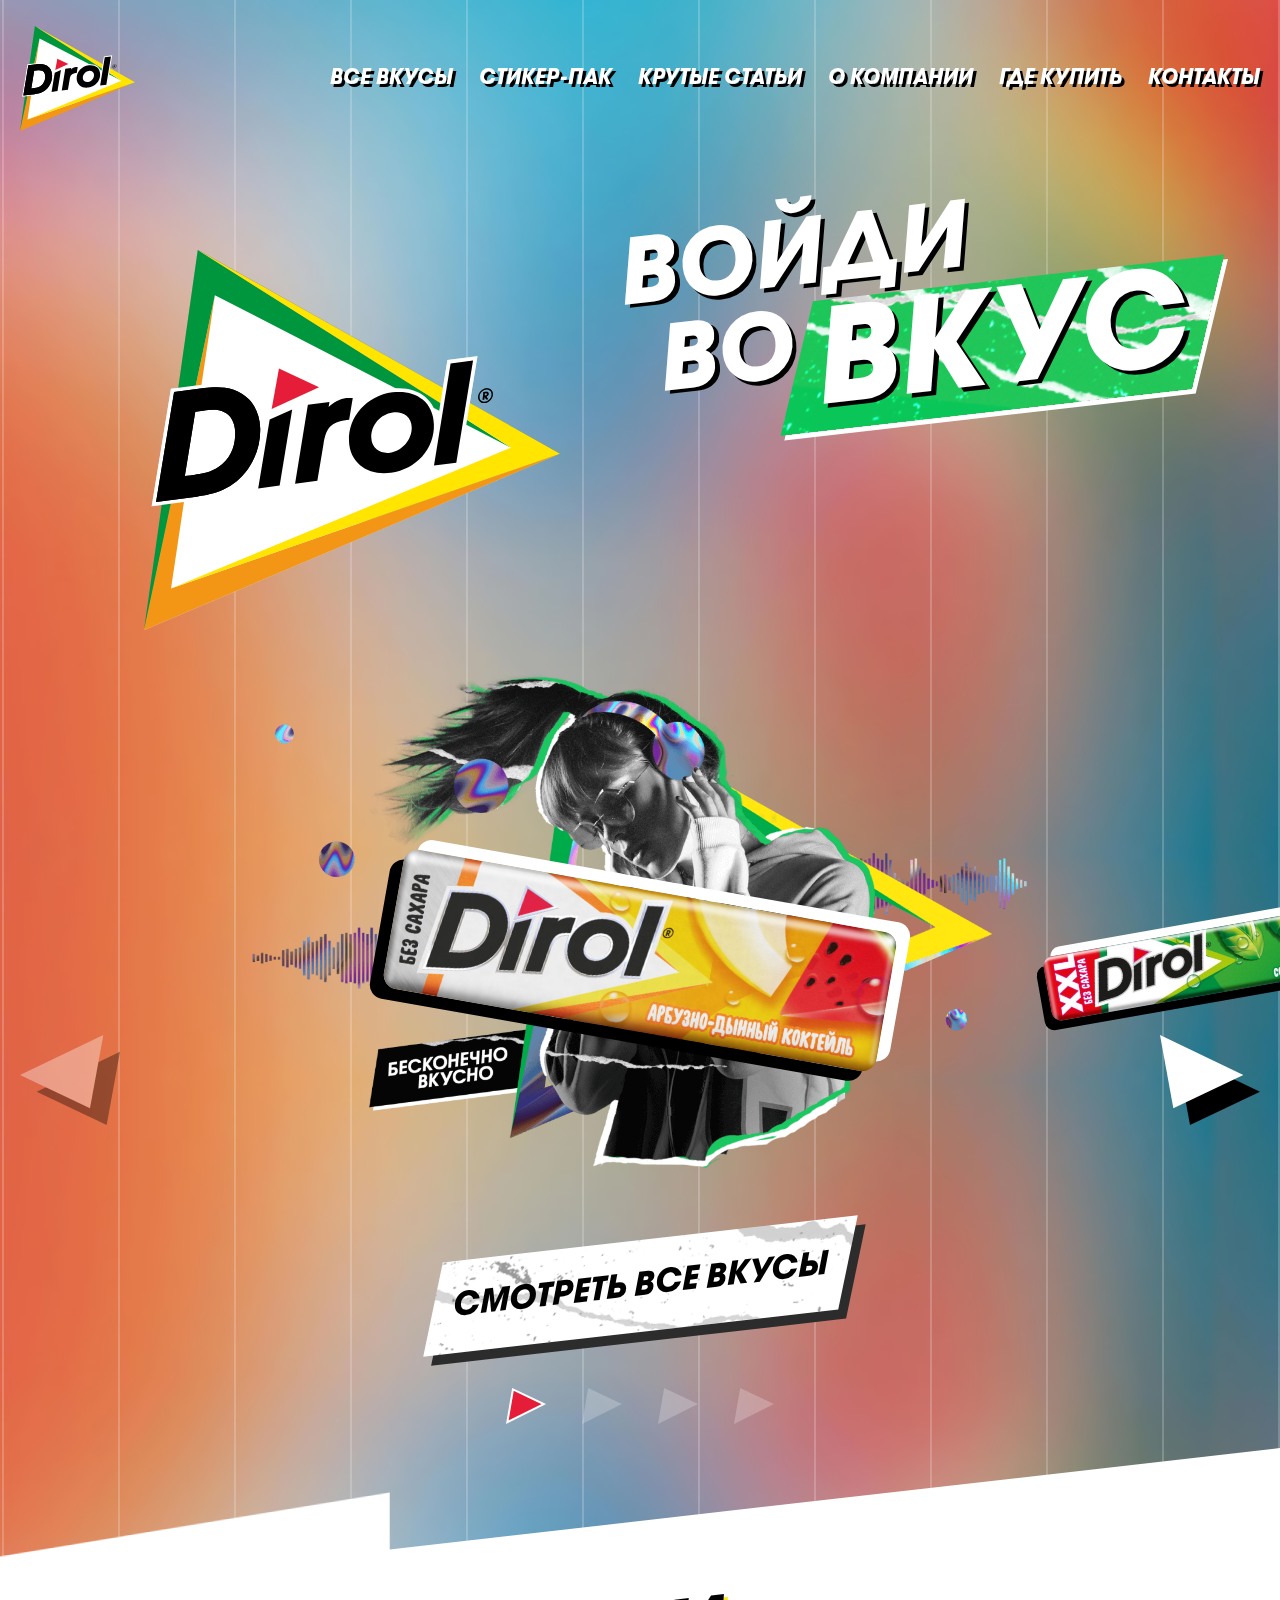
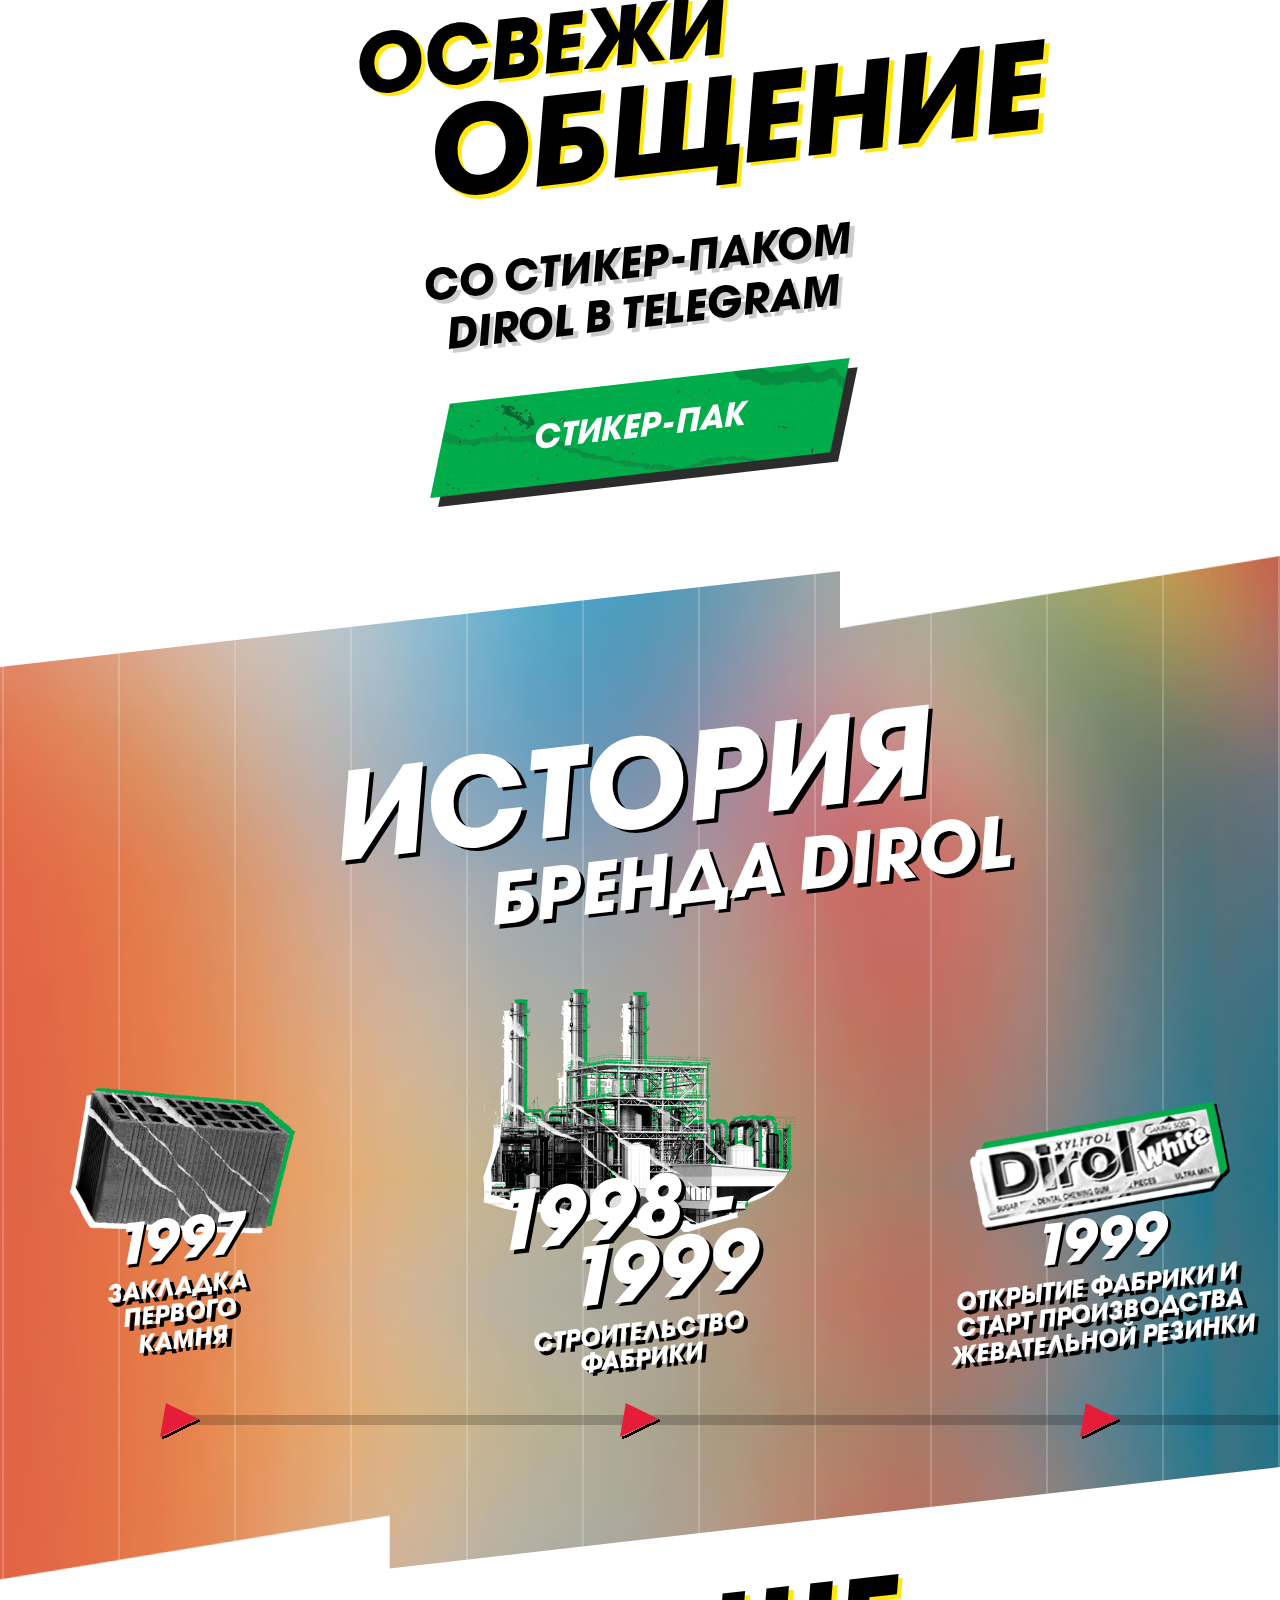
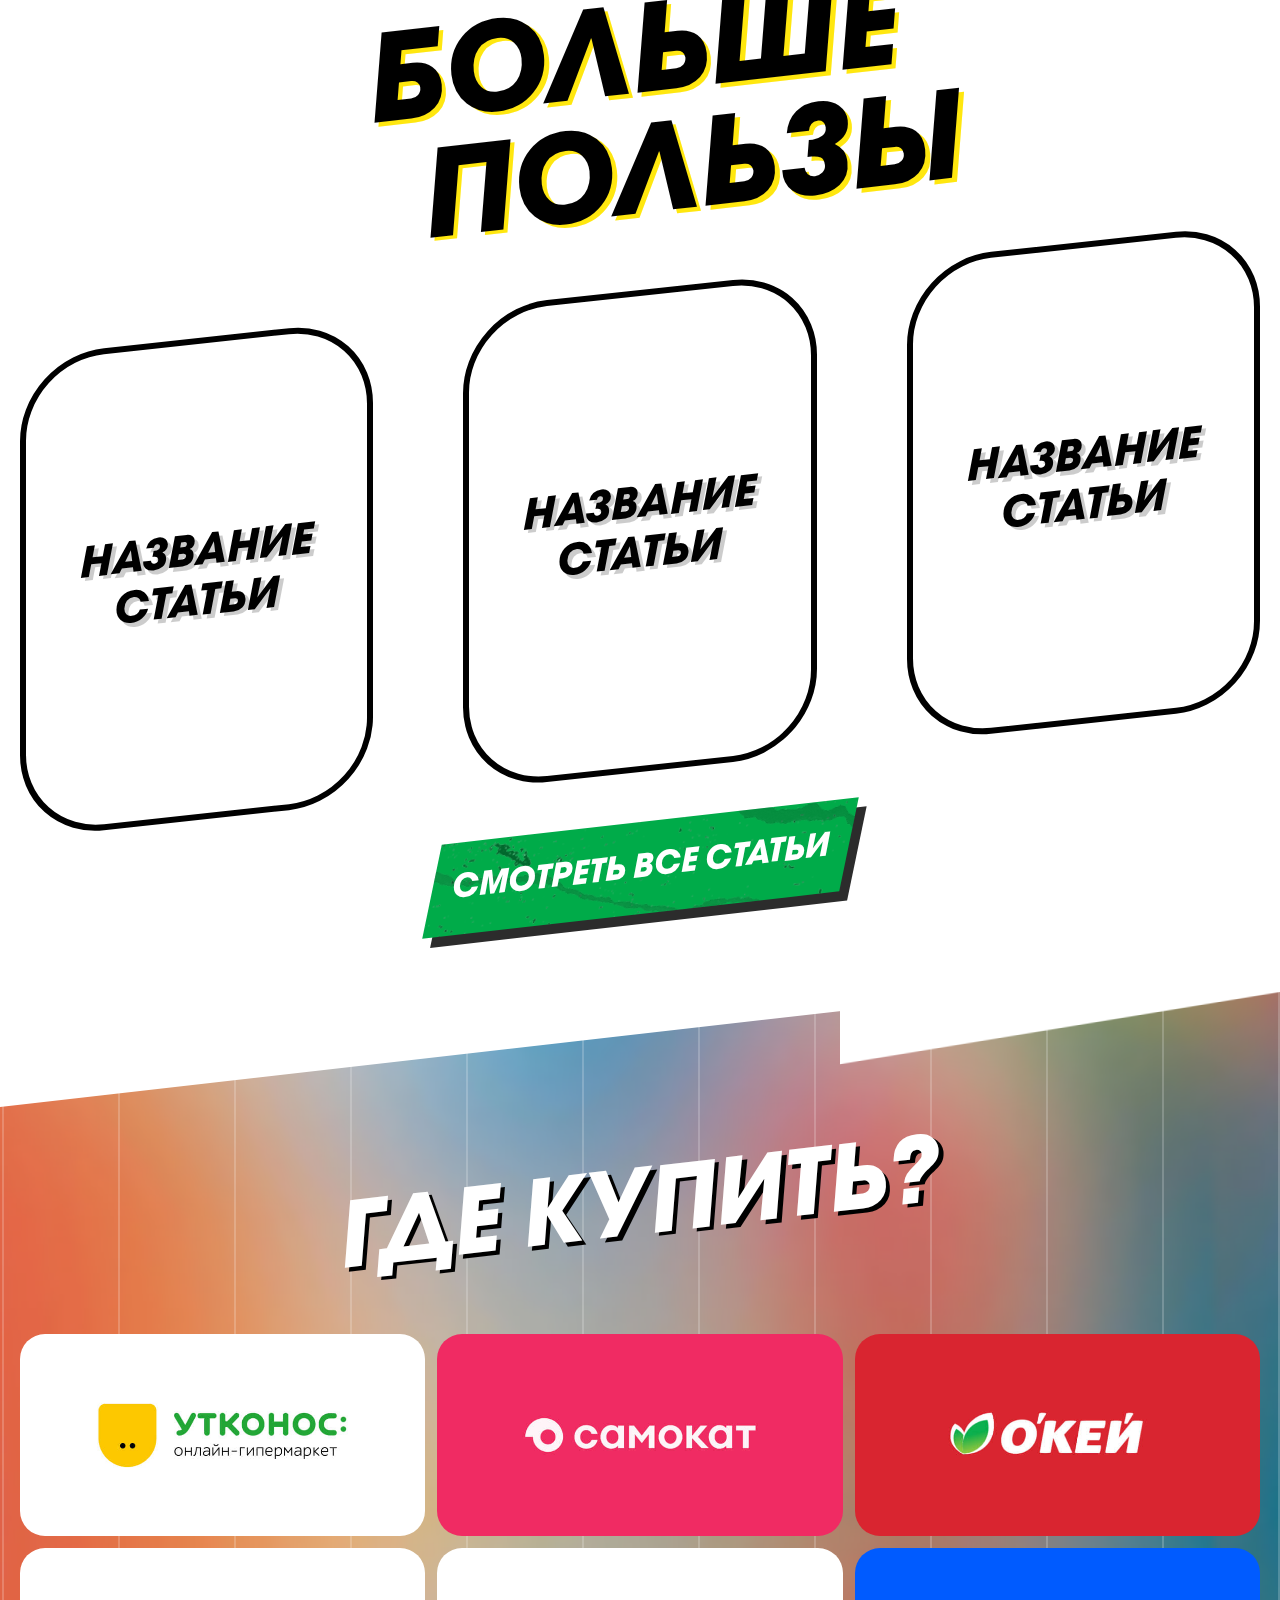
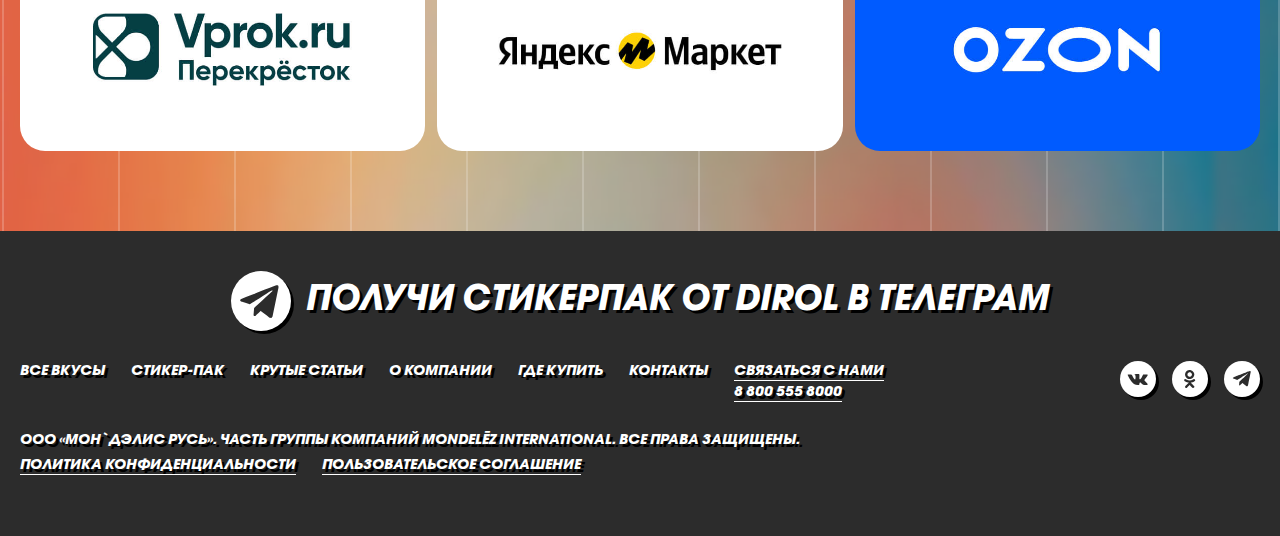
<file: index.html>
<!DOCTYPE html>
<html lang="ru">
  <head>
    <meta charset="UTF-8" />
    <meta http-equiv="X-UA-Compatible" content="IE=edge" />
    <meta name="viewport" content="width=device-width, initial-scale=1, viewport-fit=cover" />
    <meta name="description" content="Dirol" />
    <meta name="theme-color" content="#000000" />
    <link rel="shortcut icon" href="./assets/img/favicon.ico" type="image/x-icon" />
    <link rel="apple-touch-icon" href="./assets/img/icons/apple-touch-icon.png" />
    <link rel="apple-touch-icon" sizes="57x57" href="./assets/img/icons/apple-touch-icon-57x57.png" />
    <link rel="apple-touch-icon" sizes="72x72" href="./assets/img/icons/apple-touch-icon-72x72.png" />
    <link rel="apple-touch-icon" sizes="76x76" href="./assets/img/icons/apple-touch-icon-76x76.png" />
    <link rel="apple-touch-icon" sizes="114x114" href="./assets/img/icons/apple-touch-icon-114x114.png" />
    <link rel="apple-touch-icon" sizes="120x120" href="./assets/img/icons/apple-touch-icon-120x120.png" />
    <link rel="apple-touch-icon" sizes="144x144" href="./assets/img/icons/apple-touch-icon-144x144.png" />
    <link rel="apple-touch-icon" sizes="152x152" href="./assets/img/icons/apple-touch-icon-152x152.png" />
    <link rel="apple-touch-icon" sizes="180x180" href="./assets/img/icons/apple-touch-icon-180x180.png" />
    <link rel="stylesheet" href="https://cdn.jsdelivr.net/npm/swiper@11/swiper-bundle.min.css" />
    <link rel="stylesheet" href="./assets/css/styles.css" />
    <title>Dirol</title>
  </head>
  <body class="body">
    <!--Preloader-->
    <div class="preloader">
      <div class="preloader__back">
        <img data-lazy data-src="./assets/img/svg/preloader.svg" alt="Dirol" />
      </div>
      <div class="preloader__front">
        <img data-lazy data-src="./assets/img/svg/dirol.svg" alt="Dirol" />
      </div>
    </div>

    <!-- Header -->
    <header class="header">
      <div class="container">
        <!--Logo-->
        <a href="./" class="logo">
          <img data-lazy data-src="./assets/img/hero/dirol.svg" alt="Dirol" />
        </a>
        <!--Navigation-->
        <div class="menu-backdrop" data-js="menu-backdrop">
          <div class="menu-body">
            <nav class="menu">
              <menu class="menu__list">
                <li><a href="./categorys.html" class="menu__link">ВСЕ ВКУСЫ</a></li>
                <li><a href="#sticker-pack" class="menu__link scrollto">СТИКЕР-ПАК</a></li>
                <li><a href="./blog.html" class="menu__link">КРУТЫЕ СТАТЬИ</a></li>
                <li><a href="#history" class="menu__link scrollto">О КОМПАНИИ</a></li>
                <li><a href="./markets.html" class="menu__link">ГДЕ КУПИТЬ</a></li>
                <li><a href="#footer" class="menu__link scrollto">КОНТАКТЫ</a></li>
              </menu>
            </nav>
          </div>
        </div>
        <!--Header buttons-->
        <button type="button" class="burger" data-js="burger"><span>Burger button</span></button>
      </div>
    </header>

    <main class="main" id="main">
      <!--Section--HERO-->
      <section class="section section--logo">
        <div class="container">
          <div class="dirol-logo">
            <img src="./assets/img/hero/dirol.svg" alt="Dirol" />
          </div>
          <div class="titleBox">
            <h1 class="title ta--l t--90">
              <span>Войди</span> <br />
              <span>во</span>
              <span class="t--130 green">вкус</span>
            </h1>
          </div>
        </div>
      </section>

      <!--Section--SLIDER-->
      <section class="section section--slider">
        <div class="container">
          <!-- <div class="titleBox">
            <h1 class="title ta--l t--90">
              <span>Войди</span> <br />
              <span>во</span>
              <span class="t--130 green">вкус</span>
            </h1>
          </div> -->
          <div class="swiper dirol-slider product--slider">
            <div class="slider-bg">
              <img src="./assets/img/main-slider.png" alt="Dirol" />
            </div>
            <div class="swiper-wrapper">
              <div class="swiper-slide">
                <a href="./product.html"> <img src="./assets/img/products/1.jpg" alt="Dirol" /> </a>
              </div>
              <div class="swiper-slide">
                <a href="./product.html"> <img src="./assets/img/products/22.jpg" alt="Dirol" /> </a>
              </div>
              <div class="swiper-slide">
                <a href="./product.html"> <img src="./assets/img/products/26.jpg" alt="Dirol" class="big" /> </a>
              </div>
              <div class="swiper-slide">
                <a href="./product.html"> <img src="./assets/img/products/28.png" alt="Dirol" class="no-border" /> </a>
              </div>
            </div>

            <div class="swiper-button-prev"></div>
            <div class="swiper-button-next"></div>
            <div class="button-wrapper ta--c">
              <a href="./categorys.html" class="button"><span>Смотреть все вкусы</span></a>
            </div>
            <div class="swiper-pagination"></div>
          </div>
        </div>
      </section>

      <!--Section--QUIZ-->
      <section class="section section--quiz white">
        <span class="anchor" id="sticker-pack"></span>
        <div class="white-bg"></div>
        <div class="container">
          <div class="collage">
            <div class="collage__lc"><img data-lazy data-src="./assets/img/tringle.png" alt="Dirol" /></div>
            <div class="collage__lb"><img data-lazy data-src="./assets/img/boy.png" alt="Dirol" /></div>
            <div class="collage__rt"><img data-lazy data-src="./assets/img/tringle.png" alt="Dirol" /></div>
            <div class="collage__rb"><img data-lazy data-src="./assets/img/girl.png" alt="Dirol" /></div>
          </div>
          <div class="titleBox">
            <h2 class="title">
              <span class="t--80">Освежи</span> <br />
              <span class="t--120">общение</span>
            </h2>
            <p class="t--42">со стикер-паком <br />DIROL в Telegram</p>
            <a href="./" class="button button--green"><span>Стикер-пак</span></a>
          </div>
        </div>
      </section>

      <!--Section--HISTORY-->
      <section class="section section--history">
        <span class="anchor" id="history"></span>
        <div class="container">
          <div class="titleBox">
            <h2 class="title ta--r t--120">
              <span>ИСТОРИЯ</span> <br />
              <span class="t--70">БРЕНДА DIROL</span>
            </h2>
          </div>

          <div class="swiper history">
            <div class="swiper-wrapper">
              <div class="swiper-slide">
                <article class="history__item">
                  <div class="history__image">
                    <img src="./assets/img/history/1.png" alt="Dirol" />
                  </div>
                  <h3>
                    <span>1997</span>
                  </h3>
                  <p>Закладка <br />первого <br />камня</p>
                </article>
              </div>
              <div class="swiper-slide">
                <article class="history__item">
                  <div class="history__image">
                    <img src="./assets/img/history/2.png" alt="Dirol" />
                  </div>
                  <h3>
                    <span>1998 - </span>
                    <span>1999</span>
                  </h3>
                  <p>Строительство <br />фабрики</p>
                </article>
              </div>
              <div class="swiper-slide">
                <article class="history__item">
                  <div class="history__image">
                    <img src="./assets/img/history/3.png" alt="Dirol" />
                  </div>
                  <h3>
                    <span>1999</span>
                  </h3>
                  <p>Открытие фабрики и <br />старт производства жевательной резинки</p>
                </article>
              </div>
              <div class="swiper-slide">
                <article class="history__item">
                  <div class="history__image">
                    <img src="./assets/img/history/4.png" alt="Dirol" />
                  </div>
                  <h3>
                    <span>2001</span>
                  </h3>
                  <p class="small">Получений награды "Международный проект года" от Американской ассоциации управления строительством.</p>
                </article>
              </div>
              <div class="swiper-slide">
                <article class="history__item">
                  <div class="history__image">
                    <img src="./assets/img/history/5.png" alt="Dirol" />
                  </div>
                  <h3>
                    <span>2005</span>
                  </h3>
                  <p class="small">Запуск системы фильтрации запахов с использованием экологически чистых технологий</p>
                </article>
              </div>
              <div class="swiper-slide">
                <article class="history__item">
                  <div class="history__image">
                    <img src="./assets/img/history/6.png" alt="Dirol" />
                  </div>
                  <h3>
                    <span>2003 -</span>
                    <span>2010</span>
                  </h3>
                  <p class="small">Запуск линеек Dirol с жидким центром, в конвертиках, в банках, в формате мультипак</p>
                </article>
              </div>
              <div class="swiper-slide">
                <article class="history__item">
                  <div class="history__image">
                    <img src="./assets/img/history/7.png" alt="Dirol" />
                  </div>
                  <h3>
                    <span>2010</span>
                  </h3>
                  <p>Запуск новой производственной упаковочной линии для Dirol Bottles и Senses</p>
                </article>
              </div>
              <div class="swiper-slide">
                <article class="history__item">
                  <div class="history__image">
                    <img src="./assets/img/history/8.png" alt="Dirol" />
                  </div>
                  <h3>
                    <span>2013</span>
                  </h3>
                  <p>Запуск <br />производства <br />Dirol X-Fresh</p>
                </article>
              </div>
              <div class="swiper-slide">
                <article class="history__item">
                  <div class="history__image">
                    <img src="./assets/img/history/9.png" alt="Dirol" />
                  </div>
                  <h3>
                    <span>2015 -</span>
                    <span>2018</span>
                  </h3>
                  <p>Запуск <br />Dirol Colors</p>
                </article>
              </div>
              <div class="swiper-slide">
                <article class="history__item">
                  <div class="history__image">
                    <img src="./assets/img/history/10.png" alt="Dirol" />
                  </div>
                  <h3>
                    <span>2023</span>
                  </h3>
                  <p>Бережливое <br />производство - валидация на Фазу 3</p>
                </article>
              </div>
            </div>
          </div>
        </div>
      </section>

      <!--Section--POSTS-->
      <section class="section section--posts white">
        <div class="white-bg"></div>
        <div class="container">
          <div class="collage">
            <div class="collage__lt"><img data-lazy data-src="./assets/img/tringle.png" alt="Dirol" /></div>
            <div class="collage__rc"><img data-lazy data-src="./assets/img/tringle.png" alt="Dirol" /></div>
            <div class="collage__rt"><img data-lazy data-src="./assets/img/posts.png" alt="Dirol" /></div>
          </div>
          <div class="titleBox">
            <h2 class="title t--120 ta--r">
              <span>Больше</span> <br />
              <span>Пользы</span>
            </h2>
          </div>
          <ul class="posts">
            <li>
              <a href="./post.html"><p class="t--42">Название статьи</p></a>
            </li>
            <li>
              <a href="./post.html"><p class="t--42">Название статьи</p></a>
            </li>
            <li>
              <a href="./post.html"><p class="t--42">Название статьи</p></a>
            </li>
          </ul>
          <div class="button-wrapper">
            <a href="./blog.html" class="button button--green"><span>Смотреть все статьи</span></a>
          </div>
        </div>
      </section>

      <!--Section--MARKETS-->
      <section class="section section--markets">
        <div class="container">
          <h2 class="title t--90">ГДЕ КУПИТЬ?</h2>
          <ul class="markets">
            <li>
              <a href="#" target="_blank"><img src="./assets/img/markets/1.jpg" alt="Dirol" /></a>
            </li>
            <li>
              <a href="#" target="_blank"><img src="./assets/img/markets/2.jpg" alt="Dirol" /></a>
            </li>
            <li>
              <a href="#" target="_blank"><img src="./assets/img/markets/3.jpg" alt="Dirol" /></a>
            </li>
            <li>
              <a href="#" target="_blank"><img src="./assets/img/markets/4.jpg" alt="Dirol" /></a>
            </li>
            <li>
              <a href="#"><img src="./assets/img/markets/5.jpg" alt="Dirol" /></a>
            </li>
            <li>
              <a href="#"><img src="./assets/img/markets/6.jpg" alt="Dirol" /></a>
            </li>
          </ul>
        </div>
      </section>
    </main>

    <!-- Footer -->
    <footer class="footer" id="footer">
      <div class="container">
        <a href="#" class="social-link social-link--big">
          <div class="social-link__icon">
            <svg viewBox="0 0 30 26" fill="none" xmlns="http://www.w3.org/2000/svg">
              <path
                d="M23.6297 25.3537C23.4898 25.3234 23.3467 25.3036 23.2107 25.2605C22.8483 25.1455 22.5241 24.9584 22.2208 24.7239C21.1752 23.9151 20.1237 23.1139 19.0745 22.3099C18.033 21.5117 16.9911 20.7139 15.951 19.914C15.8993 19.8743 15.8714 19.879 15.8272 19.922C14.7764 20.9424 13.7244 21.9613 12.6726 22.9805C12.4695 23.1773 12.2713 23.3798 12.0616 23.5689C11.7535 23.8469 11.4025 23.9549 11.0057 23.7861C10.7306 23.6692 10.5588 23.4419 10.4288 23.1785C10.4182 23.1568 10.4218 23.1259 10.424 23.0996C10.4753 22.4555 10.5279 21.8115 10.5792 21.1673C10.6244 20.6009 10.6683 20.0344 10.7135 19.468C10.7589 18.8992 10.8046 18.3305 10.8527 17.7619C10.8554 17.7297 10.8741 17.6914 10.8976 17.6696C11.7737 16.8555 12.6513 16.043 13.5285 15.2302C14.5193 14.3122 15.5099 13.3943 16.5006 12.4764C17.5765 11.4798 18.6526 10.4836 19.7284 9.48681C20.742 8.54745 21.7554 7.60779 22.7689 6.66814C23.4404 6.04566 24.113 5.4242 24.7822 4.79923C24.8661 4.721 24.9446 4.63105 25.0046 4.53333C25.1186 4.34786 25.0407 4.20869 24.826 4.19418C24.5709 4.1769 24.334 4.25249 24.1169 4.37423C23.8359 4.53157 23.5662 4.70957 23.2935 4.88171C22.4138 5.43695 21.535 5.99365 20.656 6.54977C19.6322 7.1973 18.6087 7.84483 17.5849 8.49222C16.6325 9.09463 15.6798 9.69674 14.7274 10.2992C13.8604 10.8475 12.9935 11.396 12.1266 11.9444C11.1781 12.5443 10.2297 13.1439 9.28135 13.7438C8.72783 14.094 8.17473 14.4448 7.61991 14.7928C7.58998 14.8115 7.54147 14.8215 7.50924 14.8111C6.75595 14.5691 6.00366 14.3235 5.25109 14.0789C4.04704 13.6874 2.84299 13.2961 1.63879 12.9047C1.41297 12.8313 1.18658 12.7602 0.961634 12.684C0.701855 12.5961 0.471579 12.4581 0.302758 12.2344C0.108031 11.9763 0.100403 11.6727 0.270519 11.3862C0.439916 11.1008 0.686887 10.8997 0.976458 10.7609C1.2597 10.6253 1.55488 10.5149 1.84704 10.3991C2.75505 10.0388 3.66392 9.68092 4.5725 9.32244C5.59507 8.91897 6.61792 8.5161 7.64035 8.11263C8.66738 7.70741 9.69412 7.30146 10.7211 6.89624C11.621 6.54112 12.5209 6.18688 13.4207 5.83177C14.3807 5.45292 15.3402 5.07319 16.3002 4.69434C17.2646 4.31358 18.2291 3.93341 19.1937 3.5528C20.2743 3.12649 21.3548 2.69988 22.4356 2.27356C23.4046 1.89119 24.3738 1.50927 25.3428 1.12705C26.0237 0.858511 26.7037 0.587339 27.3859 0.321879C27.7251 0.189736 28.0752 0.0962686 28.442 0.0981731C28.7755 0.0999311 29.0784 0.189589 29.3037 0.459297C29.4942 0.687545 29.5682 0.963259 29.6009 1.25392C29.6035 1.27765 29.6097 1.30109 29.6143 1.32453V1.82234C29.6102 1.83582 29.6043 1.84915 29.6025 1.86307C29.5745 2.06319 29.5573 2.26565 29.5178 2.46342C29.387 3.12004 29.248 3.77504 29.1126 4.43063C28.8486 5.70871 28.5851 6.98692 28.3214 8.26499C28.0576 9.54307 27.7938 10.8213 27.53 12.0994C27.2899 13.263 27.0499 14.4267 26.8101 15.5903C26.5152 17.0212 26.2206 18.4521 25.9257 19.8829C25.6681 21.1326 25.4107 22.3822 25.152 23.6316C25.0765 23.9955 24.9728 24.3502 24.7865 24.6738C24.6222 24.9595 24.4083 25.1902 24.0882 25.2935C24.0047 25.3204 23.917 25.3338 23.8312 25.3534H23.6298L23.6297 25.3537Z"
                fill="currentColor"
              />
            </svg>
          </div>

          <span>Получи стикерпак от Dirol в Телеграм</span>
        </a>
        <div class="footer__content">
          <div class="menu menu--footer">
            <ul class="menu__list">
              <li><a href="./categorys.html" class="menu__link">ВСЕ ВКУСЫ</a></li>
              <li><a href="#sticker-pack" class="menu__link scrollto">СТИКЕР-ПАК</a></li>
              <li><a href="./blog.html" class="menu__link">КРУТЫЕ СТАТЬИ</a></li>
              <li><a href="#history" class="menu__link scrollto">О КОМПАНИИ</a></li>
              <li><a href="./markets.html" class="menu__link">ГДЕ КУПИТЬ</a></li>
              <li><a href="#footer" class="menu__link scrollto">КОНТАКТЫ</a></li>
              <li>
                <a href="tel:88005558000" class="menu__link menu__link--underline">Связаться с нами <br />8 800 555 8000</a>
              </li>
            </ul>
          </div>

          <ul class="socials">
            <li>
              <a href="#" class="social-link">
                <div class="social-link__icon">
                  <svg width="20" height="11" viewBox="0 0 20 11" fill="none" xmlns="http://www.w3.org/2000/svg">
                    <path
                      d="M0.00195312 0.798252C0.117035 0.619032 0.288092 0.534139 0.50299 0.520933C0.607112 0.515273 0.710842 0.505839 0.816138 0.505462C1.66242 0.50018 2.50884 0.495905 3.35538 0.492635C3.79066 0.490371 4.07641 0.67563 4.26977 1.06426C4.77551 2.08072 5.29821 3.08926 5.83786 4.08988C6.06216 4.50755 6.35143 4.89128 6.7409 5.18935C6.8315 5.26044 6.93255 5.31817 7.04074 5.36065C7.28148 5.45158 7.46428 5.37461 7.58875 5.15841C7.77664 4.83544 7.79113 4.47511 7.83379 4.12157C7.93322 3.30018 7.92108 2.48331 7.74807 1.66908C7.64434 1.18235 7.33863 0.921257 6.85051 0.824667C6.60116 0.775617 6.58472 0.714115 6.76009 0.531121C6.95634 0.3174 7.22378 0.176358 7.51634 0.132305C8.64289 -0.0299367 9.77179 -0.0529484 10.8991 0.117594C11.4561 0.201734 11.6659 0.386989 11.716 1.02086C11.7552 1.50684 11.7121 1.99884 11.7067 2.48821C11.6988 3.14057 11.6828 3.79331 11.6898 4.44568C11.6944 4.63928 11.7333 4.83069 11.8049 5.01164C11.954 5.39498 12.2601 5.4512 12.5827 5.19388C13.1096 4.77318 13.4611 4.22231 13.8228 3.67861C14.3654 2.85187 14.8261 1.97769 15.1986 1.06765C15.4006 0.583188 15.4907 0.531877 16.0242 0.527726C17.0724 0.52018 18.1207 0.503577 19.169 0.497918C19.331 0.495737 19.4925 0.516198 19.6485 0.558664C19.9475 0.643558 20.0399 0.806554 19.9875 1.10123C19.9049 1.554 19.6868 1.96036 19.4199 2.32937C18.7384 3.26999 18.0307 4.19288 17.3355 5.12445C17.1789 5.33273 17.0196 5.53949 16.8861 5.76172C16.6583 6.13903 16.6943 6.47861 17.011 6.79328C17.469 7.24831 17.9504 7.68221 18.4127 8.13083C18.9188 8.62133 19.4027 9.12956 19.7702 9.72797C19.8461 9.85132 19.9052 9.98358 19.946 10.1215C20.0869 10.6086 19.8426 10.8716 19.3522 10.9187C18.9126 10.961 18.4679 10.9527 18.0256 10.9633C17.4529 10.9776 16.8803 10.9976 16.3076 10.998C15.8329 10.9983 15.3746 10.8309 15.0194 10.5275C14.6232 10.1955 14.2729 9.81286 13.9034 9.4514C13.6345 9.18729 13.3699 8.92054 13.0963 8.66133C13.0197 8.59336 12.933 8.53677 12.8391 8.49343C12.5972 8.37344 12.4195 8.40023 12.2159 8.57719C11.8613 8.8862 11.7763 9.30426 11.7227 9.73174C11.6992 9.91813 11.7012 10.1091 11.6887 10.2954C11.6628 10.6784 11.473 10.8965 11.0788 10.9274C9.36039 11.0625 7.73202 10.8652 6.25553 9.88153C5.27341 9.22691 4.47802 8.42475 3.7703 7.51469C2.25897 5.57081 1.09484 3.43978 0.0810238 1.22649C0.0555805 1.17065 0.0281801 1.11557 0.00273676 1.06011L0.00195312 0.798252Z"
                      fill="currentColor"
                    />
                  </svg>
                </div>
              </a>
            </li>
            <li>
              <a href="#" class="social-link">
                <div class="social-link__icon">
                  <svg width="11" height="18" viewBox="0 0 11 18" fill="none" xmlns="http://www.w3.org/2000/svg">
                    <path
                      d="M5.89298 -0.000406998C6.13817 0.045036 6.38587 0.0795562 6.62748 0.138033C8.46751 0.584361 9.84941 2.14598 10.0874 3.99153C10.4101 6.48596 8.63599 8.69541 6.16434 9.06423C3.64071 9.43975 1.2594 7.6784 0.91204 5.18044C0.827617 4.57814 0.866658 3.96533 1.02686 3.37807C1.18707 2.79082 1.4652 2.24099 1.84489 1.76096C2.22458 1.28092 2.69815 0.880385 3.23772 0.582913C3.7773 0.285442 4.37199 0.097051 4.98677 0.02883C5.0271 0.0214271 5.06686 0.0113053 5.10578 -0.00146484L5.89298 -0.000406998ZM3.23206 4.55833C3.23376 4.99796 3.36791 5.42726 3.6176 5.79205C3.86728 6.15684 4.22132 6.44079 4.63503 6.60809C5.04875 6.77538 5.50362 6.81852 5.94225 6.73206C6.38089 6.6456 6.78364 6.43342 7.0997 6.12228C7.41577 5.81114 7.63099 5.41498 7.7182 4.98378C7.80542 4.55258 7.76074 4.10566 7.58978 3.69939C7.41883 3.29311 7.12927 2.9457 6.75762 2.70096C6.38598 2.45623 5.9489 2.32514 5.50153 2.32423C5.20275 2.32278 4.90665 2.3796 4.63038 2.49141C4.35411 2.60322 4.10317 2.76779 3.89208 2.97558C3.68099 3.18338 3.51396 3.43028 3.40067 3.70196C3.28737 3.97365 3.23006 4.26472 3.23206 4.55833Z"
                      fill="currentColor"
                    />
                    <path
                      d="M4.58728 12.6886C4.27362 12.6407 3.98684 12.6012 3.70186 12.5522C2.56121 12.356 1.51949 11.94 0.619018 11.2094C0.35375 10.9938 0.103897 10.7676 0.0261095 10.4203C-0.158502 9.59457 0.668128 8.85938 1.48867 9.13204C1.71594 9.20742 1.92277 9.34657 2.13176 9.4681C4.37363 10.7715 6.61263 10.793 8.85988 9.47656C9.09324 9.33987 9.32912 9.1884 9.58506 9.11231C10.097 8.95977 10.5529 9.17466 10.8207 9.64072C11.1075 10.1434 11.0508 10.5707 10.6458 10.9628C9.76179 11.8174 8.68064 12.2838 7.48084 12.5145C7.1489 12.5787 6.81373 12.6259 6.44702 12.6861C6.49971 12.7474 6.53914 12.8006 6.58575 12.8464C7.48455 13.7362 8.38371 14.6254 9.28323 15.5138C9.4682 15.6966 9.65604 15.8766 9.83742 16.0626C10.297 16.5333 10.2923 17.1483 9.82918 17.6161C9.35385 18.0963 8.69857 18.1301 8.22144 17.6704C7.43855 16.9162 6.67106 16.1458 5.89712 15.3806C5.86128 15.3433 5.82256 15.3052 5.78421 15.2679C5.55479 15.0442 5.46374 15.0435 5.23647 15.2679C4.47938 16.0152 3.72265 16.7626 2.96628 17.5101C2.92446 17.5517 2.88216 17.5929 2.83938 17.6337C2.33322 18.1174 1.7145 18.1209 1.22268 17.6433C0.730861 17.1656 0.718315 16.5244 1.20942 16.0351C2.2264 15.022 3.2527 14.0184 4.27613 13.0102C4.37614 12.9123 4.47113 12.809 4.58728 12.6886Z"
                      fill="currentColor"
                    />
                  </svg>
                </div>
              </a>
            </li>
            <li>
              <a href="#" class="social-link">
                <div class="social-link__icon">
                  <svg width="18" height="16" viewBox="0 0 18 16" fill="none" xmlns="http://www.w3.org/2000/svg">
                    <path
                      d="M14.3779 15.2839C14.2932 15.2656 14.2067 15.2536 14.1243 15.2275C13.905 15.1579 13.7087 15.0447 13.5252 14.9027C12.8924 14.4132 12.256 13.9283 11.621 13.4417C10.9906 12.9586 10.36 12.4757 9.73047 11.9916C9.6992 11.9676 9.6823 11.9704 9.65556 11.9965C9.01959 12.614 8.38283 13.2307 7.74625 13.8476C7.62335 13.9667 7.5034 14.0892 7.37648 14.2037C7.18999 14.372 6.97753 14.4373 6.73738 14.3352C6.57092 14.2644 6.46691 14.1268 6.38825 13.9674C6.38181 13.9543 6.38398 13.9355 6.38529 13.9197C6.41639 13.5298 6.44818 13.14 6.47928 12.7501C6.50663 12.4074 6.5332 12.0645 6.56055 11.7217C6.58799 11.3774 6.61569 11.0332 6.64478 10.6891C6.64644 10.6696 6.65776 10.6464 6.67196 10.6332C7.20218 10.1405 7.73336 9.64873 8.26428 9.1568C8.86393 8.60121 9.46349 8.04562 10.0631 7.49011C10.7143 6.8869 11.3656 6.28396 12.0167 5.68067C12.6302 5.11213 13.2435 4.54342 13.8569 3.9747C14.2634 3.59795 14.6704 3.22182 15.0755 2.84357C15.1262 2.79622 15.1737 2.74178 15.21 2.68264C15.279 2.57038 15.2319 2.48615 15.1019 2.47737C14.9476 2.46691 14.8042 2.51266 14.6728 2.58634C14.5027 2.68157 14.3395 2.7893 14.1744 2.89349C13.642 3.22954 13.1101 3.56648 12.5781 3.90306C11.9585 4.29497 11.339 4.68688 10.7194 5.0787C10.1429 5.44331 9.56636 5.80773 8.98988 6.17233C8.46515 6.50422 7.9405 6.83619 7.41577 7.16807C6.84173 7.53116 6.2677 7.89408 5.69375 8.25718C5.35873 8.46909 5.02398 8.68145 4.68818 8.89204C4.67006 8.90339 4.64071 8.90942 4.62119 8.90312C4.16527 8.75664 3.70996 8.60803 3.25448 8.45996C2.52574 8.22304 1.797 7.98621 1.06817 7.74929C0.931503 7.70486 0.794484 7.66186 0.658335 7.61575C0.501106 7.56255 0.361735 7.47903 0.259558 7.34363C0.141702 7.1874 0.137085 7.00368 0.240046 6.83025C0.342571 6.65752 0.492047 6.53578 0.667307 6.45181C0.838734 6.36971 1.01739 6.30294 1.19422 6.2328C1.74378 6.01477 2.29386 5.79815 2.84377 5.58118C3.46267 5.33699 4.08174 5.09316 4.70055 4.84897C5.32215 4.60371 5.94357 4.35801 6.56517 4.11276C7.10976 3.89783 7.65444 3.68343 8.19904 3.4685C8.78004 3.2392 9.36079 3.00938 9.94179 2.78008C10.5255 2.54963 11.1093 2.31954 11.6931 2.08918C12.3471 1.83116 13.0011 1.57296 13.6552 1.31494C14.2417 1.08351 14.8282 0.852356 15.4147 0.621022C15.8268 0.458494 16.2384 0.29437 16.6513 0.133704C16.8566 0.0537257 17.0685 -0.00284437 17.2905 -0.00169169C17.4923 -0.000627674 17.6757 0.053637 17.812 0.216874C17.9274 0.355019 17.9721 0.521891 17.9919 0.697808C17.9935 0.712172 17.9972 0.726359 18 0.740546V1.04184C17.9976 1.05 17.994 1.05807 17.9929 1.06649C17.976 1.18761 17.9655 1.31015 17.9416 1.42985C17.8625 1.82726 17.7783 2.22369 17.6963 2.62048C17.5366 3.39402 17.3771 4.16764 17.2175 4.94118C17.0578 5.71472 16.8982 6.48834 16.7385 7.26188C16.5932 7.96617 16.4479 8.67046 16.3028 9.37474C16.1243 10.2408 15.946 11.1068 15.7675 11.9728C15.6116 12.7291 15.4559 13.4855 15.2992 14.2416C15.2536 14.4619 15.1908 14.6765 15.0781 14.8724C14.9786 15.0453 14.8492 15.185 14.6554 15.2475C14.6049 15.2638 14.5518 15.2719 14.4999 15.2837H14.378L14.3779 15.2839Z"
                      fill="currentColor"
                    />
                  </svg>
                </div>
              </a>
            </li>
          </ul>

          <div class="menu menu--footer">
            <p>ООО «Мон`дэлис Русь». Часть группы компаний Mondelēz International. Все права защищены.</p>
            <ul class="menu__list">
              <li><a href="./" class="menu__link menu__link--underline">Политика конфиденциальности</a></li>
              <li><a href="./" class="menu__link menu__link--underline">Пользовательское соглашение</a></li>
            </ul>
          </div>

          <a href="#" class="mondalez">
            <img data-lazy data-src="./assets/img/svg/mondalez.svg" alt="mondalez" />
          </a>
        </div>
      </div>
    </footer>

    <script src="https://cdn.jsdelivr.net/npm/swiper@11/swiper-bundle.min.js"></script>
    <script src="./assets/js/menu.js" type="module"></script>
    <script src="./assets/js/lazy-images.js" type="module"></script>
    <script src="./assets/js/scripts.js" type="module"></script>
  </body>
</html>
</file>
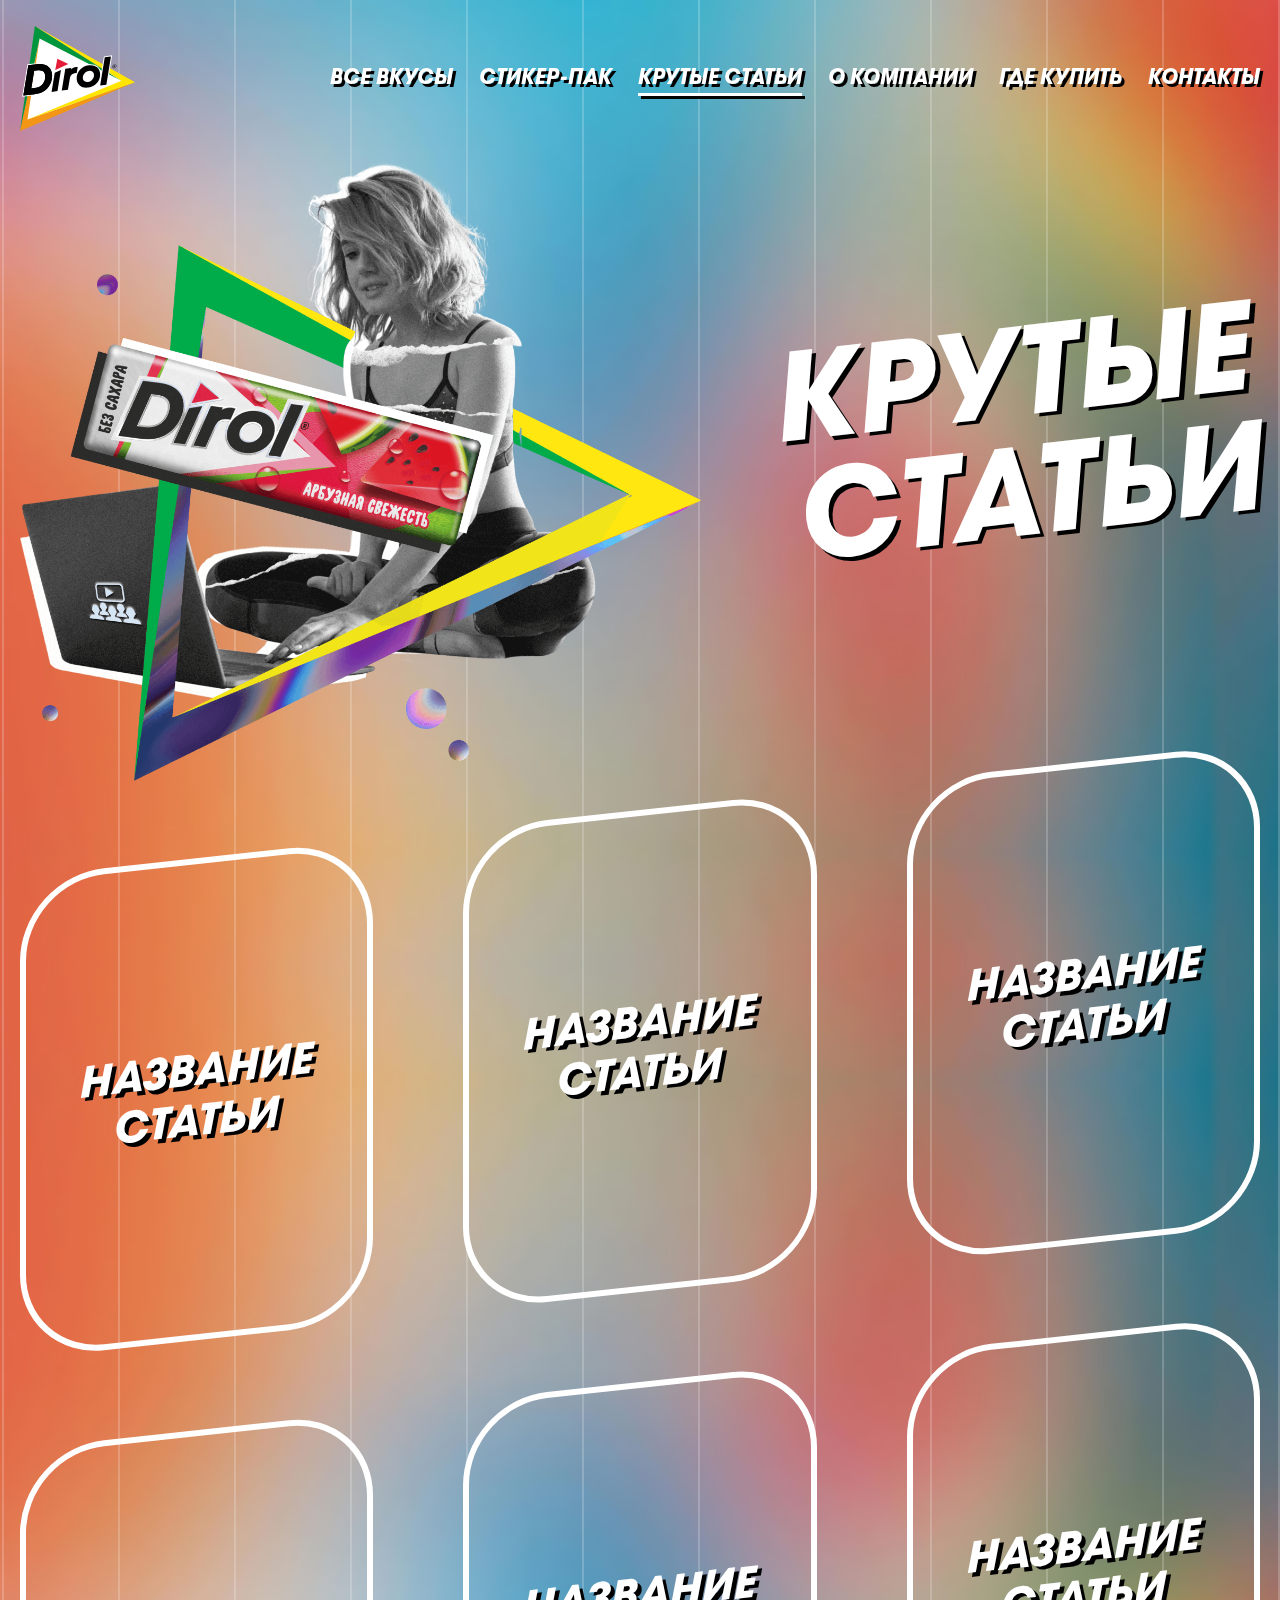
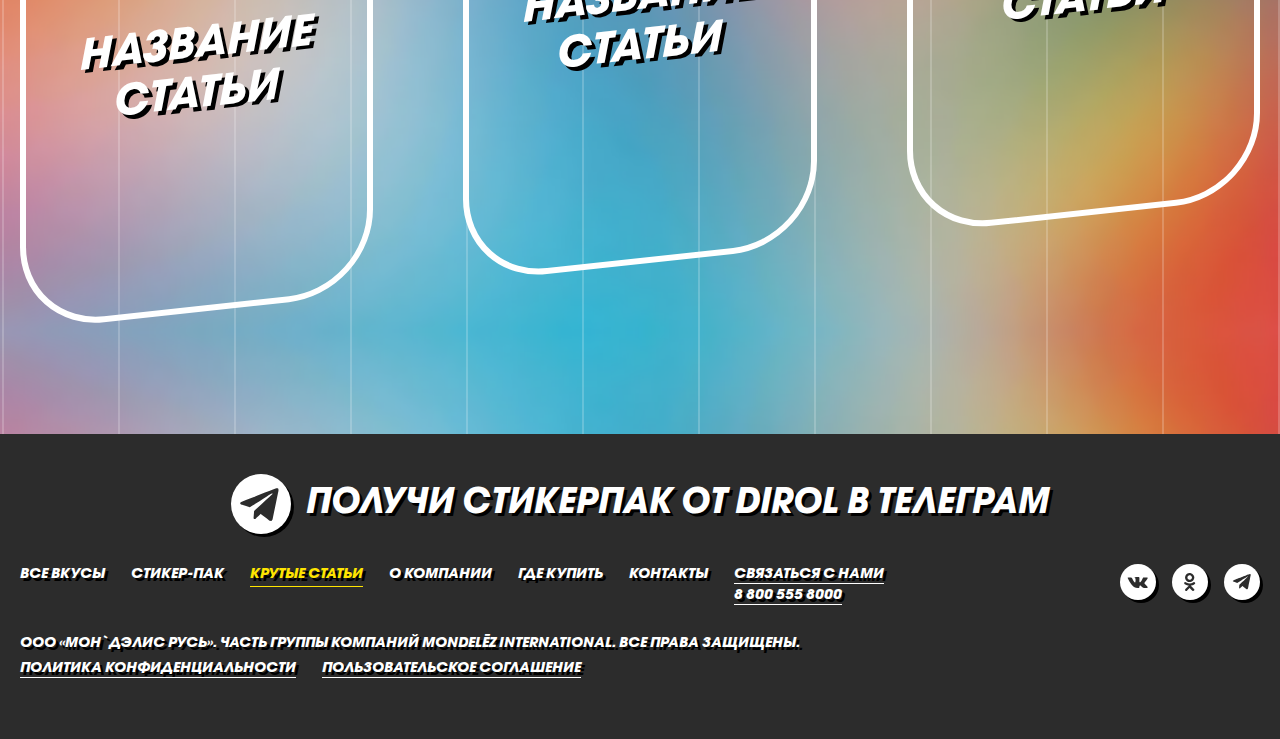
<file: blog.html>
<!DOCTYPE html>
<html lang="ru">
  <head>
    <meta charset="UTF-8" />
    <meta http-equiv="X-UA-Compatible" content="IE=edge" />
    <meta name="viewport" content="width=device-width, initial-scale=1, viewport-fit=cover" />
    <meta name="description" content="Dirol" />
    <meta name="theme-color" content="#000000" />
    <link rel="shortcut icon" href="./assets/img/favicon.ico" type="image/x-icon" />
    <link rel="apple-touch-icon" href="./assets/img/icons/apple-touch-icon.png" />
    <link rel="apple-touch-icon" sizes="57x57" href="./assets/img/icons/apple-touch-icon-57x57.png" />
    <link rel="apple-touch-icon" sizes="72x72" href="./assets/img/icons/apple-touch-icon-72x72.png" />
    <link rel="apple-touch-icon" sizes="76x76" href="./assets/img/icons/apple-touch-icon-76x76.png" />
    <link rel="apple-touch-icon" sizes="114x114" href="./assets/img/icons/apple-touch-icon-114x114.png" />
    <link rel="apple-touch-icon" sizes="120x120" href="./assets/img/icons/apple-touch-icon-120x120.png" />
    <link rel="apple-touch-icon" sizes="144x144" href="./assets/img/icons/apple-touch-icon-144x144.png" />
    <link rel="apple-touch-icon" sizes="152x152" href="./assets/img/icons/apple-touch-icon-152x152.png" />
    <link rel="apple-touch-icon" sizes="180x180" href="./assets/img/icons/apple-touch-icon-180x180.png" />
    <link rel="stylesheet" href="./assets/css/styles.css" />
    <title>Dirol | Blog</title>
  </head>
  <body class="body">
    <!--Preloader-->
    <div class="preloader">
      <div class="preloader__back">
        <img data-lazy data-src="./assets/img/svg/preloader.svg" alt="Dirol" />
      </div>
      <div class="preloader__front">
        <img data-lazy data-src="./assets/img/svg/dirol.svg" alt="Dirol" />
      </div>
    </div>

    <!-- Header -->
    <header class="header">
      <div class="container">
        <!--Logo-->
        <a href="./" class="logo">
          <img data-lazy data-src="./assets/img/hero/dirol.svg" alt="Dirol" />
        </a>
        <!--Navigation-->
        <div class="menu-backdrop" data-js="menu-backdrop">
          <div class="menu-body">
            <nav class="menu">
              <menu class="menu__list">
                <li><a href="./categorys.html" class="menu__link">ВСЕ ВКУСЫ</a></li>
                <li><a href="#sticker-pack" class="menu__link scrollto">СТИКЕР-ПАК</a></li>
                <li><a href="./blog.html" class="menu__link active">КРУТЫЕ СТАТЬИ</a></li>
                <li><a href="#history" class="menu__link scrollto">О КОМПАНИИ</a></li>
                <li><a href="./markets.html" class="menu__link">ГДЕ КУПИТЬ</a></li>
                <li><a href="#footer" class="menu__link scrollto">КОНТАКТЫ</a></li>
              </menu>
            </nav>
          </div>
        </div>
        <!--Header buttons-->
        <button type="button" class="burger" data-js="burger"><span>Burger button</span></button>
      </div>
    </header>

    <main class="main" id="main">
      <!--Section-HERO-->
      <section class="section section--hero">
        <div class="container">
          <div class="hero hero--row">
            <div class="hero__image">
              <img data-lazy data-src="./assets/img/blog.png" alt="Dirol" />
            </div>
            <div class="titleBox">
              <h1 class="title ta--r t--120">КРУТЫЕ СТАТЬИ</h1>
            </div>
          </div>
        </div>
      </section>

      <!--Section-QUIZ-->
      <section class="section section--posts">
        <div class="container">
          <ul class="posts">
            <li>
              <a href="./post.html"><p class="t--42">Название статьи</p></a>
            </li>
            <li>
              <a href="./post.html"><p class="t--42">Название статьи</p></a>
            </li>
            <li>
              <a href="./post.html"><p class="t--42">Название статьи</p></a>
            </li>
            <li>
              <a href="./post.html"><p class="t--42">Название статьи</p></a>
            </li>
            <li>
              <a href="./post.html"><p class="t--42">Название статьи</p></a>
            </li>
            <li>
              <a href="./post.html"><p class="t--42">Название статьи</p></a>
            </li>
          </ul>
        </div>
      </section>
    </main>

    <!-- Footer -->
    <footer class="footer" id="footer">
      <div class="container">
        <a href="#" class="social-link social-link--big">
          <div class="social-link__icon">
            <svg viewBox="0 0 30 26" fill="none" xmlns="http://www.w3.org/2000/svg">
              <path
                d="M23.6297 25.3537C23.4898 25.3234 23.3467 25.3036 23.2107 25.2605C22.8483 25.1455 22.5241 24.9584 22.2208 24.7239C21.1752 23.9151 20.1237 23.1139 19.0745 22.3099C18.033 21.5117 16.9911 20.7139 15.951 19.914C15.8993 19.8743 15.8714 19.879 15.8272 19.922C14.7764 20.9424 13.7244 21.9613 12.6726 22.9805C12.4695 23.1773 12.2713 23.3798 12.0616 23.5689C11.7535 23.8469 11.4025 23.9549 11.0057 23.7861C10.7306 23.6692 10.5588 23.4419 10.4288 23.1785C10.4182 23.1568 10.4218 23.1259 10.424 23.0996C10.4753 22.4555 10.5279 21.8115 10.5792 21.1673C10.6244 20.6009 10.6683 20.0344 10.7135 19.468C10.7589 18.8992 10.8046 18.3305 10.8527 17.7619C10.8554 17.7297 10.8741 17.6914 10.8976 17.6696C11.7737 16.8555 12.6513 16.043 13.5285 15.2302C14.5193 14.3122 15.5099 13.3943 16.5006 12.4764C17.5765 11.4798 18.6526 10.4836 19.7284 9.48681C20.742 8.54745 21.7554 7.60779 22.7689 6.66814C23.4404 6.04566 24.113 5.4242 24.7822 4.79923C24.8661 4.721 24.9446 4.63105 25.0046 4.53333C25.1186 4.34786 25.0407 4.20869 24.826 4.19418C24.5709 4.1769 24.334 4.25249 24.1169 4.37423C23.8359 4.53157 23.5662 4.70957 23.2935 4.88171C22.4138 5.43695 21.535 5.99365 20.656 6.54977C19.6322 7.1973 18.6087 7.84483 17.5849 8.49222C16.6325 9.09463 15.6798 9.69674 14.7274 10.2992C13.8604 10.8475 12.9935 11.396 12.1266 11.9444C11.1781 12.5443 10.2297 13.1439 9.28135 13.7438C8.72783 14.094 8.17473 14.4448 7.61991 14.7928C7.58998 14.8115 7.54147 14.8215 7.50924 14.8111C6.75595 14.5691 6.00366 14.3235 5.25109 14.0789C4.04704 13.6874 2.84299 13.2961 1.63879 12.9047C1.41297 12.8313 1.18658 12.7602 0.961634 12.684C0.701855 12.5961 0.471579 12.4581 0.302758 12.2344C0.108031 11.9763 0.100403 11.6727 0.270519 11.3862C0.439916 11.1008 0.686887 10.8997 0.976458 10.7609C1.2597 10.6253 1.55488 10.5149 1.84704 10.3991C2.75505 10.0388 3.66392 9.68092 4.5725 9.32244C5.59507 8.91897 6.61792 8.5161 7.64035 8.11263C8.66738 7.70741 9.69412 7.30146 10.7211 6.89624C11.621 6.54112 12.5209 6.18688 13.4207 5.83177C14.3807 5.45292 15.3402 5.07319 16.3002 4.69434C17.2646 4.31358 18.2291 3.93341 19.1937 3.5528C20.2743 3.12649 21.3548 2.69988 22.4356 2.27356C23.4046 1.89119 24.3738 1.50927 25.3428 1.12705C26.0237 0.858511 26.7037 0.587339 27.3859 0.321879C27.7251 0.189736 28.0752 0.0962686 28.442 0.0981731C28.7755 0.0999311 29.0784 0.189589 29.3037 0.459297C29.4942 0.687545 29.5682 0.963259 29.6009 1.25392C29.6035 1.27765 29.6097 1.30109 29.6143 1.32453V1.82234C29.6102 1.83582 29.6043 1.84915 29.6025 1.86307C29.5745 2.06319 29.5573 2.26565 29.5178 2.46342C29.387 3.12004 29.248 3.77504 29.1126 4.43063C28.8486 5.70871 28.5851 6.98692 28.3214 8.26499C28.0576 9.54307 27.7938 10.8213 27.53 12.0994C27.2899 13.263 27.0499 14.4267 26.8101 15.5903C26.5152 17.0212 26.2206 18.4521 25.9257 19.8829C25.6681 21.1326 25.4107 22.3822 25.152 23.6316C25.0765 23.9955 24.9728 24.3502 24.7865 24.6738C24.6222 24.9595 24.4083 25.1902 24.0882 25.2935C24.0047 25.3204 23.917 25.3338 23.8312 25.3534H23.6298L23.6297 25.3537Z"
                fill="currentColor"
              />
            </svg>
          </div>

          <span>Получи стикерпак от Dirol в Телеграм</span>
        </a>
        <div class="footer__content">
          <div class="menu menu--footer">
            <ul class="menu__list">
              <li><a href="./categorys.html" class="menu__link">ВСЕ ВКУСЫ</a></li>
              <li><a href="#sticker-pack" class="menu__link scrollto">СТИКЕР-ПАК</a></li>
              <li><a href="./blog.html" class="menu__link active">КРУТЫЕ СТАТЬИ</a></li>
              <li><a href="#history" class="menu__link scrollto">О КОМПАНИИ</a></li>
              <li><a href="./markets.html" class="menu__link">ГДЕ КУПИТЬ</a></li>
              <li><a href="#footer" class="menu__link scrollto">КОНТАКТЫ</a></li>
              <li>
                <a href="tel:88005558000" class="menu__link menu__link--underline">Связаться с нами <br />8 800 555 8000</a>
              </li>
            </ul>
          </div>

          <ul class="socials">
            <li>
              <a href="#" class="social-link">
                <div class="social-link__icon">
                  <svg width="20" height="11" viewBox="0 0 20 11" fill="none" xmlns="http://www.w3.org/2000/svg">
                    <path
                      d="M0.00195312 0.798252C0.117035 0.619032 0.288092 0.534139 0.50299 0.520933C0.607112 0.515273 0.710842 0.505839 0.816138 0.505462C1.66242 0.50018 2.50884 0.495905 3.35538 0.492635C3.79066 0.490371 4.07641 0.67563 4.26977 1.06426C4.77551 2.08072 5.29821 3.08926 5.83786 4.08988C6.06216 4.50755 6.35143 4.89128 6.7409 5.18935C6.8315 5.26044 6.93255 5.31817 7.04074 5.36065C7.28148 5.45158 7.46428 5.37461 7.58875 5.15841C7.77664 4.83544 7.79113 4.47511 7.83379 4.12157C7.93322 3.30018 7.92108 2.48331 7.74807 1.66908C7.64434 1.18235 7.33863 0.921257 6.85051 0.824667C6.60116 0.775617 6.58472 0.714115 6.76009 0.531121C6.95634 0.3174 7.22378 0.176358 7.51634 0.132305C8.64289 -0.0299367 9.77179 -0.0529484 10.8991 0.117594C11.4561 0.201734 11.6659 0.386989 11.716 1.02086C11.7552 1.50684 11.7121 1.99884 11.7067 2.48821C11.6988 3.14057 11.6828 3.79331 11.6898 4.44568C11.6944 4.63928 11.7333 4.83069 11.8049 5.01164C11.954 5.39498 12.2601 5.4512 12.5827 5.19388C13.1096 4.77318 13.4611 4.22231 13.8228 3.67861C14.3654 2.85187 14.8261 1.97769 15.1986 1.06765C15.4006 0.583188 15.4907 0.531877 16.0242 0.527726C17.0724 0.52018 18.1207 0.503577 19.169 0.497918C19.331 0.495737 19.4925 0.516198 19.6485 0.558664C19.9475 0.643558 20.0399 0.806554 19.9875 1.10123C19.9049 1.554 19.6868 1.96036 19.4199 2.32937C18.7384 3.26999 18.0307 4.19288 17.3355 5.12445C17.1789 5.33273 17.0196 5.53949 16.8861 5.76172C16.6583 6.13903 16.6943 6.47861 17.011 6.79328C17.469 7.24831 17.9504 7.68221 18.4127 8.13083C18.9188 8.62133 19.4027 9.12956 19.7702 9.72797C19.8461 9.85132 19.9052 9.98358 19.946 10.1215C20.0869 10.6086 19.8426 10.8716 19.3522 10.9187C18.9126 10.961 18.4679 10.9527 18.0256 10.9633C17.4529 10.9776 16.8803 10.9976 16.3076 10.998C15.8329 10.9983 15.3746 10.8309 15.0194 10.5275C14.6232 10.1955 14.2729 9.81286 13.9034 9.4514C13.6345 9.18729 13.3699 8.92054 13.0963 8.66133C13.0197 8.59336 12.933 8.53677 12.8391 8.49343C12.5972 8.37344 12.4195 8.40023 12.2159 8.57719C11.8613 8.8862 11.7763 9.30426 11.7227 9.73174C11.6992 9.91813 11.7012 10.1091 11.6887 10.2954C11.6628 10.6784 11.473 10.8965 11.0788 10.9274C9.36039 11.0625 7.73202 10.8652 6.25553 9.88153C5.27341 9.22691 4.47802 8.42475 3.7703 7.51469C2.25897 5.57081 1.09484 3.43978 0.0810238 1.22649C0.0555805 1.17065 0.0281801 1.11557 0.00273676 1.06011L0.00195312 0.798252Z"
                      fill="currentColor"
                    />
                  </svg>
                </div>
              </a>
            </li>
            <li>
              <a href="#" class="social-link">
                <div class="social-link__icon">
                  <svg width="11" height="18" viewBox="0 0 11 18" fill="none" xmlns="http://www.w3.org/2000/svg">
                    <path
                      d="M5.89298 -0.000406998C6.13817 0.045036 6.38587 0.0795562 6.62748 0.138033C8.46751 0.584361 9.84941 2.14598 10.0874 3.99153C10.4101 6.48596 8.63599 8.69541 6.16434 9.06423C3.64071 9.43975 1.2594 7.6784 0.91204 5.18044C0.827617 4.57814 0.866658 3.96533 1.02686 3.37807C1.18707 2.79082 1.4652 2.24099 1.84489 1.76096C2.22458 1.28092 2.69815 0.880385 3.23772 0.582913C3.7773 0.285442 4.37199 0.097051 4.98677 0.02883C5.0271 0.0214271 5.06686 0.0113053 5.10578 -0.00146484L5.89298 -0.000406998ZM3.23206 4.55833C3.23376 4.99796 3.36791 5.42726 3.6176 5.79205C3.86728 6.15684 4.22132 6.44079 4.63503 6.60809C5.04875 6.77538 5.50362 6.81852 5.94225 6.73206C6.38089 6.6456 6.78364 6.43342 7.0997 6.12228C7.41577 5.81114 7.63099 5.41498 7.7182 4.98378C7.80542 4.55258 7.76074 4.10566 7.58978 3.69939C7.41883 3.29311 7.12927 2.9457 6.75762 2.70096C6.38598 2.45623 5.9489 2.32514 5.50153 2.32423C5.20275 2.32278 4.90665 2.3796 4.63038 2.49141C4.35411 2.60322 4.10317 2.76779 3.89208 2.97558C3.68099 3.18338 3.51396 3.43028 3.40067 3.70196C3.28737 3.97365 3.23006 4.26472 3.23206 4.55833Z"
                      fill="currentColor"
                    />
                    <path
                      d="M4.58728 12.6886C4.27362 12.6407 3.98684 12.6012 3.70186 12.5522C2.56121 12.356 1.51949 11.94 0.619018 11.2094C0.35375 10.9938 0.103897 10.7676 0.0261095 10.4203C-0.158502 9.59457 0.668128 8.85938 1.48867 9.13204C1.71594 9.20742 1.92277 9.34657 2.13176 9.4681C4.37363 10.7715 6.61263 10.793 8.85988 9.47656C9.09324 9.33987 9.32912 9.1884 9.58506 9.11231C10.097 8.95977 10.5529 9.17466 10.8207 9.64072C11.1075 10.1434 11.0508 10.5707 10.6458 10.9628C9.76179 11.8174 8.68064 12.2838 7.48084 12.5145C7.1489 12.5787 6.81373 12.6259 6.44702 12.6861C6.49971 12.7474 6.53914 12.8006 6.58575 12.8464C7.48455 13.7362 8.38371 14.6254 9.28323 15.5138C9.4682 15.6966 9.65604 15.8766 9.83742 16.0626C10.297 16.5333 10.2923 17.1483 9.82918 17.6161C9.35385 18.0963 8.69857 18.1301 8.22144 17.6704C7.43855 16.9162 6.67106 16.1458 5.89712 15.3806C5.86128 15.3433 5.82256 15.3052 5.78421 15.2679C5.55479 15.0442 5.46374 15.0435 5.23647 15.2679C4.47938 16.0152 3.72265 16.7626 2.96628 17.5101C2.92446 17.5517 2.88216 17.5929 2.83938 17.6337C2.33322 18.1174 1.7145 18.1209 1.22268 17.6433C0.730861 17.1656 0.718315 16.5244 1.20942 16.0351C2.2264 15.022 3.2527 14.0184 4.27613 13.0102C4.37614 12.9123 4.47113 12.809 4.58728 12.6886Z"
                      fill="currentColor"
                    />
                  </svg>
                </div>
              </a>
            </li>
            <li>
              <a href="#" class="social-link">
                <div class="social-link__icon">
                  <svg width="18" height="16" viewBox="0 0 18 16" fill="none" xmlns="http://www.w3.org/2000/svg">
                    <path
                      d="M14.3779 15.2839C14.2932 15.2656 14.2067 15.2536 14.1243 15.2275C13.905 15.1579 13.7087 15.0447 13.5252 14.9027C12.8924 14.4132 12.256 13.9283 11.621 13.4417C10.9906 12.9586 10.36 12.4757 9.73047 11.9916C9.6992 11.9676 9.6823 11.9704 9.65556 11.9965C9.01959 12.614 8.38283 13.2307 7.74625 13.8476C7.62335 13.9667 7.5034 14.0892 7.37648 14.2037C7.18999 14.372 6.97753 14.4373 6.73738 14.3352C6.57092 14.2644 6.46691 14.1268 6.38825 13.9674C6.38181 13.9543 6.38398 13.9355 6.38529 13.9197C6.41639 13.5298 6.44818 13.14 6.47928 12.7501C6.50663 12.4074 6.5332 12.0645 6.56055 11.7217C6.58799 11.3774 6.61569 11.0332 6.64478 10.6891C6.64644 10.6696 6.65776 10.6464 6.67196 10.6332C7.20218 10.1405 7.73336 9.64873 8.26428 9.1568C8.86393 8.60121 9.46349 8.04562 10.0631 7.49011C10.7143 6.8869 11.3656 6.28396 12.0167 5.68067C12.6302 5.11213 13.2435 4.54342 13.8569 3.9747C14.2634 3.59795 14.6704 3.22182 15.0755 2.84357C15.1262 2.79622 15.1737 2.74178 15.21 2.68264C15.279 2.57038 15.2319 2.48615 15.1019 2.47737C14.9476 2.46691 14.8042 2.51266 14.6728 2.58634C14.5027 2.68157 14.3395 2.7893 14.1744 2.89349C13.642 3.22954 13.1101 3.56648 12.5781 3.90306C11.9585 4.29497 11.339 4.68688 10.7194 5.0787C10.1429 5.44331 9.56636 5.80773 8.98988 6.17233C8.46515 6.50422 7.9405 6.83619 7.41577 7.16807C6.84173 7.53116 6.2677 7.89408 5.69375 8.25718C5.35873 8.46909 5.02398 8.68145 4.68818 8.89204C4.67006 8.90339 4.64071 8.90942 4.62119 8.90312C4.16527 8.75664 3.70996 8.60803 3.25448 8.45996C2.52574 8.22304 1.797 7.98621 1.06817 7.74929C0.931503 7.70486 0.794484 7.66186 0.658335 7.61575C0.501106 7.56255 0.361735 7.47903 0.259558 7.34363C0.141702 7.1874 0.137085 7.00368 0.240046 6.83025C0.342571 6.65752 0.492047 6.53578 0.667307 6.45181C0.838734 6.36971 1.01739 6.30294 1.19422 6.2328C1.74378 6.01477 2.29386 5.79815 2.84377 5.58118C3.46267 5.33699 4.08174 5.09316 4.70055 4.84897C5.32215 4.60371 5.94357 4.35801 6.56517 4.11276C7.10976 3.89783 7.65444 3.68343 8.19904 3.4685C8.78004 3.2392 9.36079 3.00938 9.94179 2.78008C10.5255 2.54963 11.1093 2.31954 11.6931 2.08918C12.3471 1.83116 13.0011 1.57296 13.6552 1.31494C14.2417 1.08351 14.8282 0.852356 15.4147 0.621022C15.8268 0.458494 16.2384 0.29437 16.6513 0.133704C16.8566 0.0537257 17.0685 -0.00284437 17.2905 -0.00169169C17.4923 -0.000627674 17.6757 0.053637 17.812 0.216874C17.9274 0.355019 17.9721 0.521891 17.9919 0.697808C17.9935 0.712172 17.9972 0.726359 18 0.740546V1.04184C17.9976 1.05 17.994 1.05807 17.9929 1.06649C17.976 1.18761 17.9655 1.31015 17.9416 1.42985C17.8625 1.82726 17.7783 2.22369 17.6963 2.62048C17.5366 3.39402 17.3771 4.16764 17.2175 4.94118C17.0578 5.71472 16.8982 6.48834 16.7385 7.26188C16.5932 7.96617 16.4479 8.67046 16.3028 9.37474C16.1243 10.2408 15.946 11.1068 15.7675 11.9728C15.6116 12.7291 15.4559 13.4855 15.2992 14.2416C15.2536 14.4619 15.1908 14.6765 15.0781 14.8724C14.9786 15.0453 14.8492 15.185 14.6554 15.2475C14.6049 15.2638 14.5518 15.2719 14.4999 15.2837H14.378L14.3779 15.2839Z"
                      fill="currentColor"
                    />
                  </svg>
                </div>
              </a>
            </li>
          </ul>

          <div class="menu menu--footer">
            <p>ООО «Мон`дэлис Русь». Часть группы компаний Mondelēz International. Все права защищены.</p>
            <ul class="menu__list">
              <li><a href="./" class="menu__link menu__link--underline">Политика конфиденциальности</a></li>
              <li><a href="./" class="menu__link menu__link--underline">Пользовательское соглашение</a></li>
            </ul>
          </div>

          <a href="#" class="mondalez">
            <img data-lazy data-src="./assets/img/svg/mondalez.svg" alt="mondalez" />
          </a>
        </div>
      </div>
    </footer>

    <script src="./assets/js/menu.js" type="module"></script>
    <script src="./assets/js/lazy-images.js" type="module"></script>
    <script src="./assets/js/scripts.js" type="module"></script>
  </body>
</html>
</file>
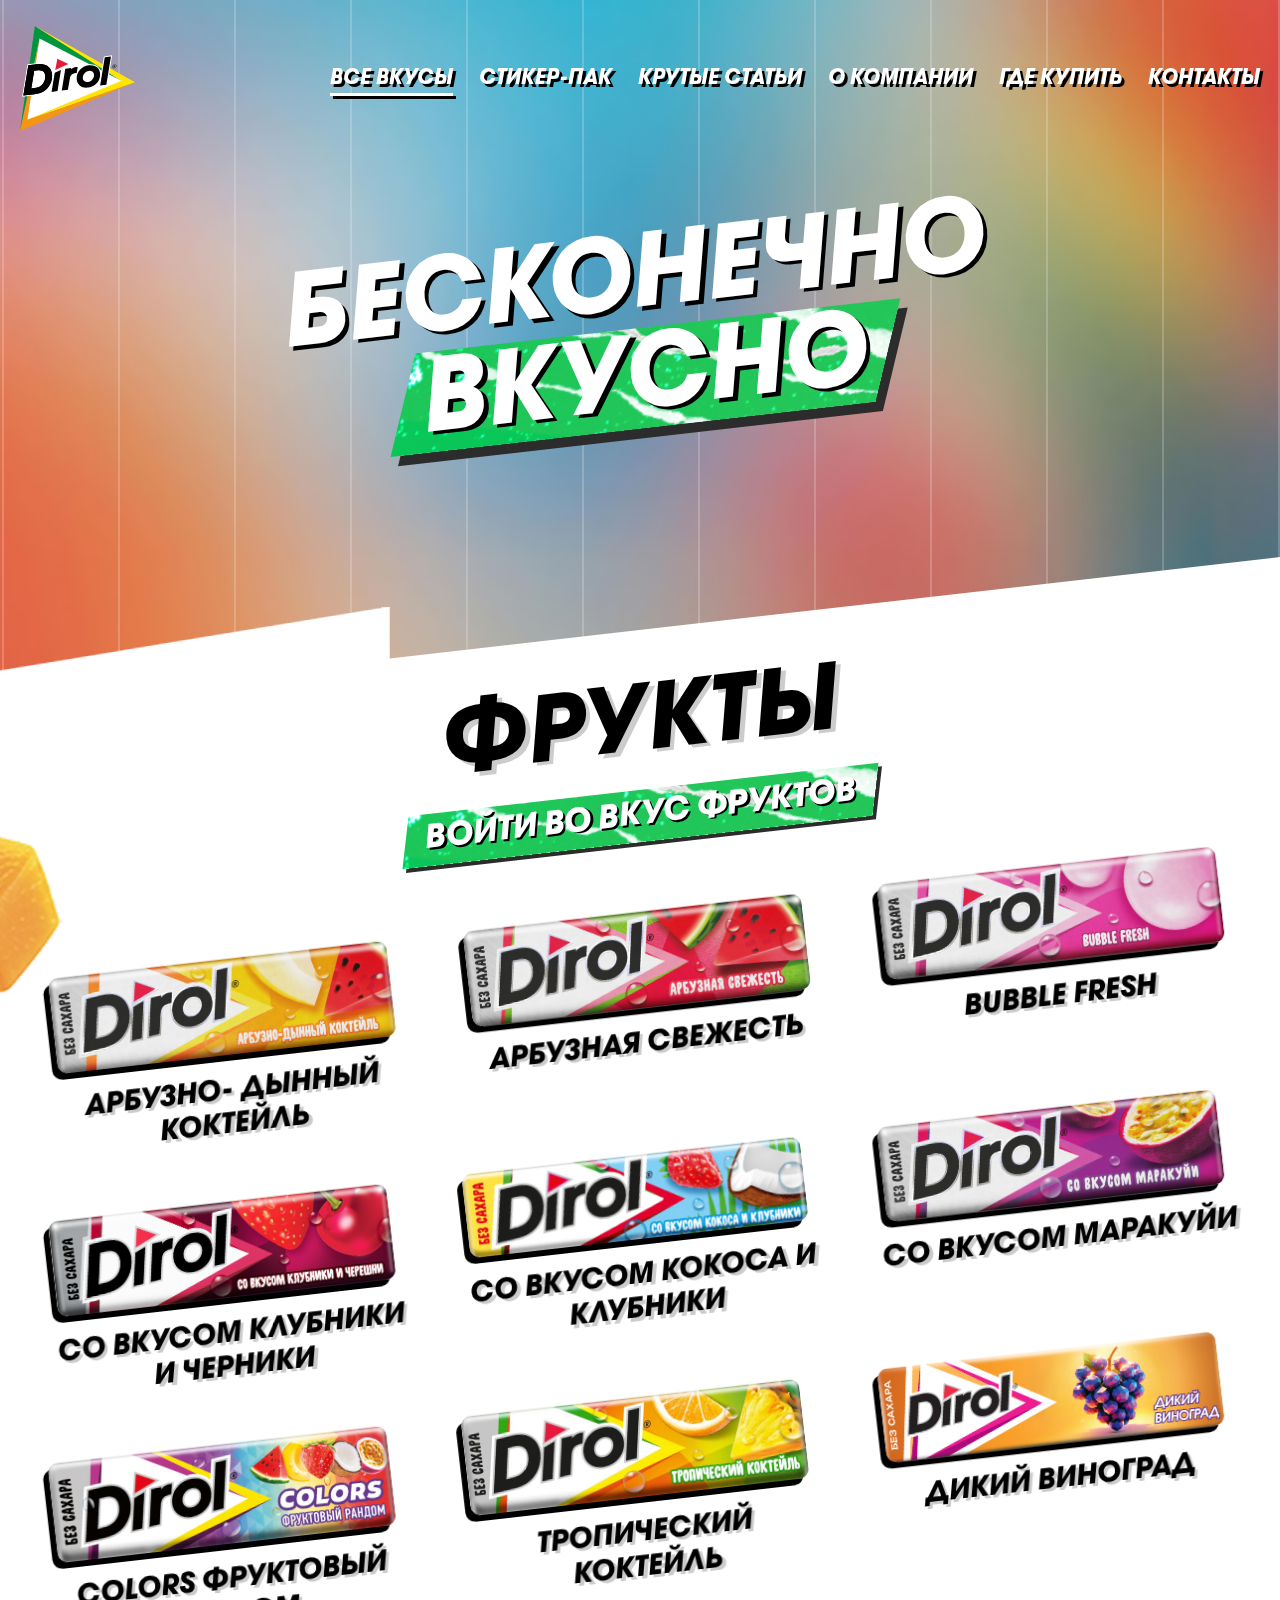
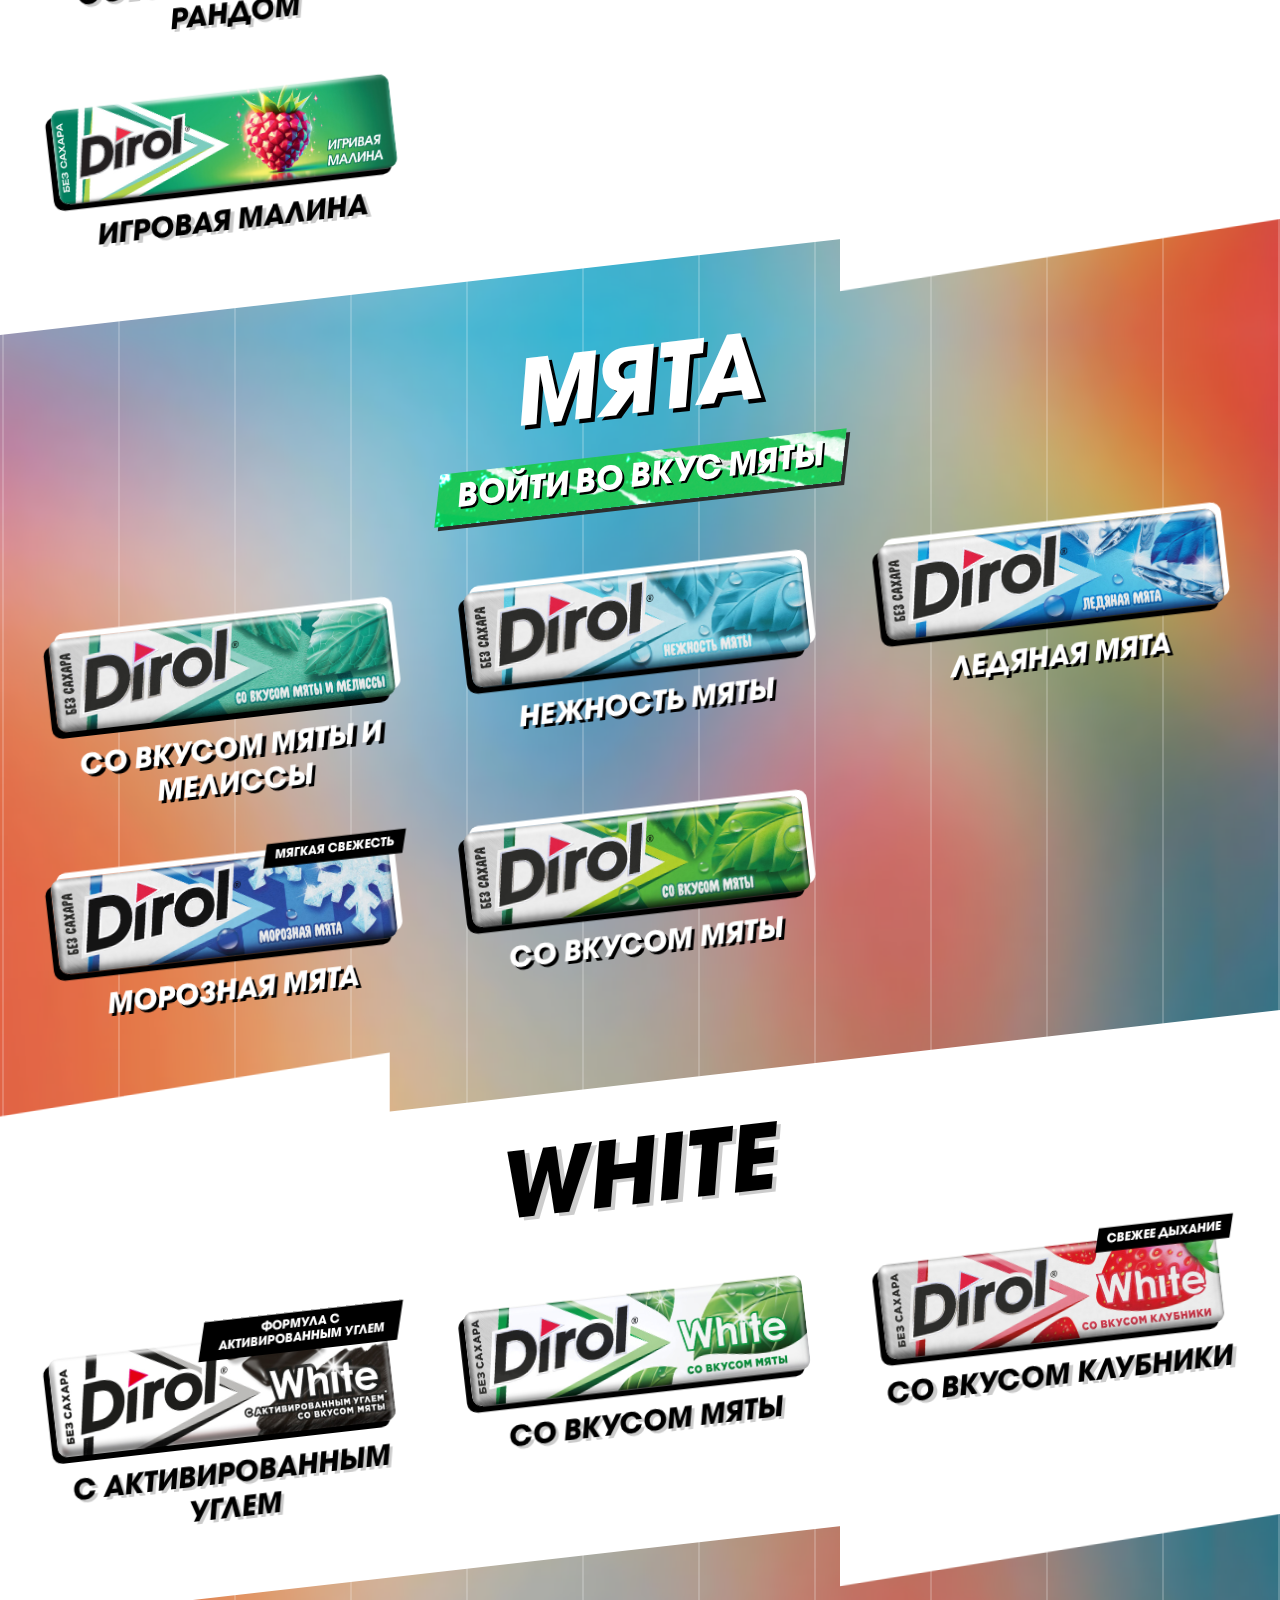
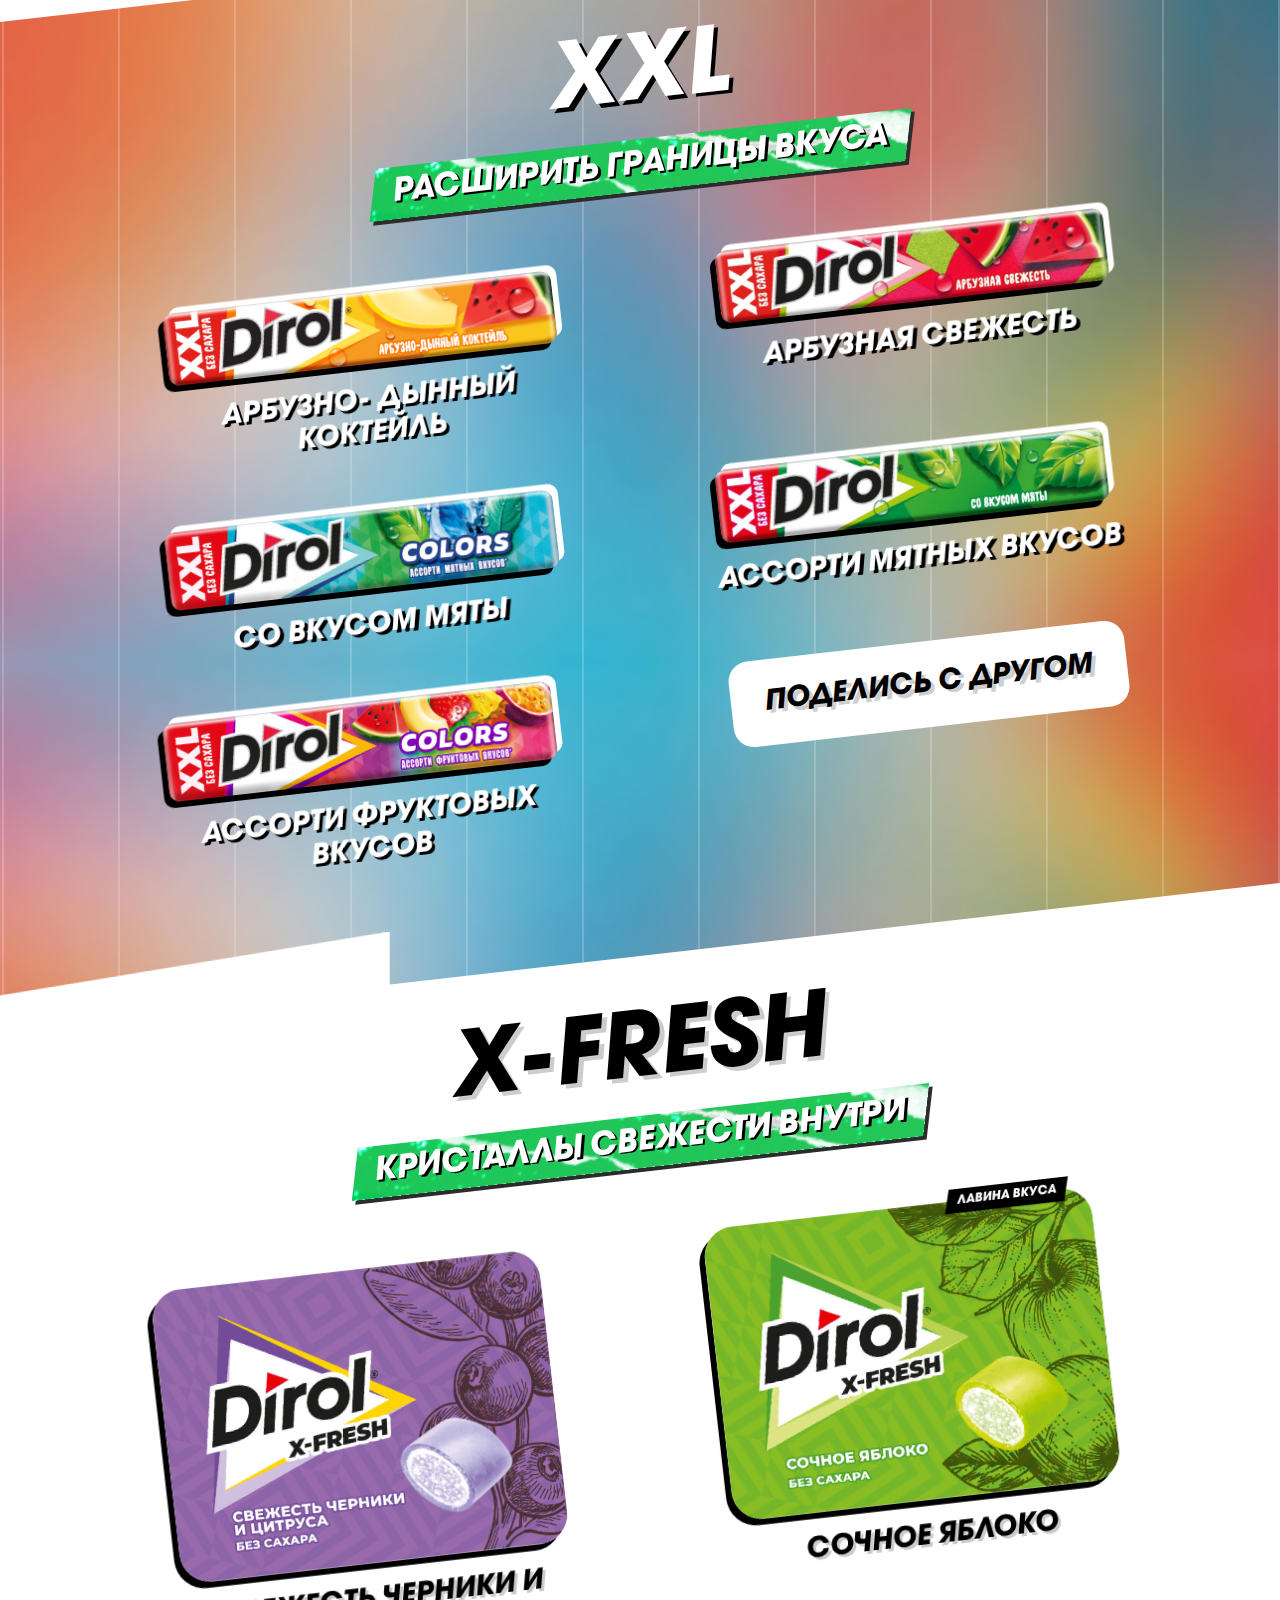
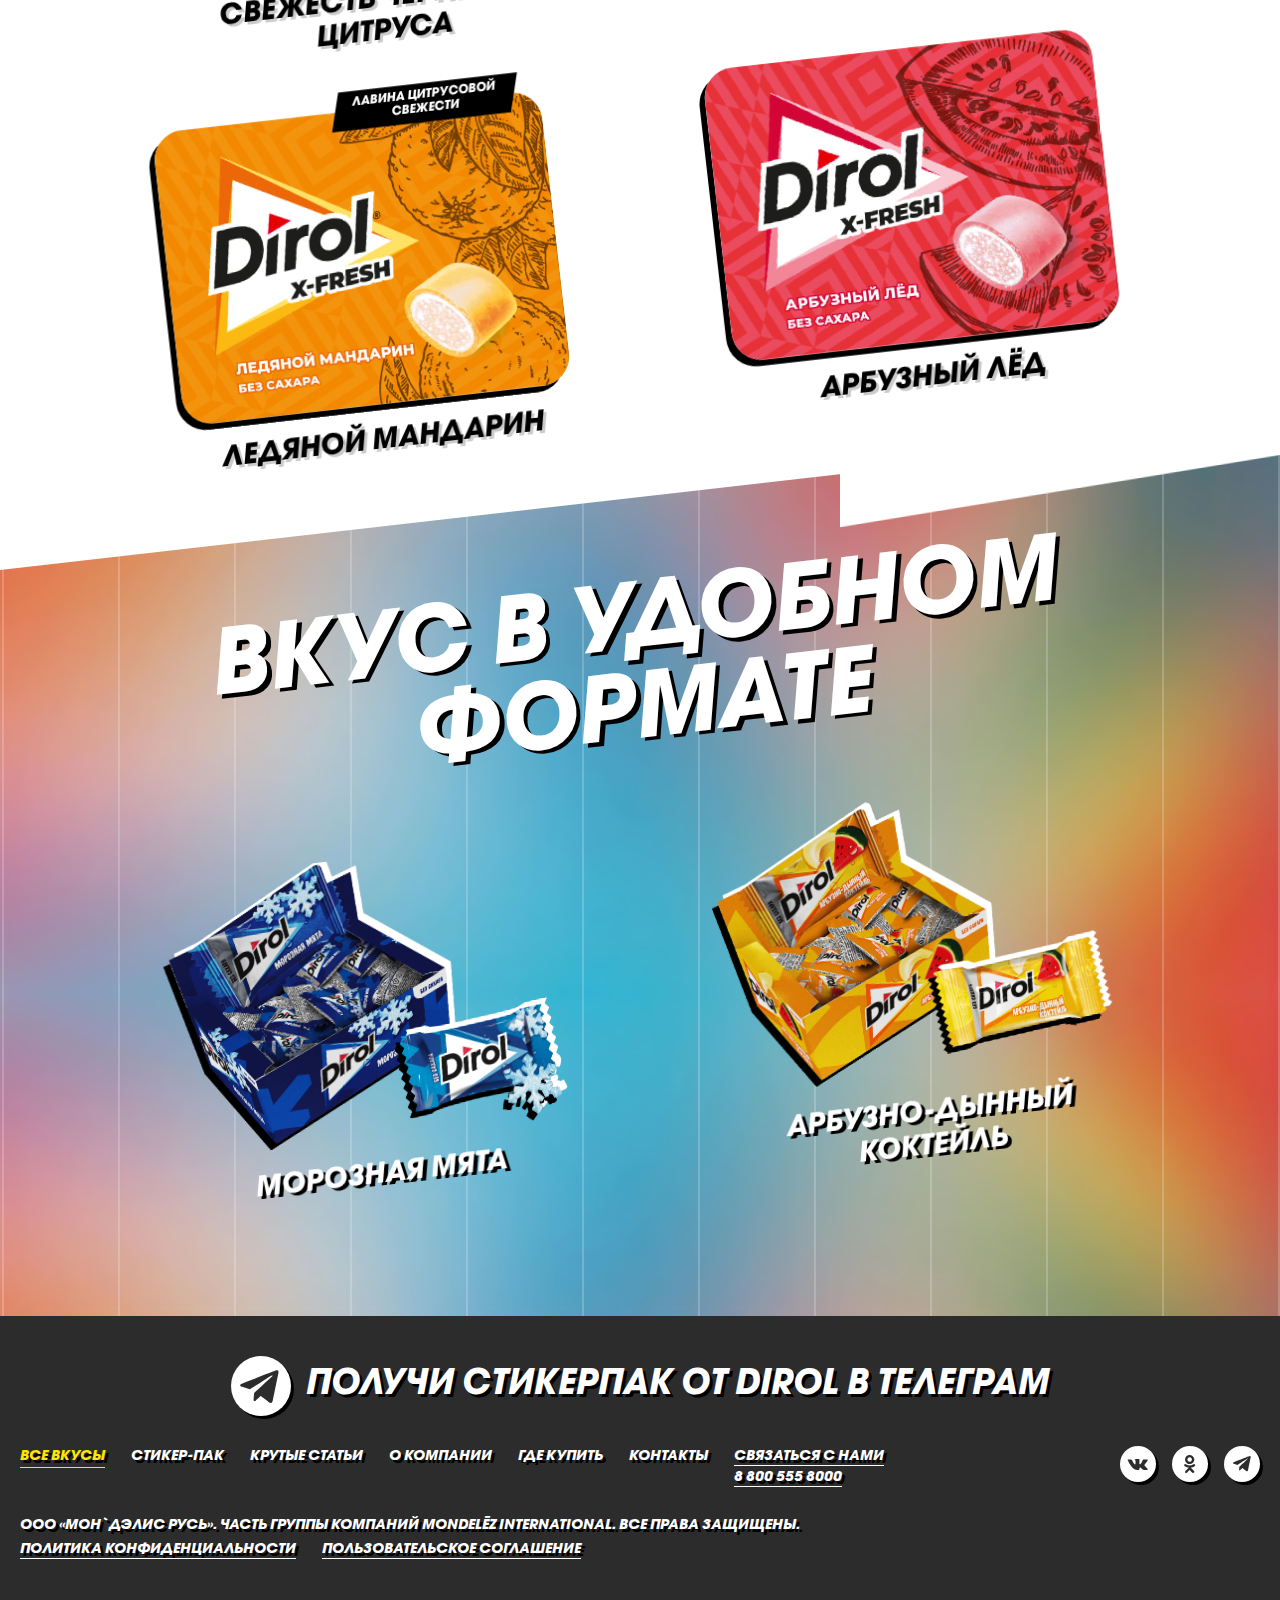
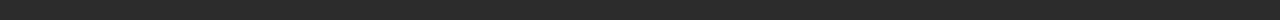
<file: categorys.html>
<!DOCTYPE html>
<html lang="ru">
  <head>
    <meta charset="UTF-8" />
    <meta http-equiv="X-UA-Compatible" content="IE=edge" />
    <meta name="viewport" content="width=device-width, initial-scale=1, viewport-fit=cover" />
    <meta name="description" content="Dirol" />
    <meta name="theme-color" content="#000000" />
    <link rel="shortcut icon" href="./assets/img/favicon.ico" type="image/x-icon" />
    <link rel="apple-touch-icon" href="./assets/img/icons/apple-touch-icon.png" />
    <link rel="apple-touch-icon" sizes="57x57" href="./assets/img/icons/apple-touch-icon-57x57.png" />
    <link rel="apple-touch-icon" sizes="72x72" href="./assets/img/icons/apple-touch-icon-72x72.png" />
    <link rel="apple-touch-icon" sizes="76x76" href="./assets/img/icons/apple-touch-icon-76x76.png" />
    <link rel="apple-touch-icon" sizes="114x114" href="./assets/img/icons/apple-touch-icon-114x114.png" />
    <link rel="apple-touch-icon" sizes="120x120" href="./assets/img/icons/apple-touch-icon-120x120.png" />
    <link rel="apple-touch-icon" sizes="144x144" href="./assets/img/icons/apple-touch-icon-144x144.png" />
    <link rel="apple-touch-icon" sizes="152x152" href="./assets/img/icons/apple-touch-icon-152x152.png" />
    <link rel="apple-touch-icon" sizes="180x180" href="./assets/img/icons/apple-touch-icon-180x180.png" />
    <link rel="stylesheet" href="https://cdn.jsdelivr.net/npm/swiper@11/swiper-bundle.min.css" />
    <link rel="stylesheet" href="./assets/css/styles.css" />
    <title>Dirol | Products</title>
  </head>
  <body class="body">
    <!--Preloader-->
    <div class="preloader">
      <div class="preloader__back">
        <img data-lazy data-src="./assets/img/svg/preloader.svg" alt="Dirol" />
      </div>
      <div class="preloader__front">
        <img data-lazy data-src="./assets/img/svg/dirol.svg" alt="Dirol" />
      </div>
    </div>

    <!-- Header -->
    <header class="header">
      <div class="container">
        <!--Logo-->
        <a href="./" class="logo">
          <img data-lazy data-src="./assets/img/hero/dirol.svg" alt="Dirol" />
        </a>
        <!--Navigation-->
        <div class="menu-backdrop" data-js="menu-backdrop">
          <div class="menu-body">
            <nav class="menu">
              <menu class="menu__list">
                <li><a href="./" class="menu__link active">ВСЕ ВКУСЫ</a></li>
                <li><a href="#sticker-pack" class="menu__link scrollto">СТИКЕР-ПАК</a></li>
                <li><a href="./blog.html" class="menu__link">КРУТЫЕ СТАТЬИ</a></li>
                <li><a href="#history" class="menu__link scrollto">О КОМПАНИИ</a></li>
                <li><a href="./markets.html" class="menu__link">ГДЕ КУПИТЬ</a></li>
                <li><a href="#footer" class="menu__link scrollto">КОНТАКТЫ</a></li>
              </menu>
            </nav>
          </div>
        </div>
        <!--Header buttons-->
        <button type="button" class="burger" data-js="burger"><span>Burger button</span></button>
      </div>
    </header>

    <main class="main" id="main">
      <!--Section-CATEGORYS-->
      <section class="section section--categorys">
        <div class="container">
          <!-- <div class="collage">
            <div class="collage__lt"><img data-lazy data-src="./assets/img/categorys_left.png" alt="Dirol" /></div>
            <div class="collage__lb"><img data-lazy data-src="./assets/img/boy.png" alt="Dirol" /></div>
            <div class="collage__rb"><img data-lazy data-src="./assets/img/categorys_right.png" alt="Dirol" /></div>
          </div> -->
          <div class="titleBox">
            <h2 class="title t--100 ta--c">
              Бесконечно<br />
              <span class="t--100 green">вкусно</span>
            </h2>
          </div>
        </div>
      </section>

      <!--Section ФРУКТЫ-->
      <section class="section section--category white category--fruits">
        <div class="white-bg"></div>
        <div class="container">
          <div class="collage">
            <div class="collage__lt"><img data-lazy data-src="./assets/img/categorys/1.png" alt="Dirol" /></div>
            <div class="collage__rc"><img data-lazy data-src="./assets/img/categorys/2.png" alt="Dirol" /></div>
            <div class="collage__cb"><img data-lazy data-src="./assets/img/categorys/3.png" alt="Dirol" /></div>
            <div class="collage__rb"><img data-lazy data-src="./assets/img/tringle.png" alt="Dirol" /></div>
          </div>

          <div class="titleBox">
            <h2 class="title t--90 ta--c">фрукты</h2>
            <p class="subtitle">войти во вкус фруктов</p>
          </div>

          <div class="swiper products col--3" data-js="product-slider">
            <div class="swiper-wrapper">
              <div class="swiper-slide">
                <article class="product">
                  <div class="thumbnail">
                    <a href="./product.html"><img src="./assets/img/products/1.jpg" alt="Dirol" /></a>
                  </div>
                  <h3>АРБУЗНО- ДЫННЫЙ КОКТЕЙЛЬ</h3>
                  <a href="./product.html" class="description">
                    <h4>АРБУЗНО- ДЫННЫЙ КОКТЕЙЛЬ</h4>
                    <p>
                      Жвачка Dirol Арбузно-дынный коктейль без сахара раскрывается в сочном и насыщенном вкусе, очищает дыхание без вреда для зубов.
                      Удобный размер позволяет взять его с собой в любой ситуации. Войди во вкус лета и яркого настроения вместе с Dirol!
                    </p>
                  </a>
                </article>
              </div>
              <div class="swiper-slide">
                <article class="product">
                  <div class="thumbnail">
                    <a href="./product.html"><img src="./assets/img/products/2.jpg" alt="Dirol" /></a>
                  </div>
                  <h3>АРБУЗНАЯ СВЕЖЕСТЬ</h3>
                  <a href="./product.html" class="description">
                    <h4>АРБУЗНАЯ СВЕЖЕСТЬ</h4>
                    <p>
                      Lorem, ipsum dolor sit amet consectetur adipisicing elit. Sequi eaque recusandae voluptatum alias id hic similique minus aperiam
                      consequuntur, mollitia magnam fuga nesciunt, optio totam corporis at quasi facere rerum?
                    </p>
                  </a>
                </article>
              </div>
              <div class="swiper-slide">
                <article class="product">
                  <div class="thumbnail">
                    <a href="./product.html"><img src="./assets/img/products/3.jpg" alt="Dirol" /></a>
                  </div>
                  <h3>BUBBLE FRESH</h3>
                  <a href="./product.html" class="description">
                    <h4>BUBBLE FRESH</h4>
                    <p>
                      Lorem ipsum dolor sit amet consectetur adipisicing elit. Laudantium fuga possimus voluptatibus quasi quibusdam neque voluptatem
                      ut, libero, et sapiente dolorem ipsa quam. Esse dolorum nulla illum maxime accusamus facilis?
                    </p>
                  </a>
                </article>
              </div>
              <div class="swiper-slide">
                <article class="product">
                  <div class="thumbnail">
                    <a href="./product.html"><img src="./assets/img/products/4.jpg" alt="Dirol" /></a>
                  </div>
                  <h3>СО ВКУСОМ КЛУБНИКИ И ЧЕРНИКИ</h3>
                  <a href="./product.html" class="description">
                    <h4>СО ВКУСОМ КЛУБНИКИ И ЧЕРНИКИ</h4>
                    <p>
                      Lorem, ipsum dolor sit amet consectetur adipisicing elit. Laudantium dignissimos distinctio eum doloremque eligendi maxime, ab
                      recusandae amet enim iste nam earum obcaecati officia unde quis. Magnam tempore necessitatibus est!
                    </p>
                  </a>
                </article>
              </div>
              <div class="swiper-slide">
                <article class="product">
                  <div class="thumbnail">
                    <a href="./product.html"><img src="./assets/img/products/5.jpg" alt="Dirol" /></a>
                  </div>
                  <h3>СО ВКУСОМ КОКОСА И КЛУБНИКИ</h3>
                  <a href="./product.html" class="description">
                    <h4>СО ВКУСОМ КОКОСА И КЛУБНИКИ</h4>
                    <p>
                      Lorem ipsum dolor sit amet consectetur adipisicing elit. Eveniet delectus tempora minima, modi, dicta similique porro at
                      doloribus officiis inventore non voluptatum ipsum voluptates quos? Cum laborum ipsum repudiandae quae.
                    </p>
                  </a>
                </article>
              </div>
              <div class="swiper-slide">
                <article class="product">
                  <div class="thumbnail">
                    <a href="./product.html"><img src="./assets/img/products/6.jpg" alt="Dirol" /></a>
                  </div>
                  <h3>СО ВКУСОМ МАРАКУЙИ</h3>
                  <a href="./product.html" class="description">
                    <h4>СО ВКУСОМ МАРАКУЙИ</h4>
                    <p>
                      Lorem ipsum dolor sit amet consectetur adipisicing elit. Repudiandae blanditiis aut dolorum totam eveniet aperiam. Nostrum,
                      molestiae. Reiciendis atque facilis tempora rerum veniam quisquam dicta vitae corrupti dolorem. Dolore, eius.
                    </p>
                  </a>
                </article>
              </div>
              <div class="swiper-slide">
                <article class="product">
                  <div class="thumbnail">
                    <a href="./product.html"><img src="./assets/img/products/7.jpg" alt="Dirol" /></a>
                  </div>
                  <h3>COLORS ФРУКТОВЫЙ РАНДОМ</h3>
                  <a href="./product.html" class="description">
                    <h4>COLORS ФРУКТОВЫЙ РАНДОМ</h4>
                    <p>
                      Lorem ipsum dolor sit amet consectetur adipisicing elit. Quibusdam reprehenderit, tempora odit natus, nihil harum, optio
                      voluptas iusto voluptatibus dolore magni exercitationem quas incidunt nulla unde a quam voluptatum illum.
                    </p>
                  </a>
                </article>
              </div>
              <div class="swiper-slide">
                <article class="product">
                  <div class="thumbnail">
                    <a href="./product.html"><img src="./assets/img/products/8.jpg" alt="Dirol" /></a>
                  </div>
                  <h3>ТРОПИЧЕСКИЙ КОКТЕЙЛЬ</h3>
                  <a href="./product.html" class="description">
                    <h4>ТРОПИЧЕСКИЙ КОКТЕЙЛЬ</h4>
                    <p>
                      Lorem ipsum dolor sit, amet consectetur adipisicing elit. Asperiores corporis nemo velit cumque ea et doloribus, quas dolor
                      neque est? Dolor et adipisci expedita laborum asperiores maxime repellendus praesentium molestiae.
                    </p>
                  </a>
                </article>
              </div>
              <div class="swiper-slide">
                <article class="product">
                  <div class="thumbnail">
                    <a href="./product.html"> <img src="./assets/img/products/9.jpg" alt="Dirol" /></a>
                  </div>
                  <h3>ДИКИЙ ВИНОГРАД</h3>
                  <a href="./product.html" class="description">
                    <h4>ДИКИЙ ВИНОГРАД</h4>
                    <p>
                      Ощути вкус дикого винограда и перенесись в яркое лето вместе с Dirol. Сочный вкус в сочетании с прохладой свежести и отсутсвием
                      сахара делают пачку Dirol еще более привлекательной. Войди во вкус спелых фруктов вместе с Dirol
                    </p>
                  </a>
                </article>
              </div>
              <div class="swiper-slide">
                <article class="product">
                  <div class="thumbnail">
                    <a href="./product.html"><img src="./assets/img/products/10.jpg" alt="Dirol" /></a>
                  </div>
                  <h3>ИГРОВАЯ МАЛИНА</h3>
                  <a href="./product.html" class="description">
                    <h4>ИГРОВАЯ МАЛИНА</h4>
                    <p>
                      Попробуй Dirol со вкусом малины! Яркие нотки лета в формате подушечки жвачки подарят ощущение малиновой свежести и сочности. В
                      составе нет сахара. Войди в ягодные вкусы вместе с Dirol.
                    </p>
                  </a>
                </article>
              </div>
            </div>
            <div class="swiper-button-prev"></div>
            <div class="swiper-button-next"></div>
            <div class="swiper-pagination"></div>
          </div>
        </div>
      </section>

      <!--Section МЯТА-->
      <section class="section section--category category--mint">
        <div class="container">
          <div class="collage">
            <div class="collage__lt"><img data-lazy data-src="./assets/img/categorys/4.png" alt="Dirol" /></div>
            <div class="collage__rc"><img data-lazy data-src="./assets/img/categorys/5.png" alt="Dirol" /></div>
          </div>

          <div class="titleBox">
            <h2 class="title t--90 ta--c">мята</h2>
            <p class="subtitle">войти во вкус МЯТЫ</p>
          </div>

          <div class="swiper products col--3" data-js="product-slider">
            <div class="swiper-wrapper">
              <div class="swiper-slide">
                <article class="product">
                  <div class="thumbnail">
                    <a href="./product.html"><img src="./assets/img/products/11.jpg" alt="Dirol" /></a>
                  </div>
                  <h3>СО ВКУСОМ МЯТЫ И МЕЛИССЫ</h3>
                  <a href="./product.html" class="description">
                    <h4>СО ВКУСОМ МЯТЫ И МЕЛИССЫ</h4>
                    <p>
                      Lorem ipsum dolor, sit amet consectetur adipisicing elit. Distinctio, odit veniam consequatur ad doloribus cumque ullam officiis
                      aspernatur magnam excepturi cupiditate omnis temporibus dolore ex ea sint iusto enim aperiam?
                    </p>
                  </a>
                </article>
              </div>
              <div class="swiper-slide">
                <article class="product">
                  <div class="thumbnail">
                    <a href="./product.html"><img src="./assets/img/products/12.jpg" alt="Dirol" /></a>
                  </div>
                  <h3>НЕЖНОСТЬ МЯТЫ</h3>
                  <a href="./product.html" class="description">
                    <h4>НЕЖНОСТЬ МЯТЫ</h4>
                    <p>
                      Lorem ipsum, dolor sit amet consectetur adipisicing elit. Molestias soluta qui voluptatum odio esse velit perspiciatis tempora
                      nobis illum consequatur, adipisci nisi et officia quo numquam est! Sed, dolore unde!
                    </p>
                  </a>
                </article>
              </div>
              <div class="swiper-slide">
                <article class="product">
                  <div class="thumbnail">
                    <a href="./product.html"><img src="./assets/img/products/13.jpg" alt="Dirol" /></a>
                  </div>
                  <h3>ЛЕДЯНАЯ МЯТА</h3>
                  <a href="./product.html" class="description">
                    <h4>ЛЕДЯНАЯ МЯТА</h4>
                    <p>
                      Lorem ipsum, dolor sit amet consectetur adipisicing elit. Molestias soluta qui voluptatum odio esse velit perspiciatis tempora
                      nobis illum consequatur, adipisci nisi et officia quo numquam est! Sed, dolore unde!
                    </p>
                  </a>
                </article>
              </div>
              <div class="swiper-slide">
                <article class="product">
                  <div class="thumbnail">
                    <a href="./product.html">
                      <div class="mark"><span>Мягкая свежесть</span></div>
                      <img src="./assets/img/products/14.jpg" alt="Dirol"
                    /></a>
                  </div>
                  <h3>МОРОЗНАЯ МЯТА</h3>
                  <a href="./product.html" class="description">
                    <h4>МОРОЗНАЯ МЯТА</h4>
                    <p>
                      Lorem ipsum, dolor sit amet consectetur adipisicing elit. Molestias soluta qui voluptatum odio esse velit perspiciatis tempora
                      nobis illum consequatur, adipisci nisi et officia quo numquam est! Sed, dolore unde!
                    </p>
                  </a>
                </article>
              </div>
              <div class="swiper-slide">
                <article class="product">
                  <div class="thumbnail">
                    <a href="./product.html"><img src="./assets/img/products/15.jpg" alt="Dirol" /></a>
                  </div>
                  <h3>СО ВКУСОМ МЯТЫ</h3>
                  <a href="./product.html" class="description">
                    <h4>СО ВКУСОМ МЯТЫ</h4>
                    <p>
                      Lorem ipsum, dolor sit amet consectetur adipisicing elit. Molestias soluta qui voluptatum odio esse velit perspiciatis tempora
                      nobis illum consequatur, adipisci nisi et officia quo numquam est! Sed, dolore unde!
                    </p>
                  </a>
                </article>
              </div>
            </div>
            <div class="swiper-button-prev"></div>
            <div class="swiper-button-next"></div>
            <div class="swiper-pagination"></div>
          </div>
        </div>
      </section>

      <!--Section WHITE-->
      <section class="section section--category white category--white">
        <div class="white-bg"></div>
        <div class="container">
          <div class="collage">
            <div class="collage__lt"><img data-lazy data-src="./assets/img/categorys/6.png" alt="Dirol" /></div>
            <div class="collage__rt"><img data-lazy data-src="./assets/img/categorys/7.png" alt="Dirol" /></div>
          </div>

          <div class="titleBox">
            <h2 class="title t--90 ta--c">WHITE</h2>
          </div>

          <div class="swiper products col--3" data-js="product-slider">
            <div class="swiper-wrapper">
              <div class="swiper-slide">
                <article class="product">
                  <div class="thumbnail">
                    <a href="./product.html">
                      <div class="mark"><span>Формула с активированным углем</span></div>
                      <img src="./assets/img/products/16.jpg" alt="Dirol"
                    /></a>
                  </div>
                  <h3>С АКТИВИРОВАННЫМ УГЛЕМ</h3>
                  <a href="./product.html" class="description">
                    <h4>С АКТИВИРОВАННЫМ УГЛЕМ</h4>
                    <p>
                      Lorem ipsum dolor sit amet consectetur adipisicing elit. Delectus dicta esse quam? Voluptatem iusto minus doloribus deserunt
                      iure error? Perferendis architecto voluptatibus magnam quia nihil debitis porro iure quaerat fugit?
                    </p>
                  </a>
                </article>
              </div>
              <div class="swiper-slide">
                <article class="product">
                  <div class="thumbnail">
                    <a href="./product.html"><img src="./assets/img/products/17.jpg" alt="Dirol" /></a>
                  </div>
                  <h3>СО ВКУСОМ МЯТЫ</h3>
                  <a href="./product.html" class="description">
                    <h4>СО ВКУСОМ МЯТЫ</h4>
                    <p>
                      Lorem ipsum dolor sit amet consectetur adipisicing elit. Delectus dicta esse quam? Voluptatem iusto minus doloribus deserunt
                      iure error? Perferendis architecto voluptatibus magnam quia nihil debitis porro iure quaerat fugit?
                    </p>
                  </a>
                </article>
              </div>
              <div class="swiper-slide">
                <article class="product">
                  <div class="thumbnail">
                    <a href="./product.html">
                      <div class="mark"><span>Свежее дыхание</span></div>
                      <img src="./assets/img/products/18.jpg" alt="Dirol"
                    /></a>
                  </div>
                  <h3>СО ВКУСОМ КЛУБНИКИ</h3>
                  <a href="./product.html" class="description">
                    <h4>СО ВКУСОМ КЛУБНИКИ</h4>
                    <p>
                      Lorem ipsum dolor sit amet consectetur adipisicing elit. Delectus dicta esse quam? Voluptatem iusto minus doloribus deserunt
                      iure error? Perferendis architecto voluptatibus magnam quia nihil debitis porro iure quaerat fugit?
                    </p>
                  </a>
                </article>
              </div>
            </div>
            <div class="swiper-button-prev"></div>
            <div class="swiper-button-next"></div>
            <div class="swiper-pagination"></div>
          </div>
        </div>
      </section>

      <!--Section XXL-->
      <section class="section section--category">
        <div class="container">
          <div class="titleBox">
            <h2 class="title t--90 ta--c">XXL</h2>
            <p class="subtitle">Расширить границы вкуса</p>
          </div>

          <div class="swiper products col--2" data-js="product-slider">
            <div class="swiper-wrapper">
              <div class="swiper-slide">
                <article class="product">
                  <div class="thumbnail">
                    <a href="./product.html"><img src="./assets/img/products/19.jpg" alt="Dirol" /></a>
                  </div>
                  <h3>АРБУЗНО- ДЫННЫЙ КОКТЕЙЛЬ</h3>
                  <a href="./product.html" class="description">
                    <h4>АРБУЗНО- ДЫННЫЙ КОКТЕЙЛЬ</h4>
                    <p>
                      Lorem ipsum dolor sit amet consectetur adipisicing elit. Delectus dicta esse quam? Voluptatem iusto minus doloribus deserunt
                      iure error? Perferendis architecto voluptatibus magnam quia nihil debitis porro iure quaerat fugit?
                    </p>
                  </a>
                </article>
              </div>
              <div class="swiper-slide">
                <article class="product">
                  <div class="thumbnail">
                    <a href="./product.html"><img src="./assets/img/products/20.jpg" alt="Dirol" /></a>
                  </div>
                  <h3>АРБУЗНАЯ СВЕЖЕСТЬ</h3>
                  <a href="./product.html" class="description">
                    <h4>АРБУЗНАЯ СВЕЖЕСТЬ</h4>
                    <p>
                      Lorem ipsum dolor sit amet consectetur adipisicing elit. Delectus dicta esse quam? Voluptatem iusto minus doloribus deserunt
                      iure error? Perferendis architecto voluptatibus magnam quia nihil debitis porro iure quaerat fugit?
                    </p>
                  </a>
                </article>
              </div>
              <div class="swiper-slide">
                <article class="product">
                  <div class="thumbnail">
                    <a href="./product.html"><img src="./assets/img/products/21.jpg" alt="Dirol" /></a>
                  </div>
                  <h3>СО ВКУСОМ МЯТЫ</h3>
                  <a href="./product.html" class="description">
                    <h4>СО ВКУСОМ МЯТЫ</h4>
                    <p>
                      Lorem ipsum dolor sit amet consectetur adipisicing elit. Delectus dicta esse quam? Voluptatem iusto minus doloribus deserunt
                      iure error? Perferendis architecto voluptatibus magnam quia nihil debitis porro iure quaerat fugit?
                    </p>
                  </a>
                </article>
              </div>
              <div class="swiper-slide">
                <article class="product">
                  <div class="thumbnail">
                    <a href="./product.html"><img src="./assets/img/products/22.jpg" alt="Dirol" /></a>
                  </div>
                  <h3>АССОРТИ МЯТНЫХ ВКУСОВ</h3>
                  <a href="./product.html" class="description">
                    <h4>АССОРТИ МЯТНЫХ ВКУСОВ</h4>
                    <p>
                      Lorem ipsum dolor sit amet consectetur adipisicing elit. Delectus dicta esse quam? Voluptatem iusto minus doloribus deserunt
                      iure error? Perferendis architecto voluptatibus magnam quia nihil debitis porro iure quaerat fugit?
                    </p>
                  </a>
                </article>
              </div>
              <div class="swiper-slide">
                <article class="product">
                  <div class="thumbnail">
                    <a href="./product.html"><img src="./assets/img/products/23.jpg" alt="Dirol" /></a>
                  </div>
                  <h3>АССОРТИ ФРУКТОВЫХ ВКУСОВ</h3>
                  <a href="./product.html" class="description">
                    <h4>АССОРТИ ФРУКТОВЫХ ВКУСОВ</h4>
                    <p>
                      Lorem ipsum dolor sit amet consectetur adipisicing elit. Delectus dicta esse quam? Voluptatem iusto minus doloribus deserunt
                      iure error? Perferendis architecto voluptatibus magnam quia nihil debitis porro iure quaerat fugit?
                    </p>
                  </a>
                </article>
              </div>
            </div>
            <div class="swiper-button-prev"></div>
            <div class="swiper-button-next"></div>
            <div class="swiper-pagination"></div>
          </div>
          <span class="shere-with-friends">поделись с другом</span>
        </div>
      </section>

      <!--Section X-FRESH-->
      <section class="section section--category white category--xfresh">
        <div class="white-bg"></div>
        <div class="container">
          <div class="collage">
            <div class="collage__lt"><img data-lazy data-src="./assets/img/categorys/8.png" alt="Dirol" /></div>
            <div class="collage__rt"><img data-lazy data-src="./assets/img/categorys/9.png" alt="Dirol" /></div>
            <div class="collage__rc"><img data-lazy data-src="./assets/img/categorys/11.png" alt="Dirol" /></div>
            <div class="collage__lb"><img data-lazy data-src="./assets/img/categorys/10.png" alt="Dirol" /></div>
          </div>

          <div class="titleBox">
            <h2 class="title t--90 ta--c">X-FRESH</h2>
            <p class="subtitle">Кристаллы свежести внутри</p>
          </div>

          <div class="swiper products col--2" data-js="product-slider">
            <div class="swiper-wrapper">
              <div class="swiper-slide">
                <article class="product product--big">
                  <div class="thumbnail">
                    <a href="./product.html"><img src="./assets/img/products/24.jpg" alt="Dirol" /></a>
                  </div>
                  <h3>СВЕЖЕСТЬ ЧЕРНИКИ И ЦИТРУСА</h3>
                  <a href="./product.html" class="description">
                    <h4>СВЕЖЕСТЬ ЧЕРНИКИ И ЦИТРУСА</h4>
                    <p>
                      Lorem ipsum dolor sit amet consectetur adipisicing elit. Laboriosam amet, modi inventore dolore incidunt debitis accusamus velit
                      quo corporis veniam ipsum saepe, rerum consequatur. Earum error ipsam consectetur iusto facere!
                    </p>
                  </a>
                </article>
              </div>
              <div class="swiper-slide">
                <article class="product product--big">
                  <div class="thumbnail">
                    <a href="./product.html">
                      <div class="mark"><span>Лавина вкуса</span></div>
                      <img src="./assets/img/products/25.jpg" alt="Dirol"
                    /></a>
                  </div>
                  <h3>СОЧНОЕ ЯБЛОКО</h3>
                  <a href="./product.html" class="description">
                    <h4>СОЧНОЕ ЯБЛОКО</h4>
                    <p>
                      Lorem ipsum dolor sit amet consectetur adipisicing elit. Laboriosam amet, modi inventore dolore incidunt debitis accusamus velit
                      quo corporis veniam ipsum saepe, rerum consequatur. Earum error ipsam consectetur iusto facere!
                    </p>
                  </a>
                </article>
              </div>
              <div class="swiper-slide">
                <article class="product product--big">
                  <div class="thumbnail">
                    <a href="./product.html">
                      <div class="mark"><span>лавина цитрусовой свежести</span></div>
                      <img src="./assets/img/products/26.jpg" alt="Dirol"
                    /></a>
                  </div>
                  <h3>ЛЕДЯНОЙ МАНДАРИН</h3>
                  <a href="./product.html" class="description">
                    <h4>ЛЕДЯНОЙ МАНДАРИН</h4>
                    <p>
                      Lorem ipsum dolor sit amet consectetur adipisicing elit. Laboriosam amet, modi inventore dolore incidunt debitis accusamus velit
                      quo corporis veniam ipsum saepe, rerum consequatur. Earum error ipsam consectetur iusto facere!
                    </p>
                  </a>
                </article>
              </div>
              <div class="swiper-slide">
                <article class="product product--big">
                  <div class="thumbnail">
                    <a href="./product.html"><img src="./assets/img/products/27.jpg" alt="Dirol" /></a>
                  </div>
                  <h3>АРБУЗНЫЙ ЛЁД</h3>
                  <a href="./product.html" class="description">
                    <h4>АРБУЗНЫЙ ЛЁД</h4>
                    <p>
                      Lorem ipsum dolor sit amet consectetur adipisicing elit. Laboriosam amet, modi inventore dolore incidunt debitis accusamus velit
                      quo corporis veniam ipsum saepe, rerum consequatur. Earum error ipsam consectetur iusto facere!
                    </p>
                  </a>
                </article>
              </div>
            </div>
            <div class="swiper-button-prev"></div>
            <div class="swiper-button-next"></div>
            <div class="swiper-pagination"></div>
          </div>
        </div>
      </section>

      <!--Section TURBO-->
      <section class="section section--category category--turbo">
        <div class="container">
          <div class="collage">
            <div class="collage__lt"><img data-lazy data-src="./assets/img/tringle.png" alt="Dirol" /></div>
            <div class="collage__rt"><img data-lazy data-src="./assets/img/categorys/13.png" alt="Dirol" /></div>
            <div class="collage__lb"><img data-lazy data-src="./assets/img/categorys/12.png" alt="Dirol" /></div>
          </div>

          <div class="titleBox">
            <h2 class="title t--90 ta--c">ВКУС В УДОБНОМ ФОРМАТЕ</h2>
          </div>

          <div class="swiper products col--2" data-js="product-slider">
            <div class="swiper-wrapper">
              <div class="swiper-slide">
                <article class="product">
                  <div class="thumbnail">
                    <a href="./product.html"><img src="./assets/img/products/28.png" alt="Dirol" /></a>
                  </div>
                  <h3>МОРОЗНАЯ МЯТА</h3>
                  <a href="./product.html" class="description">
                    <h4>МОРОЗНАЯ МЯТА</h4>
                    <p>
                      Lorem ipsum, dolor sit amet consectetur adipisicing elit. Modi excepturi aliquid porro laborum amet. Quibusdam, minus nostrum
                      autem eum voluptate aliquam, asperiores molestiae tempore placeat, explicabo qui laboriosam deserunt non!
                    </p>
                  </a>
                </article>
              </div>
              <div class="swiper-slide">
                <article class="product">
                  <div class="thumbnail">
                    <a href="./product.html"><img src="./assets/img/products/29.png" alt="Dirol" /></a>
                  </div>
                  <h3>АРБУЗНО-ДЫННЫЙ КОКТЕЙЛЬ</h3>
                  <a href="./product.html" class="description">
                    <h4>АРБУЗНО-ДЫННЫЙ КОКТЕЙЛЬ</h4>
                    <p>
                      Lorem ipsum, dolor sit amet consectetur adipisicing elit. Modi excepturi aliquid porro laborum amet. Quibusdam, minus nostrum
                      autem eum voluptate aliquam, asperiores molestiae tempore placeat, explicabo qui laboriosam deserunt non!
                    </p>
                  </a>
                </article>
              </div>
            </div>
            <div class="swiper-button-prev"></div>
            <div class="swiper-button-next"></div>
            <div class="swiper-pagination"></div>
          </div>
        </div>
      </section>
    </main>

    <!-- Footer -->
    <footer class="footer" id="footer">
      <div class="container">
        <a href="#" class="social-link social-link--big">
          <div class="social-link__icon">
            <svg viewBox="0 0 30 26" fill="none" xmlns="http://www.w3.org/2000/svg">
              <path
                d="M23.6297 25.3537C23.4898 25.3234 23.3467 25.3036 23.2107 25.2605C22.8483 25.1455 22.5241 24.9584 22.2208 24.7239C21.1752 23.9151 20.1237 23.1139 19.0745 22.3099C18.033 21.5117 16.9911 20.7139 15.951 19.914C15.8993 19.8743 15.8714 19.879 15.8272 19.922C14.7764 20.9424 13.7244 21.9613 12.6726 22.9805C12.4695 23.1773 12.2713 23.3798 12.0616 23.5689C11.7535 23.8469 11.4025 23.9549 11.0057 23.7861C10.7306 23.6692 10.5588 23.4419 10.4288 23.1785C10.4182 23.1568 10.4218 23.1259 10.424 23.0996C10.4753 22.4555 10.5279 21.8115 10.5792 21.1673C10.6244 20.6009 10.6683 20.0344 10.7135 19.468C10.7589 18.8992 10.8046 18.3305 10.8527 17.7619C10.8554 17.7297 10.8741 17.6914 10.8976 17.6696C11.7737 16.8555 12.6513 16.043 13.5285 15.2302C14.5193 14.3122 15.5099 13.3943 16.5006 12.4764C17.5765 11.4798 18.6526 10.4836 19.7284 9.48681C20.742 8.54745 21.7554 7.60779 22.7689 6.66814C23.4404 6.04566 24.113 5.4242 24.7822 4.79923C24.8661 4.721 24.9446 4.63105 25.0046 4.53333C25.1186 4.34786 25.0407 4.20869 24.826 4.19418C24.5709 4.1769 24.334 4.25249 24.1169 4.37423C23.8359 4.53157 23.5662 4.70957 23.2935 4.88171C22.4138 5.43695 21.535 5.99365 20.656 6.54977C19.6322 7.1973 18.6087 7.84483 17.5849 8.49222C16.6325 9.09463 15.6798 9.69674 14.7274 10.2992C13.8604 10.8475 12.9935 11.396 12.1266 11.9444C11.1781 12.5443 10.2297 13.1439 9.28135 13.7438C8.72783 14.094 8.17473 14.4448 7.61991 14.7928C7.58998 14.8115 7.54147 14.8215 7.50924 14.8111C6.75595 14.5691 6.00366 14.3235 5.25109 14.0789C4.04704 13.6874 2.84299 13.2961 1.63879 12.9047C1.41297 12.8313 1.18658 12.7602 0.961634 12.684C0.701855 12.5961 0.471579 12.4581 0.302758 12.2344C0.108031 11.9763 0.100403 11.6727 0.270519 11.3862C0.439916 11.1008 0.686887 10.8997 0.976458 10.7609C1.2597 10.6253 1.55488 10.5149 1.84704 10.3991C2.75505 10.0388 3.66392 9.68092 4.5725 9.32244C5.59507 8.91897 6.61792 8.5161 7.64035 8.11263C8.66738 7.70741 9.69412 7.30146 10.7211 6.89624C11.621 6.54112 12.5209 6.18688 13.4207 5.83177C14.3807 5.45292 15.3402 5.07319 16.3002 4.69434C17.2646 4.31358 18.2291 3.93341 19.1937 3.5528C20.2743 3.12649 21.3548 2.69988 22.4356 2.27356C23.4046 1.89119 24.3738 1.50927 25.3428 1.12705C26.0237 0.858511 26.7037 0.587339 27.3859 0.321879C27.7251 0.189736 28.0752 0.0962686 28.442 0.0981731C28.7755 0.0999311 29.0784 0.189589 29.3037 0.459297C29.4942 0.687545 29.5682 0.963259 29.6009 1.25392C29.6035 1.27765 29.6097 1.30109 29.6143 1.32453V1.82234C29.6102 1.83582 29.6043 1.84915 29.6025 1.86307C29.5745 2.06319 29.5573 2.26565 29.5178 2.46342C29.387 3.12004 29.248 3.77504 29.1126 4.43063C28.8486 5.70871 28.5851 6.98692 28.3214 8.26499C28.0576 9.54307 27.7938 10.8213 27.53 12.0994C27.2899 13.263 27.0499 14.4267 26.8101 15.5903C26.5152 17.0212 26.2206 18.4521 25.9257 19.8829C25.6681 21.1326 25.4107 22.3822 25.152 23.6316C25.0765 23.9955 24.9728 24.3502 24.7865 24.6738C24.6222 24.9595 24.4083 25.1902 24.0882 25.2935C24.0047 25.3204 23.917 25.3338 23.8312 25.3534H23.6298L23.6297 25.3537Z"
                fill="currentColor"
              />
            </svg>
          </div>

          <span>Получи стикерпак от Dirol в Телеграм</span>
        </a>
        <div class="footer__content">
          <div class="menu menu--footer">
            <ul class="menu__list">
              <li><a href="./categorys.html" class="menu__link active">ВСЕ ВКУСЫ</a></li>
              <li><a href="#sticker-pack" class="menu__link scrollto">СТИКЕР-ПАК</a></li>
              <li><a href="./blog.html" class="menu__link">КРУТЫЕ СТАТЬИ</a></li>
              <li><a href="#history" class="menu__link scrollto">О КОМПАНИИ</a></li>
              <li><a href="./markets.html" class="menu__link">ГДЕ КУПИТЬ</a></li>
              <li><a href="#footer" class="menu__link scrollto">КОНТАКТЫ</a></li>
              <li>
                <a href="tel:88005558000" class="menu__link menu__link--underline">Связаться с нами <br />8 800 555 8000</a>
              </li>
            </ul>
          </div>

          <ul class="socials">
            <li>
              <a href="#" class="social-link">
                <div class="social-link__icon">
                  <svg width="20" height="11" viewBox="0 0 20 11" fill="none" xmlns="http://www.w3.org/2000/svg">
                    <path
                      d="M0.00195312 0.798252C0.117035 0.619032 0.288092 0.534139 0.50299 0.520933C0.607112 0.515273 0.710842 0.505839 0.816138 0.505462C1.66242 0.50018 2.50884 0.495905 3.35538 0.492635C3.79066 0.490371 4.07641 0.67563 4.26977 1.06426C4.77551 2.08072 5.29821 3.08926 5.83786 4.08988C6.06216 4.50755 6.35143 4.89128 6.7409 5.18935C6.8315 5.26044 6.93255 5.31817 7.04074 5.36065C7.28148 5.45158 7.46428 5.37461 7.58875 5.15841C7.77664 4.83544 7.79113 4.47511 7.83379 4.12157C7.93322 3.30018 7.92108 2.48331 7.74807 1.66908C7.64434 1.18235 7.33863 0.921257 6.85051 0.824667C6.60116 0.775617 6.58472 0.714115 6.76009 0.531121C6.95634 0.3174 7.22378 0.176358 7.51634 0.132305C8.64289 -0.0299367 9.77179 -0.0529484 10.8991 0.117594C11.4561 0.201734 11.6659 0.386989 11.716 1.02086C11.7552 1.50684 11.7121 1.99884 11.7067 2.48821C11.6988 3.14057 11.6828 3.79331 11.6898 4.44568C11.6944 4.63928 11.7333 4.83069 11.8049 5.01164C11.954 5.39498 12.2601 5.4512 12.5827 5.19388C13.1096 4.77318 13.4611 4.22231 13.8228 3.67861C14.3654 2.85187 14.8261 1.97769 15.1986 1.06765C15.4006 0.583188 15.4907 0.531877 16.0242 0.527726C17.0724 0.52018 18.1207 0.503577 19.169 0.497918C19.331 0.495737 19.4925 0.516198 19.6485 0.558664C19.9475 0.643558 20.0399 0.806554 19.9875 1.10123C19.9049 1.554 19.6868 1.96036 19.4199 2.32937C18.7384 3.26999 18.0307 4.19288 17.3355 5.12445C17.1789 5.33273 17.0196 5.53949 16.8861 5.76172C16.6583 6.13903 16.6943 6.47861 17.011 6.79328C17.469 7.24831 17.9504 7.68221 18.4127 8.13083C18.9188 8.62133 19.4027 9.12956 19.7702 9.72797C19.8461 9.85132 19.9052 9.98358 19.946 10.1215C20.0869 10.6086 19.8426 10.8716 19.3522 10.9187C18.9126 10.961 18.4679 10.9527 18.0256 10.9633C17.4529 10.9776 16.8803 10.9976 16.3076 10.998C15.8329 10.9983 15.3746 10.8309 15.0194 10.5275C14.6232 10.1955 14.2729 9.81286 13.9034 9.4514C13.6345 9.18729 13.3699 8.92054 13.0963 8.66133C13.0197 8.59336 12.933 8.53677 12.8391 8.49343C12.5972 8.37344 12.4195 8.40023 12.2159 8.57719C11.8613 8.8862 11.7763 9.30426 11.7227 9.73174C11.6992 9.91813 11.7012 10.1091 11.6887 10.2954C11.6628 10.6784 11.473 10.8965 11.0788 10.9274C9.36039 11.0625 7.73202 10.8652 6.25553 9.88153C5.27341 9.22691 4.47802 8.42475 3.7703 7.51469C2.25897 5.57081 1.09484 3.43978 0.0810238 1.22649C0.0555805 1.17065 0.0281801 1.11557 0.00273676 1.06011L0.00195312 0.798252Z"
                      fill="currentColor"
                    />
                  </svg>
                </div>
              </a>
            </li>
            <li>
              <a href="#" class="social-link">
                <div class="social-link__icon">
                  <svg width="11" height="18" viewBox="0 0 11 18" fill="none" xmlns="http://www.w3.org/2000/svg">
                    <path
                      d="M5.89298 -0.000406998C6.13817 0.045036 6.38587 0.0795562 6.62748 0.138033C8.46751 0.584361 9.84941 2.14598 10.0874 3.99153C10.4101 6.48596 8.63599 8.69541 6.16434 9.06423C3.64071 9.43975 1.2594 7.6784 0.91204 5.18044C0.827617 4.57814 0.866658 3.96533 1.02686 3.37807C1.18707 2.79082 1.4652 2.24099 1.84489 1.76096C2.22458 1.28092 2.69815 0.880385 3.23772 0.582913C3.7773 0.285442 4.37199 0.097051 4.98677 0.02883C5.0271 0.0214271 5.06686 0.0113053 5.10578 -0.00146484L5.89298 -0.000406998ZM3.23206 4.55833C3.23376 4.99796 3.36791 5.42726 3.6176 5.79205C3.86728 6.15684 4.22132 6.44079 4.63503 6.60809C5.04875 6.77538 5.50362 6.81852 5.94225 6.73206C6.38089 6.6456 6.78364 6.43342 7.0997 6.12228C7.41577 5.81114 7.63099 5.41498 7.7182 4.98378C7.80542 4.55258 7.76074 4.10566 7.58978 3.69939C7.41883 3.29311 7.12927 2.9457 6.75762 2.70096C6.38598 2.45623 5.9489 2.32514 5.50153 2.32423C5.20275 2.32278 4.90665 2.3796 4.63038 2.49141C4.35411 2.60322 4.10317 2.76779 3.89208 2.97558C3.68099 3.18338 3.51396 3.43028 3.40067 3.70196C3.28737 3.97365 3.23006 4.26472 3.23206 4.55833Z"
                      fill="currentColor"
                    />
                    <path
                      d="M4.58728 12.6886C4.27362 12.6407 3.98684 12.6012 3.70186 12.5522C2.56121 12.356 1.51949 11.94 0.619018 11.2094C0.35375 10.9938 0.103897 10.7676 0.0261095 10.4203C-0.158502 9.59457 0.668128 8.85938 1.48867 9.13204C1.71594 9.20742 1.92277 9.34657 2.13176 9.4681C4.37363 10.7715 6.61263 10.793 8.85988 9.47656C9.09324 9.33987 9.32912 9.1884 9.58506 9.11231C10.097 8.95977 10.5529 9.17466 10.8207 9.64072C11.1075 10.1434 11.0508 10.5707 10.6458 10.9628C9.76179 11.8174 8.68064 12.2838 7.48084 12.5145C7.1489 12.5787 6.81373 12.6259 6.44702 12.6861C6.49971 12.7474 6.53914 12.8006 6.58575 12.8464C7.48455 13.7362 8.38371 14.6254 9.28323 15.5138C9.4682 15.6966 9.65604 15.8766 9.83742 16.0626C10.297 16.5333 10.2923 17.1483 9.82918 17.6161C9.35385 18.0963 8.69857 18.1301 8.22144 17.6704C7.43855 16.9162 6.67106 16.1458 5.89712 15.3806C5.86128 15.3433 5.82256 15.3052 5.78421 15.2679C5.55479 15.0442 5.46374 15.0435 5.23647 15.2679C4.47938 16.0152 3.72265 16.7626 2.96628 17.5101C2.92446 17.5517 2.88216 17.5929 2.83938 17.6337C2.33322 18.1174 1.7145 18.1209 1.22268 17.6433C0.730861 17.1656 0.718315 16.5244 1.20942 16.0351C2.2264 15.022 3.2527 14.0184 4.27613 13.0102C4.37614 12.9123 4.47113 12.809 4.58728 12.6886Z"
                      fill="currentColor"
                    />
                  </svg>
                </div>
              </a>
            </li>
            <li>
              <a href="#" class="social-link">
                <div class="social-link__icon">
                  <svg width="18" height="16" viewBox="0 0 18 16" fill="none" xmlns="http://www.w3.org/2000/svg">
                    <path
                      d="M14.3779 15.2839C14.2932 15.2656 14.2067 15.2536 14.1243 15.2275C13.905 15.1579 13.7087 15.0447 13.5252 14.9027C12.8924 14.4132 12.256 13.9283 11.621 13.4417C10.9906 12.9586 10.36 12.4757 9.73047 11.9916C9.6992 11.9676 9.6823 11.9704 9.65556 11.9965C9.01959 12.614 8.38283 13.2307 7.74625 13.8476C7.62335 13.9667 7.5034 14.0892 7.37648 14.2037C7.18999 14.372 6.97753 14.4373 6.73738 14.3352C6.57092 14.2644 6.46691 14.1268 6.38825 13.9674C6.38181 13.9543 6.38398 13.9355 6.38529 13.9197C6.41639 13.5298 6.44818 13.14 6.47928 12.7501C6.50663 12.4074 6.5332 12.0645 6.56055 11.7217C6.58799 11.3774 6.61569 11.0332 6.64478 10.6891C6.64644 10.6696 6.65776 10.6464 6.67196 10.6332C7.20218 10.1405 7.73336 9.64873 8.26428 9.1568C8.86393 8.60121 9.46349 8.04562 10.0631 7.49011C10.7143 6.8869 11.3656 6.28396 12.0167 5.68067C12.6302 5.11213 13.2435 4.54342 13.8569 3.9747C14.2634 3.59795 14.6704 3.22182 15.0755 2.84357C15.1262 2.79622 15.1737 2.74178 15.21 2.68264C15.279 2.57038 15.2319 2.48615 15.1019 2.47737C14.9476 2.46691 14.8042 2.51266 14.6728 2.58634C14.5027 2.68157 14.3395 2.7893 14.1744 2.89349C13.642 3.22954 13.1101 3.56648 12.5781 3.90306C11.9585 4.29497 11.339 4.68688 10.7194 5.0787C10.1429 5.44331 9.56636 5.80773 8.98988 6.17233C8.46515 6.50422 7.9405 6.83619 7.41577 7.16807C6.84173 7.53116 6.2677 7.89408 5.69375 8.25718C5.35873 8.46909 5.02398 8.68145 4.68818 8.89204C4.67006 8.90339 4.64071 8.90942 4.62119 8.90312C4.16527 8.75664 3.70996 8.60803 3.25448 8.45996C2.52574 8.22304 1.797 7.98621 1.06817 7.74929C0.931503 7.70486 0.794484 7.66186 0.658335 7.61575C0.501106 7.56255 0.361735 7.47903 0.259558 7.34363C0.141702 7.1874 0.137085 7.00368 0.240046 6.83025C0.342571 6.65752 0.492047 6.53578 0.667307 6.45181C0.838734 6.36971 1.01739 6.30294 1.19422 6.2328C1.74378 6.01477 2.29386 5.79815 2.84377 5.58118C3.46267 5.33699 4.08174 5.09316 4.70055 4.84897C5.32215 4.60371 5.94357 4.35801 6.56517 4.11276C7.10976 3.89783 7.65444 3.68343 8.19904 3.4685C8.78004 3.2392 9.36079 3.00938 9.94179 2.78008C10.5255 2.54963 11.1093 2.31954 11.6931 2.08918C12.3471 1.83116 13.0011 1.57296 13.6552 1.31494C14.2417 1.08351 14.8282 0.852356 15.4147 0.621022C15.8268 0.458494 16.2384 0.29437 16.6513 0.133704C16.8566 0.0537257 17.0685 -0.00284437 17.2905 -0.00169169C17.4923 -0.000627674 17.6757 0.053637 17.812 0.216874C17.9274 0.355019 17.9721 0.521891 17.9919 0.697808C17.9935 0.712172 17.9972 0.726359 18 0.740546V1.04184C17.9976 1.05 17.994 1.05807 17.9929 1.06649C17.976 1.18761 17.9655 1.31015 17.9416 1.42985C17.8625 1.82726 17.7783 2.22369 17.6963 2.62048C17.5366 3.39402 17.3771 4.16764 17.2175 4.94118C17.0578 5.71472 16.8982 6.48834 16.7385 7.26188C16.5932 7.96617 16.4479 8.67046 16.3028 9.37474C16.1243 10.2408 15.946 11.1068 15.7675 11.9728C15.6116 12.7291 15.4559 13.4855 15.2992 14.2416C15.2536 14.4619 15.1908 14.6765 15.0781 14.8724C14.9786 15.0453 14.8492 15.185 14.6554 15.2475C14.6049 15.2638 14.5518 15.2719 14.4999 15.2837H14.378L14.3779 15.2839Z"
                      fill="currentColor"
                    />
                  </svg>
                </div>
              </a>
            </li>
          </ul>

          <div class="menu menu--footer">
            <p>ООО «Мон`дэлис Русь». Часть группы компаний Mondelēz International. Все права защищены.</p>
            <ul class="menu__list">
              <li><a href="./" class="menu__link menu__link--underline">Политика конфиденциальности</a></li>
              <li><a href="./" class="menu__link menu__link--underline">Пользовательское соглашение</a></li>
            </ul>
          </div>

          <a href="#" class="mondalez">
            <img data-lazy data-src="./assets/img/svg/mondalez.svg" alt="mondalez" />
          </a>
        </div>
      </div>
    </footer>

    <script src="https://cdn.jsdelivr.net/npm/swiper@11/swiper-bundle.min.js"></script>
    <script src="./assets/js/lazy-images.js" type="module"></script>
    <script src="./assets/js/menu.js" type="module"></script>
    <script src="./assets/js/scripts.js" type="module"></script>
  </body>
</html>
</file>
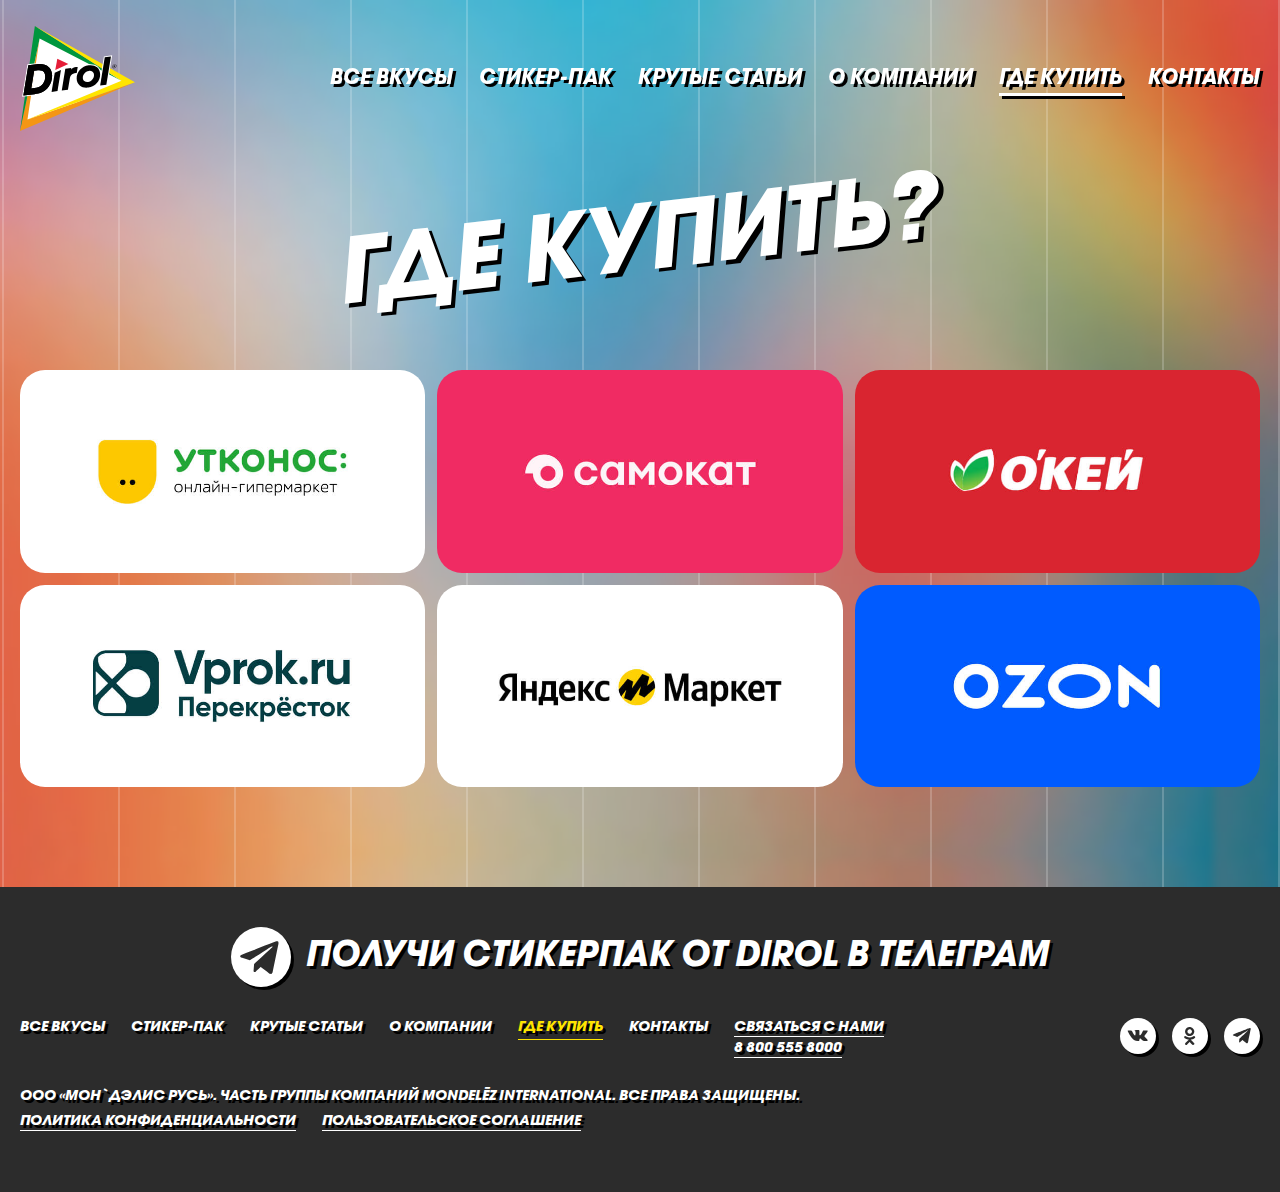
<file: markets.html>
<!DOCTYPE html>
<html lang="ru">
  <head>
    <meta charset="UTF-8" />
    <meta http-equiv="X-UA-Compatible" content="IE=edge" />
    <meta name="viewport" content="width=device-width, initial-scale=1, viewport-fit=cover" />
    <meta name="description" content="Dirol" />
    <meta name="theme-color" content="#000000" />
    <link rel="shortcut icon" href="./assets/img/favicon.ico" type="image/x-icon" />
    <link rel="apple-touch-icon" href="./assets/img/icons/apple-touch-icon.png" />
    <link rel="apple-touch-icon" sizes="57x57" href="./assets/img/icons/apple-touch-icon-57x57.png" />
    <link rel="apple-touch-icon" sizes="72x72" href="./assets/img/icons/apple-touch-icon-72x72.png" />
    <link rel="apple-touch-icon" sizes="76x76" href="./assets/img/icons/apple-touch-icon-76x76.png" />
    <link rel="apple-touch-icon" sizes="114x114" href="./assets/img/icons/apple-touch-icon-114x114.png" />
    <link rel="apple-touch-icon" sizes="120x120" href="./assets/img/icons/apple-touch-icon-120x120.png" />
    <link rel="apple-touch-icon" sizes="144x144" href="./assets/img/icons/apple-touch-icon-144x144.png" />
    <link rel="apple-touch-icon" sizes="152x152" href="./assets/img/icons/apple-touch-icon-152x152.png" />
    <link rel="apple-touch-icon" sizes="180x180" href="./assets/img/icons/apple-touch-icon-180x180.png" />
    <link rel="stylesheet" href="./assets/css/styles.css" />
    <title>Dirol | Где купить?</title>
  </head>
  <body class="body">
    <!--Preloader-->
    <div class="preloader">
      <div class="preloader__back">
        <img data-lazy data-src="./assets/img/svg/preloader.svg" alt="Dirol" />
      </div>
      <div class="preloader__front">
        <img data-lazy data-src="./assets/img/svg/dirol.svg" alt="Dirol" />
      </div>
    </div>

    <!-- Header -->
    <header class="header">
      <div class="container">
        <!--Logo-->
        <a href="./" class="logo">
          <img data-lazy data-src="./assets/img/hero/dirol.svg" alt="Dirol" />
        </a>
        <!--Navigation-->
        <div class="menu-backdrop" data-js="menu-backdrop">
          <div class="menu-body">
            <nav class="menu">
              <menu class="menu__list">
                <li><a href="./categorys.html" class="menu__link">ВСЕ ВКУСЫ</a></li>
                <li><a href="#sticker-pack" class="menu__link scrollto">СТИКЕР-ПАК</a></li>
                <li><a href="./blog.html" class="menu__link">КРУТЫЕ СТАТЬИ</a></li>
                <li><a href="#history" class="menu__link scrollto">О КОМПАНИИ</a></li>
                <li><a href="./markets.html" class="menu__link active">ГДЕ КУПИТЬ</a></li>
                <li><a href="#footer" class="menu__link scrollto">КОНТАКТЫ</a></li>
              </menu>
            </nav>
          </div>
        </div>
        <!--Header buttons-->
        <button type="button" class="burger" data-js="burger"><span>Burger button</span></button>
      </div>
    </header>

    <main class="main" id="main">
      <!--Section--MARKETS-->
      <section class="section section--markets first">
        <div class="container">
          <h2 class="title t--90">ГДЕ КУПИТЬ?</h2>
          <ul class="markets">
            <li>
              <a href="#" target="_blank"><img src="./assets/img/markets/1.jpg" alt="Dirol" /></a>
            </li>
            <li>
              <a href="#" target="_blank"><img src="./assets/img/markets/2.jpg" alt="Dirol" /></a>
            </li>
            <li>
              <a href="#" target="_blank"><img src="./assets/img/markets/3.jpg" alt="Dirol" /></a>
            </li>
            <li>
              <a href="#" target="_blank"><img src="./assets/img/markets/4.jpg" alt="Dirol" /></a>
            </li>
            <li>
              <a href="#"><img src="./assets/img/markets/5.jpg" alt="Dirol" /></a>
            </li>
            <li>
              <a href="#"><img src="./assets/img/markets/6.jpg" alt="Dirol" /></a>
            </li>
          </ul>
        </div>
      </section>
    </main>

    <!-- Footer -->
    <footer class="footer" id="footer">
      <div class="container">
        <a href="#" class="social-link social-link--big">
          <div class="social-link__icon">
            <svg viewBox="0 0 30 26" fill="none" xmlns="http://www.w3.org/2000/svg">
              <path
                d="M23.6297 25.3537C23.4898 25.3234 23.3467 25.3036 23.2107 25.2605C22.8483 25.1455 22.5241 24.9584 22.2208 24.7239C21.1752 23.9151 20.1237 23.1139 19.0745 22.3099C18.033 21.5117 16.9911 20.7139 15.951 19.914C15.8993 19.8743 15.8714 19.879 15.8272 19.922C14.7764 20.9424 13.7244 21.9613 12.6726 22.9805C12.4695 23.1773 12.2713 23.3798 12.0616 23.5689C11.7535 23.8469 11.4025 23.9549 11.0057 23.7861C10.7306 23.6692 10.5588 23.4419 10.4288 23.1785C10.4182 23.1568 10.4218 23.1259 10.424 23.0996C10.4753 22.4555 10.5279 21.8115 10.5792 21.1673C10.6244 20.6009 10.6683 20.0344 10.7135 19.468C10.7589 18.8992 10.8046 18.3305 10.8527 17.7619C10.8554 17.7297 10.8741 17.6914 10.8976 17.6696C11.7737 16.8555 12.6513 16.043 13.5285 15.2302C14.5193 14.3122 15.5099 13.3943 16.5006 12.4764C17.5765 11.4798 18.6526 10.4836 19.7284 9.48681C20.742 8.54745 21.7554 7.60779 22.7689 6.66814C23.4404 6.04566 24.113 5.4242 24.7822 4.79923C24.8661 4.721 24.9446 4.63105 25.0046 4.53333C25.1186 4.34786 25.0407 4.20869 24.826 4.19418C24.5709 4.1769 24.334 4.25249 24.1169 4.37423C23.8359 4.53157 23.5662 4.70957 23.2935 4.88171C22.4138 5.43695 21.535 5.99365 20.656 6.54977C19.6322 7.1973 18.6087 7.84483 17.5849 8.49222C16.6325 9.09463 15.6798 9.69674 14.7274 10.2992C13.8604 10.8475 12.9935 11.396 12.1266 11.9444C11.1781 12.5443 10.2297 13.1439 9.28135 13.7438C8.72783 14.094 8.17473 14.4448 7.61991 14.7928C7.58998 14.8115 7.54147 14.8215 7.50924 14.8111C6.75595 14.5691 6.00366 14.3235 5.25109 14.0789C4.04704 13.6874 2.84299 13.2961 1.63879 12.9047C1.41297 12.8313 1.18658 12.7602 0.961634 12.684C0.701855 12.5961 0.471579 12.4581 0.302758 12.2344C0.108031 11.9763 0.100403 11.6727 0.270519 11.3862C0.439916 11.1008 0.686887 10.8997 0.976458 10.7609C1.2597 10.6253 1.55488 10.5149 1.84704 10.3991C2.75505 10.0388 3.66392 9.68092 4.5725 9.32244C5.59507 8.91897 6.61792 8.5161 7.64035 8.11263C8.66738 7.70741 9.69412 7.30146 10.7211 6.89624C11.621 6.54112 12.5209 6.18688 13.4207 5.83177C14.3807 5.45292 15.3402 5.07319 16.3002 4.69434C17.2646 4.31358 18.2291 3.93341 19.1937 3.5528C20.2743 3.12649 21.3548 2.69988 22.4356 2.27356C23.4046 1.89119 24.3738 1.50927 25.3428 1.12705C26.0237 0.858511 26.7037 0.587339 27.3859 0.321879C27.7251 0.189736 28.0752 0.0962686 28.442 0.0981731C28.7755 0.0999311 29.0784 0.189589 29.3037 0.459297C29.4942 0.687545 29.5682 0.963259 29.6009 1.25392C29.6035 1.27765 29.6097 1.30109 29.6143 1.32453V1.82234C29.6102 1.83582 29.6043 1.84915 29.6025 1.86307C29.5745 2.06319 29.5573 2.26565 29.5178 2.46342C29.387 3.12004 29.248 3.77504 29.1126 4.43063C28.8486 5.70871 28.5851 6.98692 28.3214 8.26499C28.0576 9.54307 27.7938 10.8213 27.53 12.0994C27.2899 13.263 27.0499 14.4267 26.8101 15.5903C26.5152 17.0212 26.2206 18.4521 25.9257 19.8829C25.6681 21.1326 25.4107 22.3822 25.152 23.6316C25.0765 23.9955 24.9728 24.3502 24.7865 24.6738C24.6222 24.9595 24.4083 25.1902 24.0882 25.2935C24.0047 25.3204 23.917 25.3338 23.8312 25.3534H23.6298L23.6297 25.3537Z"
                fill="currentColor"
              />
            </svg>
          </div>

          <span>Получи стикерпак от Dirol в Телеграм</span>
        </a>
        <div class="footer__content">
          <div class="menu menu--footer">
            <ul class="menu__list">
              <li><a href="./categorys.html" class="menu__link">ВСЕ ВКУСЫ</a></li>
              <li><a href="#sticker-pack" class="menu__link scrollto">СТИКЕР-ПАК</a></li>
              <li><a href="./blog.html" class="menu__link">КРУТЫЕ СТАТЬИ</a></li>
              <li><a href="#history" class="menu__link scrollto">О КОМПАНИИ</a></li>
              <li><a href="./markets.html" class="menu__link active">ГДЕ КУПИТЬ</a></li>
              <li><a href="#footer" class="menu__link scrollto">КОНТАКТЫ</a></li>
              <li>
                <a href="tel:88005558000" class="menu__link menu__link--underline">Связаться с нами <br />8 800 555 8000</a>
              </li>
            </ul>
          </div>

          <ul class="socials">
            <li>
              <a href="#" class="social-link">
                <div class="social-link__icon">
                  <svg width="20" height="11" viewBox="0 0 20 11" fill="none" xmlns="http://www.w3.org/2000/svg">
                    <path
                      d="M0.00195312 0.798252C0.117035 0.619032 0.288092 0.534139 0.50299 0.520933C0.607112 0.515273 0.710842 0.505839 0.816138 0.505462C1.66242 0.50018 2.50884 0.495905 3.35538 0.492635C3.79066 0.490371 4.07641 0.67563 4.26977 1.06426C4.77551 2.08072 5.29821 3.08926 5.83786 4.08988C6.06216 4.50755 6.35143 4.89128 6.7409 5.18935C6.8315 5.26044 6.93255 5.31817 7.04074 5.36065C7.28148 5.45158 7.46428 5.37461 7.58875 5.15841C7.77664 4.83544 7.79113 4.47511 7.83379 4.12157C7.93322 3.30018 7.92108 2.48331 7.74807 1.66908C7.64434 1.18235 7.33863 0.921257 6.85051 0.824667C6.60116 0.775617 6.58472 0.714115 6.76009 0.531121C6.95634 0.3174 7.22378 0.176358 7.51634 0.132305C8.64289 -0.0299367 9.77179 -0.0529484 10.8991 0.117594C11.4561 0.201734 11.6659 0.386989 11.716 1.02086C11.7552 1.50684 11.7121 1.99884 11.7067 2.48821C11.6988 3.14057 11.6828 3.79331 11.6898 4.44568C11.6944 4.63928 11.7333 4.83069 11.8049 5.01164C11.954 5.39498 12.2601 5.4512 12.5827 5.19388C13.1096 4.77318 13.4611 4.22231 13.8228 3.67861C14.3654 2.85187 14.8261 1.97769 15.1986 1.06765C15.4006 0.583188 15.4907 0.531877 16.0242 0.527726C17.0724 0.52018 18.1207 0.503577 19.169 0.497918C19.331 0.495737 19.4925 0.516198 19.6485 0.558664C19.9475 0.643558 20.0399 0.806554 19.9875 1.10123C19.9049 1.554 19.6868 1.96036 19.4199 2.32937C18.7384 3.26999 18.0307 4.19288 17.3355 5.12445C17.1789 5.33273 17.0196 5.53949 16.8861 5.76172C16.6583 6.13903 16.6943 6.47861 17.011 6.79328C17.469 7.24831 17.9504 7.68221 18.4127 8.13083C18.9188 8.62133 19.4027 9.12956 19.7702 9.72797C19.8461 9.85132 19.9052 9.98358 19.946 10.1215C20.0869 10.6086 19.8426 10.8716 19.3522 10.9187C18.9126 10.961 18.4679 10.9527 18.0256 10.9633C17.4529 10.9776 16.8803 10.9976 16.3076 10.998C15.8329 10.9983 15.3746 10.8309 15.0194 10.5275C14.6232 10.1955 14.2729 9.81286 13.9034 9.4514C13.6345 9.18729 13.3699 8.92054 13.0963 8.66133C13.0197 8.59336 12.933 8.53677 12.8391 8.49343C12.5972 8.37344 12.4195 8.40023 12.2159 8.57719C11.8613 8.8862 11.7763 9.30426 11.7227 9.73174C11.6992 9.91813 11.7012 10.1091 11.6887 10.2954C11.6628 10.6784 11.473 10.8965 11.0788 10.9274C9.36039 11.0625 7.73202 10.8652 6.25553 9.88153C5.27341 9.22691 4.47802 8.42475 3.7703 7.51469C2.25897 5.57081 1.09484 3.43978 0.0810238 1.22649C0.0555805 1.17065 0.0281801 1.11557 0.00273676 1.06011L0.00195312 0.798252Z"
                      fill="currentColor"
                    />
                  </svg>
                </div>
              </a>
            </li>
            <li>
              <a href="#" class="social-link">
                <div class="social-link__icon">
                  <svg width="11" height="18" viewBox="0 0 11 18" fill="none" xmlns="http://www.w3.org/2000/svg">
                    <path
                      d="M5.89298 -0.000406998C6.13817 0.045036 6.38587 0.0795562 6.62748 0.138033C8.46751 0.584361 9.84941 2.14598 10.0874 3.99153C10.4101 6.48596 8.63599 8.69541 6.16434 9.06423C3.64071 9.43975 1.2594 7.6784 0.91204 5.18044C0.827617 4.57814 0.866658 3.96533 1.02686 3.37807C1.18707 2.79082 1.4652 2.24099 1.84489 1.76096C2.22458 1.28092 2.69815 0.880385 3.23772 0.582913C3.7773 0.285442 4.37199 0.097051 4.98677 0.02883C5.0271 0.0214271 5.06686 0.0113053 5.10578 -0.00146484L5.89298 -0.000406998ZM3.23206 4.55833C3.23376 4.99796 3.36791 5.42726 3.6176 5.79205C3.86728 6.15684 4.22132 6.44079 4.63503 6.60809C5.04875 6.77538 5.50362 6.81852 5.94225 6.73206C6.38089 6.6456 6.78364 6.43342 7.0997 6.12228C7.41577 5.81114 7.63099 5.41498 7.7182 4.98378C7.80542 4.55258 7.76074 4.10566 7.58978 3.69939C7.41883 3.29311 7.12927 2.9457 6.75762 2.70096C6.38598 2.45623 5.9489 2.32514 5.50153 2.32423C5.20275 2.32278 4.90665 2.3796 4.63038 2.49141C4.35411 2.60322 4.10317 2.76779 3.89208 2.97558C3.68099 3.18338 3.51396 3.43028 3.40067 3.70196C3.28737 3.97365 3.23006 4.26472 3.23206 4.55833Z"
                      fill="currentColor"
                    />
                    <path
                      d="M4.58728 12.6886C4.27362 12.6407 3.98684 12.6012 3.70186 12.5522C2.56121 12.356 1.51949 11.94 0.619018 11.2094C0.35375 10.9938 0.103897 10.7676 0.0261095 10.4203C-0.158502 9.59457 0.668128 8.85938 1.48867 9.13204C1.71594 9.20742 1.92277 9.34657 2.13176 9.4681C4.37363 10.7715 6.61263 10.793 8.85988 9.47656C9.09324 9.33987 9.32912 9.1884 9.58506 9.11231C10.097 8.95977 10.5529 9.17466 10.8207 9.64072C11.1075 10.1434 11.0508 10.5707 10.6458 10.9628C9.76179 11.8174 8.68064 12.2838 7.48084 12.5145C7.1489 12.5787 6.81373 12.6259 6.44702 12.6861C6.49971 12.7474 6.53914 12.8006 6.58575 12.8464C7.48455 13.7362 8.38371 14.6254 9.28323 15.5138C9.4682 15.6966 9.65604 15.8766 9.83742 16.0626C10.297 16.5333 10.2923 17.1483 9.82918 17.6161C9.35385 18.0963 8.69857 18.1301 8.22144 17.6704C7.43855 16.9162 6.67106 16.1458 5.89712 15.3806C5.86128 15.3433 5.82256 15.3052 5.78421 15.2679C5.55479 15.0442 5.46374 15.0435 5.23647 15.2679C4.47938 16.0152 3.72265 16.7626 2.96628 17.5101C2.92446 17.5517 2.88216 17.5929 2.83938 17.6337C2.33322 18.1174 1.7145 18.1209 1.22268 17.6433C0.730861 17.1656 0.718315 16.5244 1.20942 16.0351C2.2264 15.022 3.2527 14.0184 4.27613 13.0102C4.37614 12.9123 4.47113 12.809 4.58728 12.6886Z"
                      fill="currentColor"
                    />
                  </svg>
                </div>
              </a>
            </li>
            <li>
              <a href="#" class="social-link">
                <div class="social-link__icon">
                  <svg width="18" height="16" viewBox="0 0 18 16" fill="none" xmlns="http://www.w3.org/2000/svg">
                    <path
                      d="M14.3779 15.2839C14.2932 15.2656 14.2067 15.2536 14.1243 15.2275C13.905 15.1579 13.7087 15.0447 13.5252 14.9027C12.8924 14.4132 12.256 13.9283 11.621 13.4417C10.9906 12.9586 10.36 12.4757 9.73047 11.9916C9.6992 11.9676 9.6823 11.9704 9.65556 11.9965C9.01959 12.614 8.38283 13.2307 7.74625 13.8476C7.62335 13.9667 7.5034 14.0892 7.37648 14.2037C7.18999 14.372 6.97753 14.4373 6.73738 14.3352C6.57092 14.2644 6.46691 14.1268 6.38825 13.9674C6.38181 13.9543 6.38398 13.9355 6.38529 13.9197C6.41639 13.5298 6.44818 13.14 6.47928 12.7501C6.50663 12.4074 6.5332 12.0645 6.56055 11.7217C6.58799 11.3774 6.61569 11.0332 6.64478 10.6891C6.64644 10.6696 6.65776 10.6464 6.67196 10.6332C7.20218 10.1405 7.73336 9.64873 8.26428 9.1568C8.86393 8.60121 9.46349 8.04562 10.0631 7.49011C10.7143 6.8869 11.3656 6.28396 12.0167 5.68067C12.6302 5.11213 13.2435 4.54342 13.8569 3.9747C14.2634 3.59795 14.6704 3.22182 15.0755 2.84357C15.1262 2.79622 15.1737 2.74178 15.21 2.68264C15.279 2.57038 15.2319 2.48615 15.1019 2.47737C14.9476 2.46691 14.8042 2.51266 14.6728 2.58634C14.5027 2.68157 14.3395 2.7893 14.1744 2.89349C13.642 3.22954 13.1101 3.56648 12.5781 3.90306C11.9585 4.29497 11.339 4.68688 10.7194 5.0787C10.1429 5.44331 9.56636 5.80773 8.98988 6.17233C8.46515 6.50422 7.9405 6.83619 7.41577 7.16807C6.84173 7.53116 6.2677 7.89408 5.69375 8.25718C5.35873 8.46909 5.02398 8.68145 4.68818 8.89204C4.67006 8.90339 4.64071 8.90942 4.62119 8.90312C4.16527 8.75664 3.70996 8.60803 3.25448 8.45996C2.52574 8.22304 1.797 7.98621 1.06817 7.74929C0.931503 7.70486 0.794484 7.66186 0.658335 7.61575C0.501106 7.56255 0.361735 7.47903 0.259558 7.34363C0.141702 7.1874 0.137085 7.00368 0.240046 6.83025C0.342571 6.65752 0.492047 6.53578 0.667307 6.45181C0.838734 6.36971 1.01739 6.30294 1.19422 6.2328C1.74378 6.01477 2.29386 5.79815 2.84377 5.58118C3.46267 5.33699 4.08174 5.09316 4.70055 4.84897C5.32215 4.60371 5.94357 4.35801 6.56517 4.11276C7.10976 3.89783 7.65444 3.68343 8.19904 3.4685C8.78004 3.2392 9.36079 3.00938 9.94179 2.78008C10.5255 2.54963 11.1093 2.31954 11.6931 2.08918C12.3471 1.83116 13.0011 1.57296 13.6552 1.31494C14.2417 1.08351 14.8282 0.852356 15.4147 0.621022C15.8268 0.458494 16.2384 0.29437 16.6513 0.133704C16.8566 0.0537257 17.0685 -0.00284437 17.2905 -0.00169169C17.4923 -0.000627674 17.6757 0.053637 17.812 0.216874C17.9274 0.355019 17.9721 0.521891 17.9919 0.697808C17.9935 0.712172 17.9972 0.726359 18 0.740546V1.04184C17.9976 1.05 17.994 1.05807 17.9929 1.06649C17.976 1.18761 17.9655 1.31015 17.9416 1.42985C17.8625 1.82726 17.7783 2.22369 17.6963 2.62048C17.5366 3.39402 17.3771 4.16764 17.2175 4.94118C17.0578 5.71472 16.8982 6.48834 16.7385 7.26188C16.5932 7.96617 16.4479 8.67046 16.3028 9.37474C16.1243 10.2408 15.946 11.1068 15.7675 11.9728C15.6116 12.7291 15.4559 13.4855 15.2992 14.2416C15.2536 14.4619 15.1908 14.6765 15.0781 14.8724C14.9786 15.0453 14.8492 15.185 14.6554 15.2475C14.6049 15.2638 14.5518 15.2719 14.4999 15.2837H14.378L14.3779 15.2839Z"
                      fill="currentColor"
                    />
                  </svg>
                </div>
              </a>
            </li>
          </ul>

          <div class="menu menu--footer">
            <p>ООО «Мон`дэлис Русь». Часть группы компаний Mondelēz International. Все права защищены.</p>
            <ul class="menu__list">
              <li><a href="./" class="menu__link menu__link--underline">Политика конфиденциальности</a></li>
              <li><a href="./" class="menu__link menu__link--underline">Пользовательское соглашение</a></li>
            </ul>
          </div>

          <a href="#" class="mondalez">
            <img data-lazy data-src="./assets/img/svg/mondalez.svg" alt="mondalez" />
          </a>
        </div>
      </div>
    </footer>

    <script src="./assets/js/menu.js" type="module"></script>
    <script src="./assets/js/lazy-images.js" type="module"></script>
    <script src="./assets/js/scripts.js" type="module"></script>
  </body>
</html>
</file>
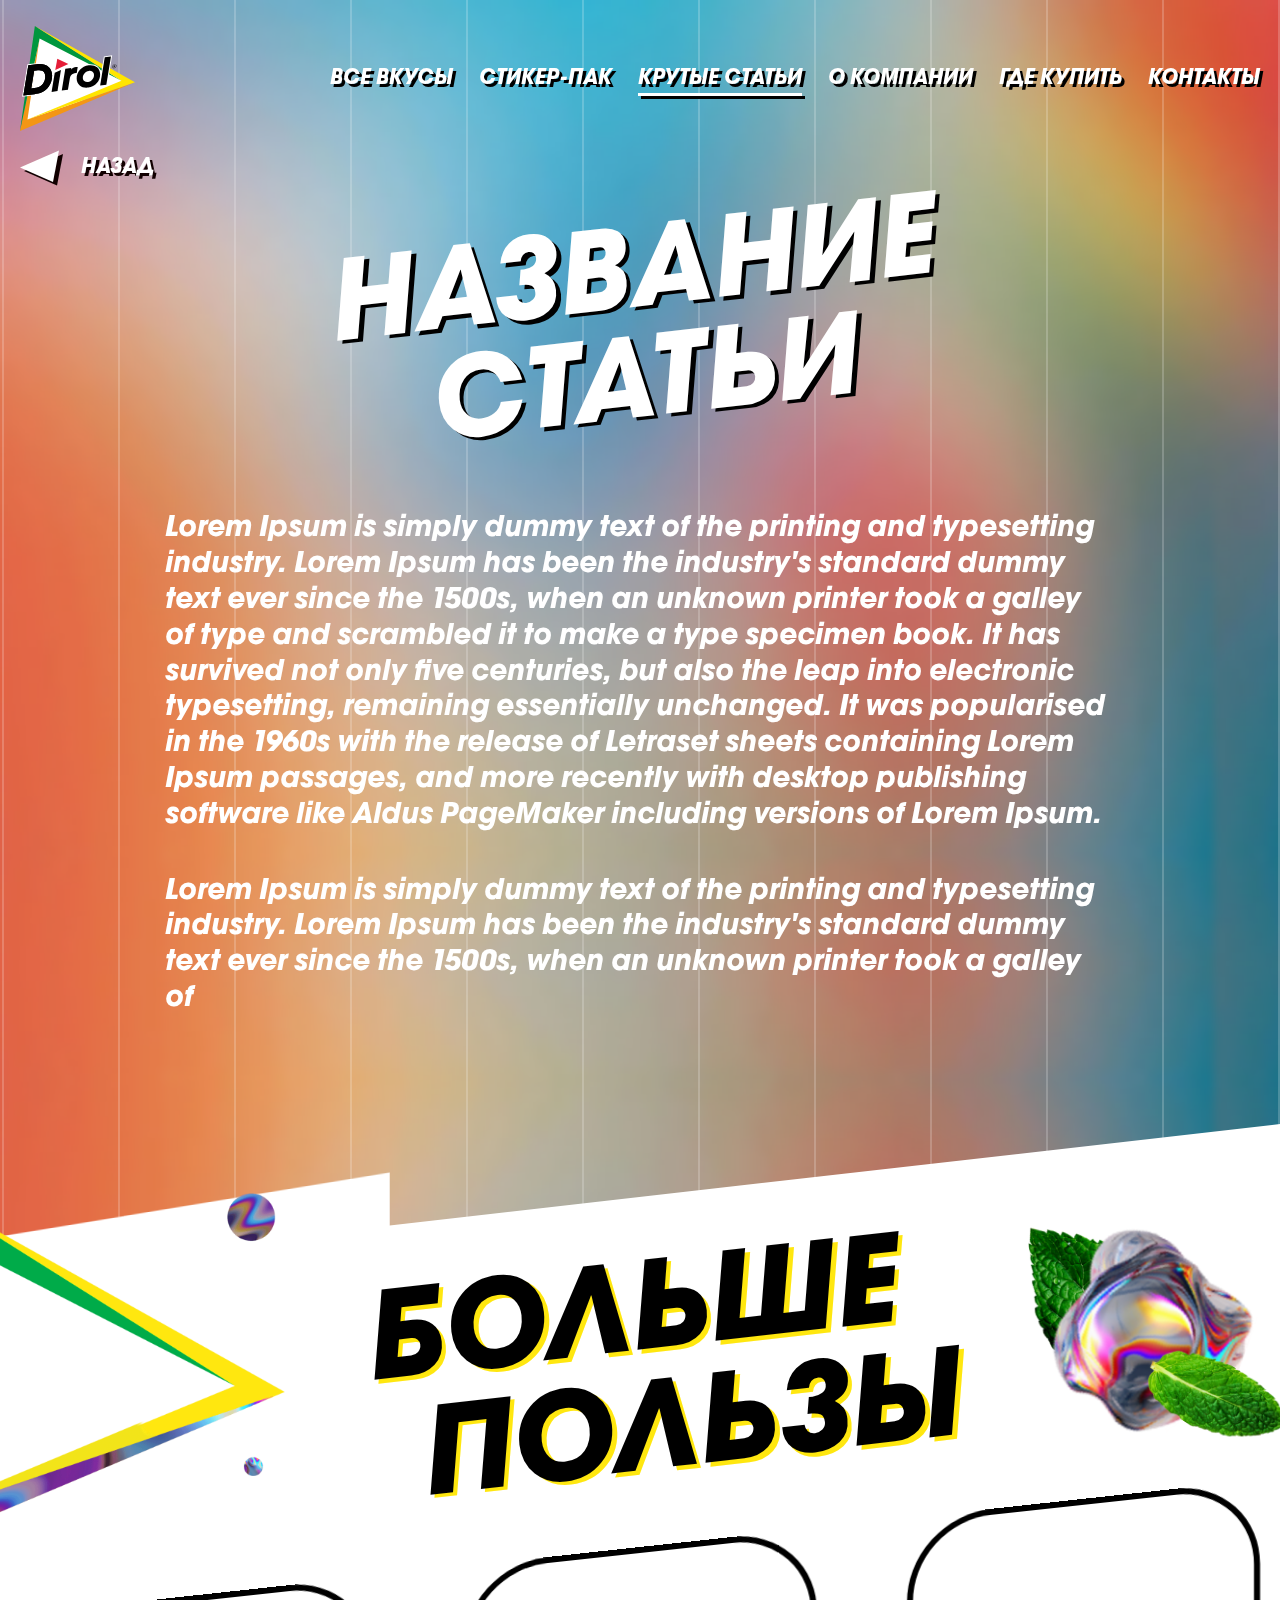
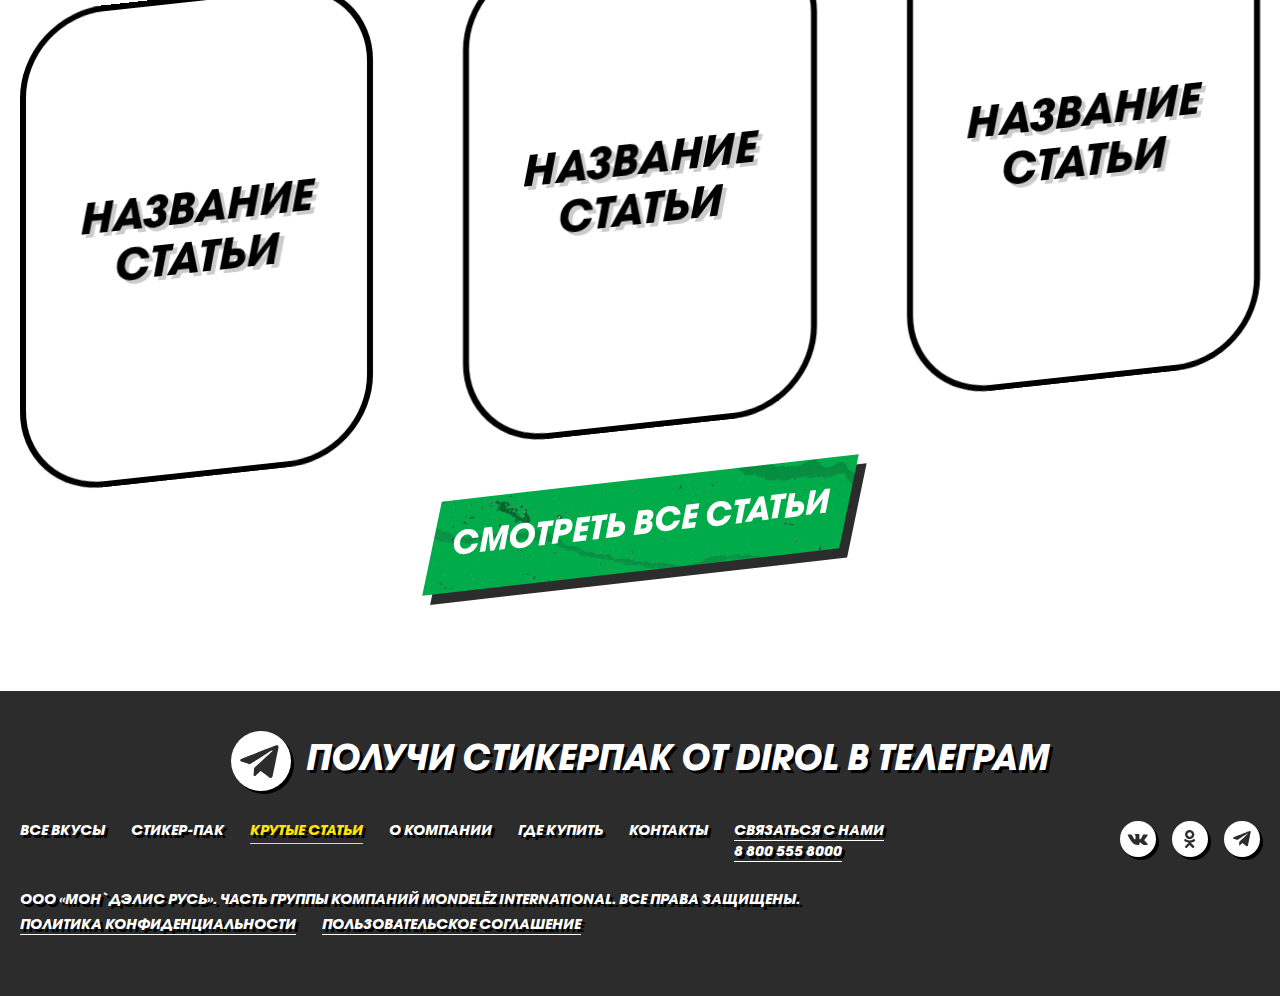
<file: post.html>
<!DOCTYPE html>
<html lang="ru">
  <head>
    <meta charset="UTF-8" />
    <meta http-equiv="X-UA-Compatible" content="IE=edge" />
    <meta name="viewport" content="width=device-width, initial-scale=1, viewport-fit=cover" />
    <meta name="description" content="Dirol" />
    <meta name="theme-color" content="#000000" />
    <link rel="shortcut icon" href="./assets/img/favicon.ico" type="image/x-icon" />
    <link rel="apple-touch-icon" href="./assets/img/icons/apple-touch-icon.png" />
    <link rel="apple-touch-icon" sizes="57x57" href="./assets/img/icons/apple-touch-icon-57x57.png" />
    <link rel="apple-touch-icon" sizes="72x72" href="./assets/img/icons/apple-touch-icon-72x72.png" />
    <link rel="apple-touch-icon" sizes="76x76" href="./assets/img/icons/apple-touch-icon-76x76.png" />
    <link rel="apple-touch-icon" sizes="114x114" href="./assets/img/icons/apple-touch-icon-114x114.png" />
    <link rel="apple-touch-icon" sizes="120x120" href="./assets/img/icons/apple-touch-icon-120x120.png" />
    <link rel="apple-touch-icon" sizes="144x144" href="./assets/img/icons/apple-touch-icon-144x144.png" />
    <link rel="apple-touch-icon" sizes="152x152" href="./assets/img/icons/apple-touch-icon-152x152.png" />
    <link rel="apple-touch-icon" sizes="180x180" href="./assets/img/icons/apple-touch-icon-180x180.png" />
    <link rel="stylesheet" href="./assets/css/styles.css" />
    <title>Dirol | Post</title>
  </head>
  <body class="body">
    <!--Preloader-->
    <div class="preloader">
      <div class="preloader__back">
        <img data-lazy data-src="./assets/img/svg/preloader.svg" alt="Dirol" />
      </div>
      <div class="preloader__front">
        <img data-lazy data-src="./assets/img/svg/dirol.svg" alt="Dirol" />
      </div>
    </div>

    <!-- Header -->
    <header class="header">
      <div class="container">
        <!--Logo-->
        <a href="./" class="logo">
          <img data-lazy data-src="./assets/img/hero/dirol.svg" alt="Dirol" />
        </a>
        <!--Navigation-->
        <div class="menu-backdrop" data-js="menu-backdrop">
          <div class="menu-body">
            <nav class="menu">
              <menu class="menu__list">
                <li><a href="./categorys.html" class="menu__link">ВСЕ ВКУСЫ</a></li>
                <li><a href="#sticker-pack" class="menu__link scrollto">СТИКЕР-ПАК</a></li>
                <li><a href="./blog.html" class="menu__link active">КРУТЫЕ СТАТЬИ</a></li>
                <li><a href="#history" class="menu__link scrollto">О КОМПАНИИ</a></li>
                <li><a href="./markets.html" class="menu__link">ГДЕ КУПИТЬ</a></li>
                <li><a href="#footer" class="menu__link scrollto">КОНТАКТЫ</a></li>
              </menu>
            </nav>
          </div>
        </div>
        <!--Header buttons-->
        <button type="button" class="burger" data-js="burger"><span>Burger button</span></button>
      </div>
    </header>

    <main class="main" id="main">
      <!--Section--POST-->
      <section class="section section--post">
        <div class="container">
          <div class="goback">
            <a href="./blog.html">
              <svg width="43" height="36" viewBox="0 0 43 36" fill="none" xmlns="http://www.w3.org/2000/svg">
                <path d="M4 21L43 4L37.0008 35.4998L4 21Z" fill="#110000" />
                <path d="M0 17.5L39 0.5L33.0008 31.9998L0 17.5Z" fill="currentColor" />
              </svg>
              <span>НАЗАД</span>
            </a>
          </div>
          <article class="post">
            <div class="titleBox">
              <h1 class="title ta--c" data-responsivetext data-size="110|80|55">Название статьи</h1>
            </div>
            <p>
              Lorem Ipsum is simply dummy text of the printing and typesetting industry. Lorem Ipsum has been the industry's standard dummy text ever
              since the 1500s, when an unknown printer took a galley of type and scrambled it to make a type specimen book. It has survived not only
              five centuries, but also the leap into electronic typesetting, remaining essentially unchanged. It was popularised in the 1960s with the
              release of Letraset sheets containing Lorem Ipsum passages, and more recently with desktop publishing software like Aldus PageMaker
              including versions of Lorem Ipsum.
            </p>
            <p>
              Lorem Ipsum is simply dummy text of the printing and typesetting industry. Lorem Ipsum has been the industry's standard dummy text ever
              since the 1500s, when an unknown printer took a galley of
            </p>
          </article>
        </div>
      </section>

      <!--Section--POSTS-->
      <section class="section section--posts white last">
        <div class="white-bg"></div>
        <div class="container">
          <div class="collage">
            <div class="collage__lt"><img data-lazy data-src="./assets/img/tringle.png" alt="Dirol" /></div>
            <div class="collage__rc"><img data-lazy data-src="./assets/img/tringle.png" alt="Dirol" /></div>
            <div class="collage__rt"><img data-lazy data-src="./assets/img/posts.png" alt="Dirol" /></div>
          </div>
          <div class="titleBox">
            <h2 class="title t--120 ta--r">
              <span>Больше</span> <br />
              <span>Пользы</span>
            </h2>
          </div>
          <ul class="posts">
            <li>
              <a href="./post.html"><p class="t--42">Название статьи</p></a>
            </li>
            <li>
              <a href="./post.html"><p class="t--42">Название статьи</p></a>
            </li>
            <li>
              <a href="./post.html"><p class="t--42">Название статьи</p></a>
            </li>
          </ul>
          <div class="button-wrapper">
            <a href="./blog.html" class="button button--green"><span>Смотреть все статьи</span></a>
          </div>
        </div>
      </section>
    </main>

    <!-- Footer -->
    <footer class="footer" id="footer">
      <div class="container">
        <a href="#" class="social-link social-link--big">
          <div class="social-link__icon">
            <svg viewBox="0 0 30 26" fill="none" xmlns="http://www.w3.org/2000/svg">
              <path
                d="M23.6297 25.3537C23.4898 25.3234 23.3467 25.3036 23.2107 25.2605C22.8483 25.1455 22.5241 24.9584 22.2208 24.7239C21.1752 23.9151 20.1237 23.1139 19.0745 22.3099C18.033 21.5117 16.9911 20.7139 15.951 19.914C15.8993 19.8743 15.8714 19.879 15.8272 19.922C14.7764 20.9424 13.7244 21.9613 12.6726 22.9805C12.4695 23.1773 12.2713 23.3798 12.0616 23.5689C11.7535 23.8469 11.4025 23.9549 11.0057 23.7861C10.7306 23.6692 10.5588 23.4419 10.4288 23.1785C10.4182 23.1568 10.4218 23.1259 10.424 23.0996C10.4753 22.4555 10.5279 21.8115 10.5792 21.1673C10.6244 20.6009 10.6683 20.0344 10.7135 19.468C10.7589 18.8992 10.8046 18.3305 10.8527 17.7619C10.8554 17.7297 10.8741 17.6914 10.8976 17.6696C11.7737 16.8555 12.6513 16.043 13.5285 15.2302C14.5193 14.3122 15.5099 13.3943 16.5006 12.4764C17.5765 11.4798 18.6526 10.4836 19.7284 9.48681C20.742 8.54745 21.7554 7.60779 22.7689 6.66814C23.4404 6.04566 24.113 5.4242 24.7822 4.79923C24.8661 4.721 24.9446 4.63105 25.0046 4.53333C25.1186 4.34786 25.0407 4.20869 24.826 4.19418C24.5709 4.1769 24.334 4.25249 24.1169 4.37423C23.8359 4.53157 23.5662 4.70957 23.2935 4.88171C22.4138 5.43695 21.535 5.99365 20.656 6.54977C19.6322 7.1973 18.6087 7.84483 17.5849 8.49222C16.6325 9.09463 15.6798 9.69674 14.7274 10.2992C13.8604 10.8475 12.9935 11.396 12.1266 11.9444C11.1781 12.5443 10.2297 13.1439 9.28135 13.7438C8.72783 14.094 8.17473 14.4448 7.61991 14.7928C7.58998 14.8115 7.54147 14.8215 7.50924 14.8111C6.75595 14.5691 6.00366 14.3235 5.25109 14.0789C4.04704 13.6874 2.84299 13.2961 1.63879 12.9047C1.41297 12.8313 1.18658 12.7602 0.961634 12.684C0.701855 12.5961 0.471579 12.4581 0.302758 12.2344C0.108031 11.9763 0.100403 11.6727 0.270519 11.3862C0.439916 11.1008 0.686887 10.8997 0.976458 10.7609C1.2597 10.6253 1.55488 10.5149 1.84704 10.3991C2.75505 10.0388 3.66392 9.68092 4.5725 9.32244C5.59507 8.91897 6.61792 8.5161 7.64035 8.11263C8.66738 7.70741 9.69412 7.30146 10.7211 6.89624C11.621 6.54112 12.5209 6.18688 13.4207 5.83177C14.3807 5.45292 15.3402 5.07319 16.3002 4.69434C17.2646 4.31358 18.2291 3.93341 19.1937 3.5528C20.2743 3.12649 21.3548 2.69988 22.4356 2.27356C23.4046 1.89119 24.3738 1.50927 25.3428 1.12705C26.0237 0.858511 26.7037 0.587339 27.3859 0.321879C27.7251 0.189736 28.0752 0.0962686 28.442 0.0981731C28.7755 0.0999311 29.0784 0.189589 29.3037 0.459297C29.4942 0.687545 29.5682 0.963259 29.6009 1.25392C29.6035 1.27765 29.6097 1.30109 29.6143 1.32453V1.82234C29.6102 1.83582 29.6043 1.84915 29.6025 1.86307C29.5745 2.06319 29.5573 2.26565 29.5178 2.46342C29.387 3.12004 29.248 3.77504 29.1126 4.43063C28.8486 5.70871 28.5851 6.98692 28.3214 8.26499C28.0576 9.54307 27.7938 10.8213 27.53 12.0994C27.2899 13.263 27.0499 14.4267 26.8101 15.5903C26.5152 17.0212 26.2206 18.4521 25.9257 19.8829C25.6681 21.1326 25.4107 22.3822 25.152 23.6316C25.0765 23.9955 24.9728 24.3502 24.7865 24.6738C24.6222 24.9595 24.4083 25.1902 24.0882 25.2935C24.0047 25.3204 23.917 25.3338 23.8312 25.3534H23.6298L23.6297 25.3537Z"
                fill="currentColor"
              />
            </svg>
          </div>

          <span>Получи стикерпак от Dirol в Телеграм</span>
        </a>
        <div class="footer__content">
          <div class="menu menu--footer">
            <ul class="menu__list">
              <li><a href="./categorys.html" class="menu__link">ВСЕ ВКУСЫ</a></li>
              <li><a href="#sticker-pack" class="menu__link scrollto">СТИКЕР-ПАК</a></li>
              <li><a href="./blog.html" class="menu__link active">КРУТЫЕ СТАТЬИ</a></li>
              <li><a href="#history" class="menu__link scrollto">О КОМПАНИИ</a></li>
              <li><a href="./markets.html" class="menu__link">ГДЕ КУПИТЬ</a></li>
              <li><a href="#footer" class="menu__link scrollto">КОНТАКТЫ</a></li>
              <li>
                <a href="tel:88005558000" class="menu__link menu__link--underline">Связаться с нами <br />8 800 555 8000</a>
              </li>
            </ul>
          </div>

          <ul class="socials">
            <li>
              <a href="#" class="social-link">
                <div class="social-link__icon">
                  <svg width="20" height="11" viewBox="0 0 20 11" fill="none" xmlns="http://www.w3.org/2000/svg">
                    <path
                      d="M0.00195312 0.798252C0.117035 0.619032 0.288092 0.534139 0.50299 0.520933C0.607112 0.515273 0.710842 0.505839 0.816138 0.505462C1.66242 0.50018 2.50884 0.495905 3.35538 0.492635C3.79066 0.490371 4.07641 0.67563 4.26977 1.06426C4.77551 2.08072 5.29821 3.08926 5.83786 4.08988C6.06216 4.50755 6.35143 4.89128 6.7409 5.18935C6.8315 5.26044 6.93255 5.31817 7.04074 5.36065C7.28148 5.45158 7.46428 5.37461 7.58875 5.15841C7.77664 4.83544 7.79113 4.47511 7.83379 4.12157C7.93322 3.30018 7.92108 2.48331 7.74807 1.66908C7.64434 1.18235 7.33863 0.921257 6.85051 0.824667C6.60116 0.775617 6.58472 0.714115 6.76009 0.531121C6.95634 0.3174 7.22378 0.176358 7.51634 0.132305C8.64289 -0.0299367 9.77179 -0.0529484 10.8991 0.117594C11.4561 0.201734 11.6659 0.386989 11.716 1.02086C11.7552 1.50684 11.7121 1.99884 11.7067 2.48821C11.6988 3.14057 11.6828 3.79331 11.6898 4.44568C11.6944 4.63928 11.7333 4.83069 11.8049 5.01164C11.954 5.39498 12.2601 5.4512 12.5827 5.19388C13.1096 4.77318 13.4611 4.22231 13.8228 3.67861C14.3654 2.85187 14.8261 1.97769 15.1986 1.06765C15.4006 0.583188 15.4907 0.531877 16.0242 0.527726C17.0724 0.52018 18.1207 0.503577 19.169 0.497918C19.331 0.495737 19.4925 0.516198 19.6485 0.558664C19.9475 0.643558 20.0399 0.806554 19.9875 1.10123C19.9049 1.554 19.6868 1.96036 19.4199 2.32937C18.7384 3.26999 18.0307 4.19288 17.3355 5.12445C17.1789 5.33273 17.0196 5.53949 16.8861 5.76172C16.6583 6.13903 16.6943 6.47861 17.011 6.79328C17.469 7.24831 17.9504 7.68221 18.4127 8.13083C18.9188 8.62133 19.4027 9.12956 19.7702 9.72797C19.8461 9.85132 19.9052 9.98358 19.946 10.1215C20.0869 10.6086 19.8426 10.8716 19.3522 10.9187C18.9126 10.961 18.4679 10.9527 18.0256 10.9633C17.4529 10.9776 16.8803 10.9976 16.3076 10.998C15.8329 10.9983 15.3746 10.8309 15.0194 10.5275C14.6232 10.1955 14.2729 9.81286 13.9034 9.4514C13.6345 9.18729 13.3699 8.92054 13.0963 8.66133C13.0197 8.59336 12.933 8.53677 12.8391 8.49343C12.5972 8.37344 12.4195 8.40023 12.2159 8.57719C11.8613 8.8862 11.7763 9.30426 11.7227 9.73174C11.6992 9.91813 11.7012 10.1091 11.6887 10.2954C11.6628 10.6784 11.473 10.8965 11.0788 10.9274C9.36039 11.0625 7.73202 10.8652 6.25553 9.88153C5.27341 9.22691 4.47802 8.42475 3.7703 7.51469C2.25897 5.57081 1.09484 3.43978 0.0810238 1.22649C0.0555805 1.17065 0.0281801 1.11557 0.00273676 1.06011L0.00195312 0.798252Z"
                      fill="currentColor"
                    />
                  </svg>
                </div>
              </a>
            </li>
            <li>
              <a href="#" class="social-link">
                <div class="social-link__icon">
                  <svg width="11" height="18" viewBox="0 0 11 18" fill="none" xmlns="http://www.w3.org/2000/svg">
                    <path
                      d="M5.89298 -0.000406998C6.13817 0.045036 6.38587 0.0795562 6.62748 0.138033C8.46751 0.584361 9.84941 2.14598 10.0874 3.99153C10.4101 6.48596 8.63599 8.69541 6.16434 9.06423C3.64071 9.43975 1.2594 7.6784 0.91204 5.18044C0.827617 4.57814 0.866658 3.96533 1.02686 3.37807C1.18707 2.79082 1.4652 2.24099 1.84489 1.76096C2.22458 1.28092 2.69815 0.880385 3.23772 0.582913C3.7773 0.285442 4.37199 0.097051 4.98677 0.02883C5.0271 0.0214271 5.06686 0.0113053 5.10578 -0.00146484L5.89298 -0.000406998ZM3.23206 4.55833C3.23376 4.99796 3.36791 5.42726 3.6176 5.79205C3.86728 6.15684 4.22132 6.44079 4.63503 6.60809C5.04875 6.77538 5.50362 6.81852 5.94225 6.73206C6.38089 6.6456 6.78364 6.43342 7.0997 6.12228C7.41577 5.81114 7.63099 5.41498 7.7182 4.98378C7.80542 4.55258 7.76074 4.10566 7.58978 3.69939C7.41883 3.29311 7.12927 2.9457 6.75762 2.70096C6.38598 2.45623 5.9489 2.32514 5.50153 2.32423C5.20275 2.32278 4.90665 2.3796 4.63038 2.49141C4.35411 2.60322 4.10317 2.76779 3.89208 2.97558C3.68099 3.18338 3.51396 3.43028 3.40067 3.70196C3.28737 3.97365 3.23006 4.26472 3.23206 4.55833Z"
                      fill="currentColor"
                    />
                    <path
                      d="M4.58728 12.6886C4.27362 12.6407 3.98684 12.6012 3.70186 12.5522C2.56121 12.356 1.51949 11.94 0.619018 11.2094C0.35375 10.9938 0.103897 10.7676 0.0261095 10.4203C-0.158502 9.59457 0.668128 8.85938 1.48867 9.13204C1.71594 9.20742 1.92277 9.34657 2.13176 9.4681C4.37363 10.7715 6.61263 10.793 8.85988 9.47656C9.09324 9.33987 9.32912 9.1884 9.58506 9.11231C10.097 8.95977 10.5529 9.17466 10.8207 9.64072C11.1075 10.1434 11.0508 10.5707 10.6458 10.9628C9.76179 11.8174 8.68064 12.2838 7.48084 12.5145C7.1489 12.5787 6.81373 12.6259 6.44702 12.6861C6.49971 12.7474 6.53914 12.8006 6.58575 12.8464C7.48455 13.7362 8.38371 14.6254 9.28323 15.5138C9.4682 15.6966 9.65604 15.8766 9.83742 16.0626C10.297 16.5333 10.2923 17.1483 9.82918 17.6161C9.35385 18.0963 8.69857 18.1301 8.22144 17.6704C7.43855 16.9162 6.67106 16.1458 5.89712 15.3806C5.86128 15.3433 5.82256 15.3052 5.78421 15.2679C5.55479 15.0442 5.46374 15.0435 5.23647 15.2679C4.47938 16.0152 3.72265 16.7626 2.96628 17.5101C2.92446 17.5517 2.88216 17.5929 2.83938 17.6337C2.33322 18.1174 1.7145 18.1209 1.22268 17.6433C0.730861 17.1656 0.718315 16.5244 1.20942 16.0351C2.2264 15.022 3.2527 14.0184 4.27613 13.0102C4.37614 12.9123 4.47113 12.809 4.58728 12.6886Z"
                      fill="currentColor"
                    />
                  </svg>
                </div>
              </a>
            </li>
            <li>
              <a href="#" class="social-link">
                <div class="social-link__icon">
                  <svg width="18" height="16" viewBox="0 0 18 16" fill="none" xmlns="http://www.w3.org/2000/svg">
                    <path
                      d="M14.3779 15.2839C14.2932 15.2656 14.2067 15.2536 14.1243 15.2275C13.905 15.1579 13.7087 15.0447 13.5252 14.9027C12.8924 14.4132 12.256 13.9283 11.621 13.4417C10.9906 12.9586 10.36 12.4757 9.73047 11.9916C9.6992 11.9676 9.6823 11.9704 9.65556 11.9965C9.01959 12.614 8.38283 13.2307 7.74625 13.8476C7.62335 13.9667 7.5034 14.0892 7.37648 14.2037C7.18999 14.372 6.97753 14.4373 6.73738 14.3352C6.57092 14.2644 6.46691 14.1268 6.38825 13.9674C6.38181 13.9543 6.38398 13.9355 6.38529 13.9197C6.41639 13.5298 6.44818 13.14 6.47928 12.7501C6.50663 12.4074 6.5332 12.0645 6.56055 11.7217C6.58799 11.3774 6.61569 11.0332 6.64478 10.6891C6.64644 10.6696 6.65776 10.6464 6.67196 10.6332C7.20218 10.1405 7.73336 9.64873 8.26428 9.1568C8.86393 8.60121 9.46349 8.04562 10.0631 7.49011C10.7143 6.8869 11.3656 6.28396 12.0167 5.68067C12.6302 5.11213 13.2435 4.54342 13.8569 3.9747C14.2634 3.59795 14.6704 3.22182 15.0755 2.84357C15.1262 2.79622 15.1737 2.74178 15.21 2.68264C15.279 2.57038 15.2319 2.48615 15.1019 2.47737C14.9476 2.46691 14.8042 2.51266 14.6728 2.58634C14.5027 2.68157 14.3395 2.7893 14.1744 2.89349C13.642 3.22954 13.1101 3.56648 12.5781 3.90306C11.9585 4.29497 11.339 4.68688 10.7194 5.0787C10.1429 5.44331 9.56636 5.80773 8.98988 6.17233C8.46515 6.50422 7.9405 6.83619 7.41577 7.16807C6.84173 7.53116 6.2677 7.89408 5.69375 8.25718C5.35873 8.46909 5.02398 8.68145 4.68818 8.89204C4.67006 8.90339 4.64071 8.90942 4.62119 8.90312C4.16527 8.75664 3.70996 8.60803 3.25448 8.45996C2.52574 8.22304 1.797 7.98621 1.06817 7.74929C0.931503 7.70486 0.794484 7.66186 0.658335 7.61575C0.501106 7.56255 0.361735 7.47903 0.259558 7.34363C0.141702 7.1874 0.137085 7.00368 0.240046 6.83025C0.342571 6.65752 0.492047 6.53578 0.667307 6.45181C0.838734 6.36971 1.01739 6.30294 1.19422 6.2328C1.74378 6.01477 2.29386 5.79815 2.84377 5.58118C3.46267 5.33699 4.08174 5.09316 4.70055 4.84897C5.32215 4.60371 5.94357 4.35801 6.56517 4.11276C7.10976 3.89783 7.65444 3.68343 8.19904 3.4685C8.78004 3.2392 9.36079 3.00938 9.94179 2.78008C10.5255 2.54963 11.1093 2.31954 11.6931 2.08918C12.3471 1.83116 13.0011 1.57296 13.6552 1.31494C14.2417 1.08351 14.8282 0.852356 15.4147 0.621022C15.8268 0.458494 16.2384 0.29437 16.6513 0.133704C16.8566 0.0537257 17.0685 -0.00284437 17.2905 -0.00169169C17.4923 -0.000627674 17.6757 0.053637 17.812 0.216874C17.9274 0.355019 17.9721 0.521891 17.9919 0.697808C17.9935 0.712172 17.9972 0.726359 18 0.740546V1.04184C17.9976 1.05 17.994 1.05807 17.9929 1.06649C17.976 1.18761 17.9655 1.31015 17.9416 1.42985C17.8625 1.82726 17.7783 2.22369 17.6963 2.62048C17.5366 3.39402 17.3771 4.16764 17.2175 4.94118C17.0578 5.71472 16.8982 6.48834 16.7385 7.26188C16.5932 7.96617 16.4479 8.67046 16.3028 9.37474C16.1243 10.2408 15.946 11.1068 15.7675 11.9728C15.6116 12.7291 15.4559 13.4855 15.2992 14.2416C15.2536 14.4619 15.1908 14.6765 15.0781 14.8724C14.9786 15.0453 14.8492 15.185 14.6554 15.2475C14.6049 15.2638 14.5518 15.2719 14.4999 15.2837H14.378L14.3779 15.2839Z"
                      fill="currentColor"
                    />
                  </svg>
                </div>
              </a>
            </li>
          </ul>

          <div class="menu menu--footer">
            <p>ООО «Мон`дэлис Русь». Часть группы компаний Mondelēz International. Все права защищены.</p>
            <ul class="menu__list">
              <li><a href="./" class="menu__link menu__link--underline">Политика конфиденциальности</a></li>
              <li><a href="./" class="menu__link menu__link--underline">Пользовательское соглашение</a></li>
            </ul>
          </div>

          <a href="#" class="mondalez">
            <img data-lazy data-src="./assets/img/svg/mondalez.svg" alt="mondalez" />
          </a>
        </div>
      </div>
    </footer>

    <script src="./assets/js/menu.js" type="module"></script>
    <script src="./assets/js/lazy-images.js" type="module"></script>
    <script src="./assets/js/scripts.js" type="module"></script>
  </body>
</html>
</file>
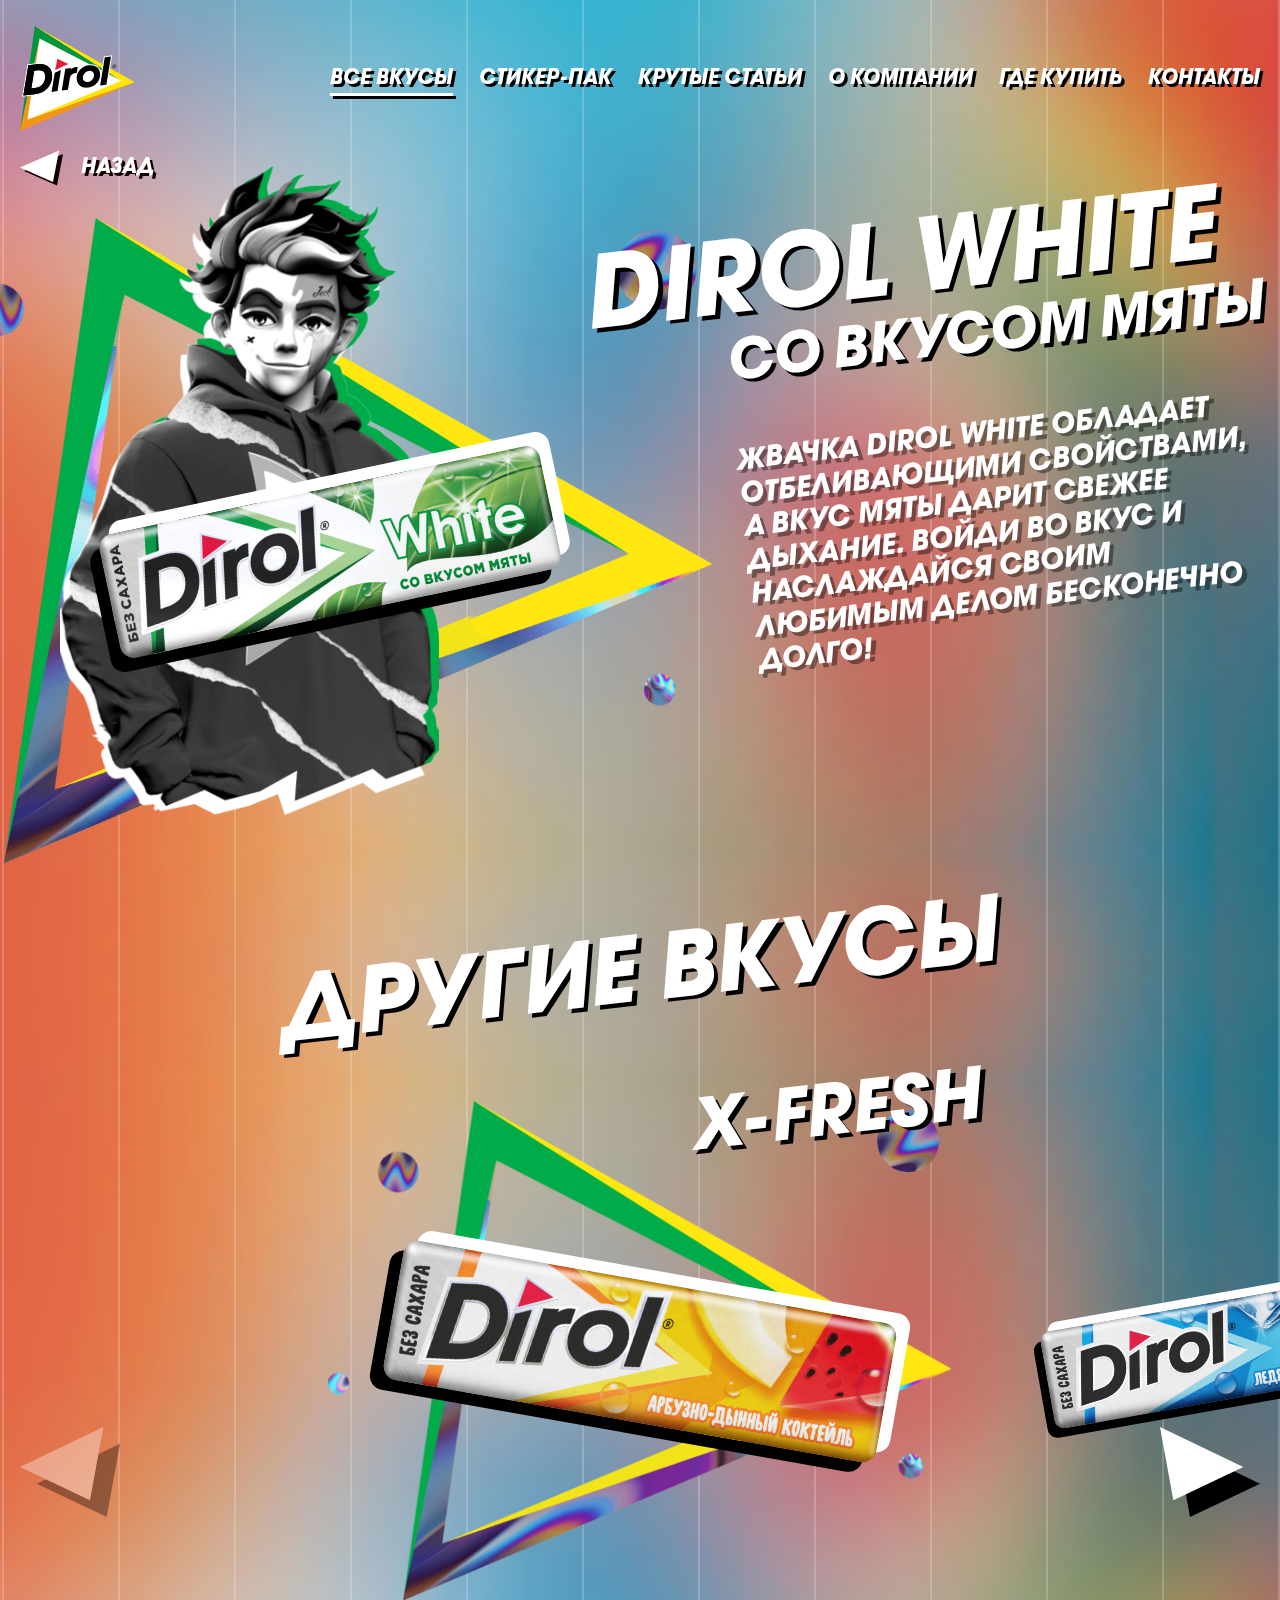
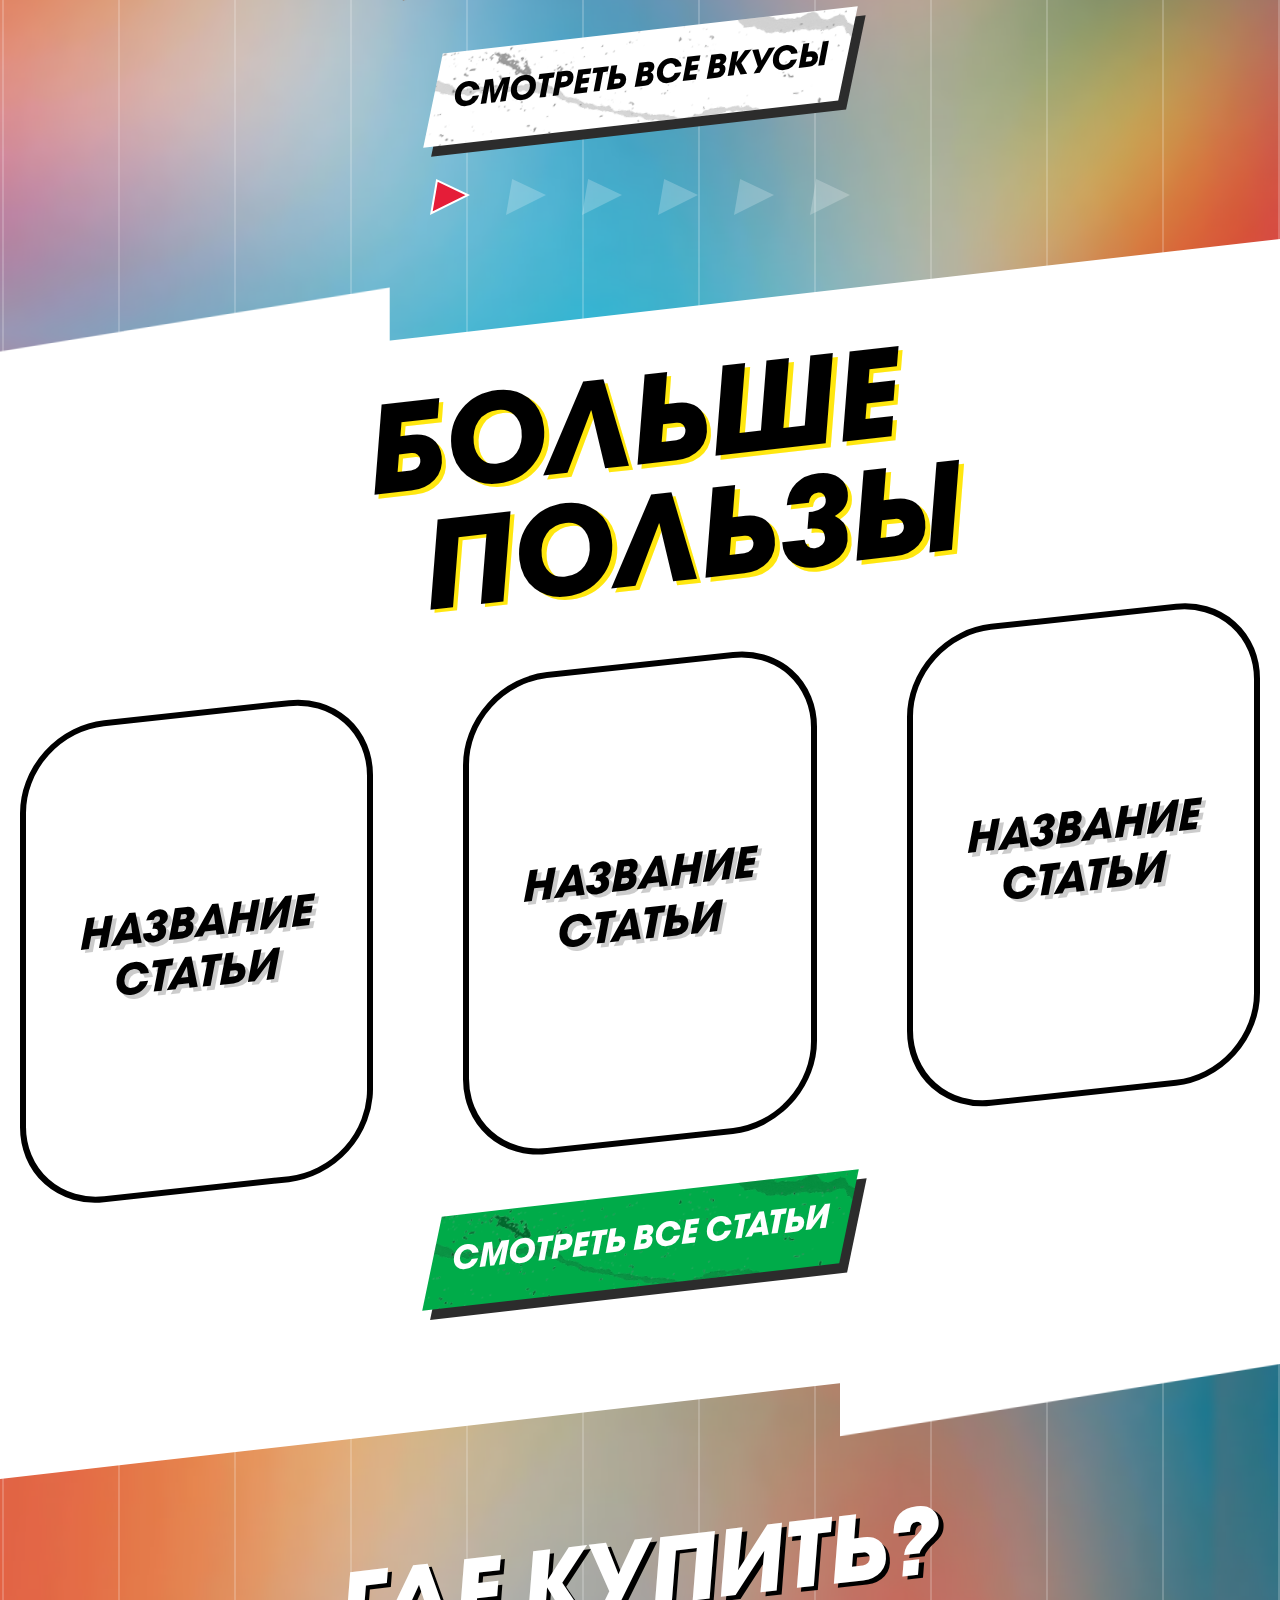
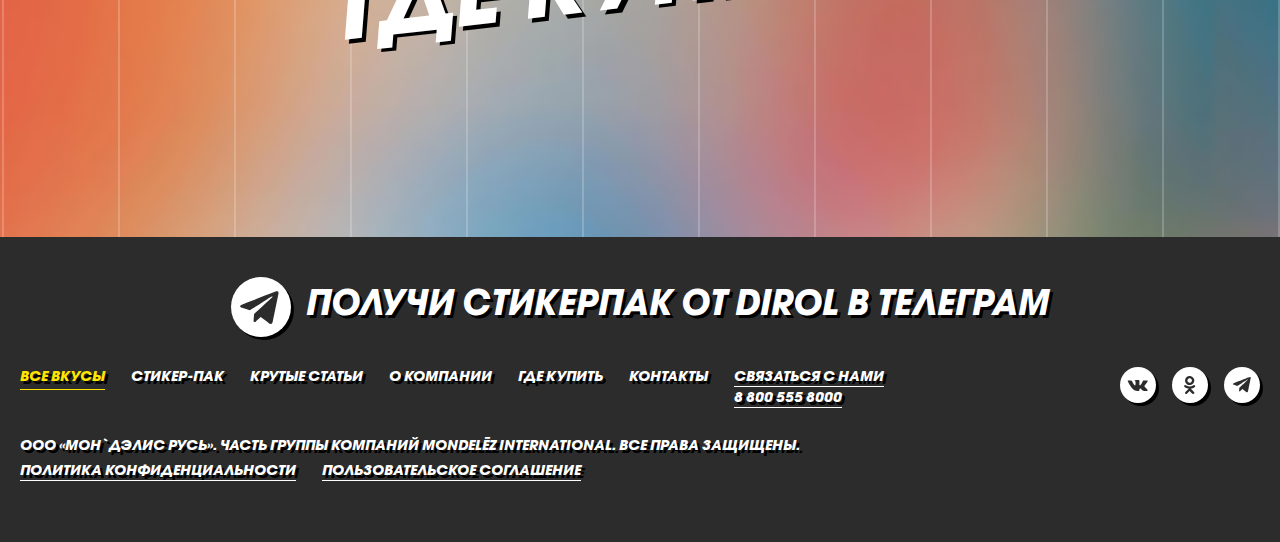
<file: product.html>
<!DOCTYPE html>
<html lang="ru">
  <head>
    <meta charset="UTF-8" />
    <meta http-equiv="X-UA-Compatible" content="IE=edge" />
    <meta name="viewport" content="width=device-width, initial-scale=1, viewport-fit=cover" />
    <meta name="description" content="Dirol" />
    <meta name="theme-color" content="#000000" />
    <link rel="shortcut icon" href="./assets/img/favicon.ico" type="image/x-icon" />
    <link rel="apple-touch-icon" href="./assets/img/icons/apple-touch-icon.png" />
    <link rel="apple-touch-icon" sizes="57x57" href="./assets/img/icons/apple-touch-icon-57x57.png" />
    <link rel="apple-touch-icon" sizes="72x72" href="./assets/img/icons/apple-touch-icon-72x72.png" />
    <link rel="apple-touch-icon" sizes="76x76" href="./assets/img/icons/apple-touch-icon-76x76.png" />
    <link rel="apple-touch-icon" sizes="114x114" href="./assets/img/icons/apple-touch-icon-114x114.png" />
    <link rel="apple-touch-icon" sizes="120x120" href="./assets/img/icons/apple-touch-icon-120x120.png" />
    <link rel="apple-touch-icon" sizes="144x144" href="./assets/img/icons/apple-touch-icon-144x144.png" />
    <link rel="apple-touch-icon" sizes="152x152" href="./assets/img/icons/apple-touch-icon-152x152.png" />
    <link rel="apple-touch-icon" sizes="180x180" href="./assets/img/icons/apple-touch-icon-180x180.png" />
    <link rel="stylesheet" href="https://cdn.jsdelivr.net/npm/swiper@11/swiper-bundle.min.css" />
    <link rel="stylesheet" href="./assets/css/styles.css" />
    <title>Dirol White | СО ВКУСОМ МЯТЫ</title>
  </head>
  <body class="body">
    <!--Preloader-->
    <div class="preloader">
      <div class="preloader__back">
        <img data-lazy data-src="./assets/img/svg/preloader.svg" alt="Dirol" />
      </div>
      <div class="preloader__front">
        <img data-lazy data-src="./assets/img/svg/dirol.svg" alt="Dirol" />
      </div>
    </div>

    <!-- Header -->
    <header class="header">
      <div class="container">
        <!--Logo-->
        <a href="./" class="logo">
          <img data-lazy data-src="./assets/img/hero/dirol.svg" alt="Dirol" />
        </a>
        <!--Navigation-->
        <div class="menu-backdrop" data-js="menu-backdrop">
          <div class="menu-body">
            <nav class="menu">
              <menu class="menu__list">
                <li><a href="./categorys.html" class="menu__link active">ВСЕ ВКУСЫ</a></li>
                <li><a href="#sticker-pack" class="menu__link scrollto">СТИКЕР-ПАК</a></li>
                <li><a href="./blog.html" class="menu__link">КРУТЫЕ СТАТЬИ</a></li>
                <li><a href="#history" class="menu__link scrollto">О КОМПАНИИ</a></li>
                <li><a href="./markets.html" class="menu__link">ГДЕ КУПИТЬ</a></li>
                <li><a href="#footer" class="menu__link scrollto">КОНТАКТЫ</a></li>
              </menu>
            </nav>
          </div>
        </div>
        <!--Header buttons-->
        <button type="button" class="burger" data-js="burger"><span>Burger button</span></button>
      </div>
    </header>

    <main class="main" id="main">
      <!--Section-HERO-->
      <section class="section section--product">
        <div class="container">
          <div class="goback">
            <a href="./categorys.html">
              <svg width="43" height="36" viewBox="0 0 43 36" fill="none" xmlns="http://www.w3.org/2000/svg">
                <path d="M4 21L43 4L37.0008 35.4998L4 21Z" fill="#110000" />
                <path d="M0 17.5L39 0.5L33.0008 31.9998L0 17.5Z" fill="currentColor" />
              </svg>
              <span>НАЗАД</span>
            </a>
          </div>
          <div class="product-hero">
            <div class="product-hero__image">
              <img data-lazy data-src="./assets/img/tringle.png" alt="Dirol" class="tringle" />
              <img data-lazy data-src="./assets/img/boy.png" alt="Dirol" class="boy" />
              <!--big no-border-->
              <img data-lazy data-src="./assets/img/products/17.jpg" alt="Dirol" class="single-product-image" />
            </div>
            <article>
              <h1 class="title ta--r">
                <span class="t--100">DIROL WHITE</span>
                <span class="t--55">со вкусом мяты</span>
              </h1>
              <p>
                Жвачка Dirol White обладает отбеливающими свойствами, а вкус мяты дарит свежее дыхание. Войди во вкус и наслаждайся своим любимым
                делом бесконечно долго!
              </p>
            </article>
          </div>
        </div>
      </section>

      <section class="section section--slider">
        <div class="container">
          <div class="titleBox">
            <h2 class="title t--90">ДРУГИЕ ВКУСЫ</h2>
          </div>

          <div class="swiper dirol-slider product--slider">
            <div class="slider-bg slider-bg--center">
              <span class="category-name">x-fresh</span>
              <img src="./assets/img/tringle.png" alt="Dirol" />
            </div>
            <div class="swiper-wrapper">
              <div class="swiper-slide" data-category="фрукты">
                <a href="./product.html"> <img src="./assets/img/products/1.jpg" alt="Dirol" /> </a>
              </div>
              <div class="swiper-slide" data-category="мята">
                <a href="./product.html"> <img src="./assets/img/products/13.jpg" alt="Dirol" /> </a>
              </div>
              <div class="swiper-slide" data-category="white">
                <a href="./product.html"> <img src="./assets/img/products/17.jpg" alt="Dirol" /> </a>
              </div>
              <div class="swiper-slide" data-category="xxl">
                <a href="./product.html"> <img src="./assets/img/products/23.jpg" alt="Dirol" /> </a>
              </div>
              <div class="swiper-slide" data-category="x-fresh">
                <a href="./product.html"> <img src="./assets/img/products/25.jpg" alt="Dirol" class="big" /> </a>
              </div>
              <div class="swiper-slide" data-category="turbo">
                <a href="./product.html"> <img src="./assets/img/products/29.png" alt="Dirol" class="no-border" /> </a>
              </div>
            </div>

            <div class="swiper-button-prev"></div>
            <div class="swiper-button-next"></div>
            <div class="button-wrapper ta--c">
              <a href="./categorys.html" class="button"><span>Смотреть все вкусы</span></a>
            </div>
            <div class="swiper-pagination"></div>
          </div>
        </div>
      </section>

      <!--Section--POSTS-->
      <section class="section section--posts white">
        <div class="white-bg"></div>
        <div class="container">
          <div class="collage">
            <div class="collage__lt"><img data-lazy data-src="./assets/img/tringle.png" alt="Dirol" /></div>
            <div class="collage__rc"><img data-lazy data-src="./assets/img/tringle.png" alt="Dirol" /></div>
            <div class="collage__rt"><img data-lazy data-src="./assets/img/posts.png" alt="Dirol" /></div>
          </div>
          <div class="titleBox">
            <h2 class="title t--120 ta--r">
              <span>Больше</span> <br />
              <span>Пользы</span>
            </h2>
          </div>
          <ul class="posts">
            <li>
              <a href="./post.html"><p class="t--42">Название статьи</p></a>
            </li>
            <li>
              <a href="./post.html"><p class="t--42">Название статьи</p></a>
            </li>
            <li>
              <a href="./post.html"><p class="t--42">Название статьи</p></a>
            </li>
          </ul>
          <div class="button-wrapper">
            <a href="./blog.html" class="button button--green"><span>Смотреть все статьи</span></a>
          </div>
        </div>
      </section>

      <!--Section--MARKETS-->
      <section class="section section--markets">
        <div class="container">
          <h2 class="title t--90">ГДЕ КУПИТЬ?</h2>
          <ul class="markets">
            <li>
              <a href="#" target="_blank"><img data-lazy data-src="./assets/img/markets/1.jpg" alt="Dirol" /></a>
            </li>
            <li>
              <a href="#" target="_blank"><img data-lazy data-src="./assets/img/markets/2.jpg" alt="Dirol" /></a>
            </li>
            <li>
              <a href="#" target="_blank"><img data-lazy data-src="./assets/img/markets/3.jpg" alt="Dirol" /></a>
            </li>
            <li>
              <a href="#" target="_blank"><img data-lazy data-src="./assets/img/markets/4.jpg" alt="Dirol" /></a>
            </li>
            <li>
              <a href="#"><img data-lazy data-src="./assets/img/markets/5.jpg" alt="Dirol" /></a>
            </li>
            <li>
              <a href="#"><img data-lazy data-src="./assets/img/markets/6.jpg" alt="Dirol" /></a>
            </li>
          </ul>
        </div>
      </section>
    </main>

    <!-- Footer -->
    <footer class="footer" id="footer">
      <div class="container">
        <a href="#" class="social-link social-link--big">
          <div class="social-link__icon">
            <svg viewBox="0 0 30 26" fill="none" xmlns="http://www.w3.org/2000/svg">
              <path
                d="M23.6297 25.3537C23.4898 25.3234 23.3467 25.3036 23.2107 25.2605C22.8483 25.1455 22.5241 24.9584 22.2208 24.7239C21.1752 23.9151 20.1237 23.1139 19.0745 22.3099C18.033 21.5117 16.9911 20.7139 15.951 19.914C15.8993 19.8743 15.8714 19.879 15.8272 19.922C14.7764 20.9424 13.7244 21.9613 12.6726 22.9805C12.4695 23.1773 12.2713 23.3798 12.0616 23.5689C11.7535 23.8469 11.4025 23.9549 11.0057 23.7861C10.7306 23.6692 10.5588 23.4419 10.4288 23.1785C10.4182 23.1568 10.4218 23.1259 10.424 23.0996C10.4753 22.4555 10.5279 21.8115 10.5792 21.1673C10.6244 20.6009 10.6683 20.0344 10.7135 19.468C10.7589 18.8992 10.8046 18.3305 10.8527 17.7619C10.8554 17.7297 10.8741 17.6914 10.8976 17.6696C11.7737 16.8555 12.6513 16.043 13.5285 15.2302C14.5193 14.3122 15.5099 13.3943 16.5006 12.4764C17.5765 11.4798 18.6526 10.4836 19.7284 9.48681C20.742 8.54745 21.7554 7.60779 22.7689 6.66814C23.4404 6.04566 24.113 5.4242 24.7822 4.79923C24.8661 4.721 24.9446 4.63105 25.0046 4.53333C25.1186 4.34786 25.0407 4.20869 24.826 4.19418C24.5709 4.1769 24.334 4.25249 24.1169 4.37423C23.8359 4.53157 23.5662 4.70957 23.2935 4.88171C22.4138 5.43695 21.535 5.99365 20.656 6.54977C19.6322 7.1973 18.6087 7.84483 17.5849 8.49222C16.6325 9.09463 15.6798 9.69674 14.7274 10.2992C13.8604 10.8475 12.9935 11.396 12.1266 11.9444C11.1781 12.5443 10.2297 13.1439 9.28135 13.7438C8.72783 14.094 8.17473 14.4448 7.61991 14.7928C7.58998 14.8115 7.54147 14.8215 7.50924 14.8111C6.75595 14.5691 6.00366 14.3235 5.25109 14.0789C4.04704 13.6874 2.84299 13.2961 1.63879 12.9047C1.41297 12.8313 1.18658 12.7602 0.961634 12.684C0.701855 12.5961 0.471579 12.4581 0.302758 12.2344C0.108031 11.9763 0.100403 11.6727 0.270519 11.3862C0.439916 11.1008 0.686887 10.8997 0.976458 10.7609C1.2597 10.6253 1.55488 10.5149 1.84704 10.3991C2.75505 10.0388 3.66392 9.68092 4.5725 9.32244C5.59507 8.91897 6.61792 8.5161 7.64035 8.11263C8.66738 7.70741 9.69412 7.30146 10.7211 6.89624C11.621 6.54112 12.5209 6.18688 13.4207 5.83177C14.3807 5.45292 15.3402 5.07319 16.3002 4.69434C17.2646 4.31358 18.2291 3.93341 19.1937 3.5528C20.2743 3.12649 21.3548 2.69988 22.4356 2.27356C23.4046 1.89119 24.3738 1.50927 25.3428 1.12705C26.0237 0.858511 26.7037 0.587339 27.3859 0.321879C27.7251 0.189736 28.0752 0.0962686 28.442 0.0981731C28.7755 0.0999311 29.0784 0.189589 29.3037 0.459297C29.4942 0.687545 29.5682 0.963259 29.6009 1.25392C29.6035 1.27765 29.6097 1.30109 29.6143 1.32453V1.82234C29.6102 1.83582 29.6043 1.84915 29.6025 1.86307C29.5745 2.06319 29.5573 2.26565 29.5178 2.46342C29.387 3.12004 29.248 3.77504 29.1126 4.43063C28.8486 5.70871 28.5851 6.98692 28.3214 8.26499C28.0576 9.54307 27.7938 10.8213 27.53 12.0994C27.2899 13.263 27.0499 14.4267 26.8101 15.5903C26.5152 17.0212 26.2206 18.4521 25.9257 19.8829C25.6681 21.1326 25.4107 22.3822 25.152 23.6316C25.0765 23.9955 24.9728 24.3502 24.7865 24.6738C24.6222 24.9595 24.4083 25.1902 24.0882 25.2935C24.0047 25.3204 23.917 25.3338 23.8312 25.3534H23.6298L23.6297 25.3537Z"
                fill="currentColor"
              />
            </svg>
          </div>

          <span>Получи стикерпак от Dirol в Телеграм</span>
        </a>
        <div class="footer__content">
          <div class="menu menu--footer">
            <ul class="menu__list">
              <li><a href="./categorys.html" class="menu__link active">ВСЕ ВКУСЫ</a></li>
              <li><a href="#sticker-pack" class="menu__link scrollto">СТИКЕР-ПАК</a></li>
              <li><a href="./blog.html" class="menu__link">КРУТЫЕ СТАТЬИ</a></li>
              <li><a href="#history" class="menu__link scrollto">О КОМПАНИИ</a></li>
              <li><a href="./markets.html" class="menu__link">ГДЕ КУПИТЬ</a></li>
              <li><a href="#footer" class="menu__link scrollto">КОНТАКТЫ</a></li>
              <li>
                <a href="tel:88005558000" class="menu__link menu__link--underline">Связаться с нами <br />8 800 555 8000</a>
              </li>
            </ul>
          </div>

          <ul class="socials">
            <li>
              <a href="#" class="social-link">
                <div class="social-link__icon">
                  <svg width="20" height="11" viewBox="0 0 20 11" fill="none" xmlns="http://www.w3.org/2000/svg">
                    <path
                      d="M0.00195312 0.798252C0.117035 0.619032 0.288092 0.534139 0.50299 0.520933C0.607112 0.515273 0.710842 0.505839 0.816138 0.505462C1.66242 0.50018 2.50884 0.495905 3.35538 0.492635C3.79066 0.490371 4.07641 0.67563 4.26977 1.06426C4.77551 2.08072 5.29821 3.08926 5.83786 4.08988C6.06216 4.50755 6.35143 4.89128 6.7409 5.18935C6.8315 5.26044 6.93255 5.31817 7.04074 5.36065C7.28148 5.45158 7.46428 5.37461 7.58875 5.15841C7.77664 4.83544 7.79113 4.47511 7.83379 4.12157C7.93322 3.30018 7.92108 2.48331 7.74807 1.66908C7.64434 1.18235 7.33863 0.921257 6.85051 0.824667C6.60116 0.775617 6.58472 0.714115 6.76009 0.531121C6.95634 0.3174 7.22378 0.176358 7.51634 0.132305C8.64289 -0.0299367 9.77179 -0.0529484 10.8991 0.117594C11.4561 0.201734 11.6659 0.386989 11.716 1.02086C11.7552 1.50684 11.7121 1.99884 11.7067 2.48821C11.6988 3.14057 11.6828 3.79331 11.6898 4.44568C11.6944 4.63928 11.7333 4.83069 11.8049 5.01164C11.954 5.39498 12.2601 5.4512 12.5827 5.19388C13.1096 4.77318 13.4611 4.22231 13.8228 3.67861C14.3654 2.85187 14.8261 1.97769 15.1986 1.06765C15.4006 0.583188 15.4907 0.531877 16.0242 0.527726C17.0724 0.52018 18.1207 0.503577 19.169 0.497918C19.331 0.495737 19.4925 0.516198 19.6485 0.558664C19.9475 0.643558 20.0399 0.806554 19.9875 1.10123C19.9049 1.554 19.6868 1.96036 19.4199 2.32937C18.7384 3.26999 18.0307 4.19288 17.3355 5.12445C17.1789 5.33273 17.0196 5.53949 16.8861 5.76172C16.6583 6.13903 16.6943 6.47861 17.011 6.79328C17.469 7.24831 17.9504 7.68221 18.4127 8.13083C18.9188 8.62133 19.4027 9.12956 19.7702 9.72797C19.8461 9.85132 19.9052 9.98358 19.946 10.1215C20.0869 10.6086 19.8426 10.8716 19.3522 10.9187C18.9126 10.961 18.4679 10.9527 18.0256 10.9633C17.4529 10.9776 16.8803 10.9976 16.3076 10.998C15.8329 10.9983 15.3746 10.8309 15.0194 10.5275C14.6232 10.1955 14.2729 9.81286 13.9034 9.4514C13.6345 9.18729 13.3699 8.92054 13.0963 8.66133C13.0197 8.59336 12.933 8.53677 12.8391 8.49343C12.5972 8.37344 12.4195 8.40023 12.2159 8.57719C11.8613 8.8862 11.7763 9.30426 11.7227 9.73174C11.6992 9.91813 11.7012 10.1091 11.6887 10.2954C11.6628 10.6784 11.473 10.8965 11.0788 10.9274C9.36039 11.0625 7.73202 10.8652 6.25553 9.88153C5.27341 9.22691 4.47802 8.42475 3.7703 7.51469C2.25897 5.57081 1.09484 3.43978 0.0810238 1.22649C0.0555805 1.17065 0.0281801 1.11557 0.00273676 1.06011L0.00195312 0.798252Z"
                      fill="currentColor"
                    />
                  </svg>
                </div>
              </a>
            </li>
            <li>
              <a href="#" class="social-link">
                <div class="social-link__icon">
                  <svg width="11" height="18" viewBox="0 0 11 18" fill="none" xmlns="http://www.w3.org/2000/svg">
                    <path
                      d="M5.89298 -0.000406998C6.13817 0.045036 6.38587 0.0795562 6.62748 0.138033C8.46751 0.584361 9.84941 2.14598 10.0874 3.99153C10.4101 6.48596 8.63599 8.69541 6.16434 9.06423C3.64071 9.43975 1.2594 7.6784 0.91204 5.18044C0.827617 4.57814 0.866658 3.96533 1.02686 3.37807C1.18707 2.79082 1.4652 2.24099 1.84489 1.76096C2.22458 1.28092 2.69815 0.880385 3.23772 0.582913C3.7773 0.285442 4.37199 0.097051 4.98677 0.02883C5.0271 0.0214271 5.06686 0.0113053 5.10578 -0.00146484L5.89298 -0.000406998ZM3.23206 4.55833C3.23376 4.99796 3.36791 5.42726 3.6176 5.79205C3.86728 6.15684 4.22132 6.44079 4.63503 6.60809C5.04875 6.77538 5.50362 6.81852 5.94225 6.73206C6.38089 6.6456 6.78364 6.43342 7.0997 6.12228C7.41577 5.81114 7.63099 5.41498 7.7182 4.98378C7.80542 4.55258 7.76074 4.10566 7.58978 3.69939C7.41883 3.29311 7.12927 2.9457 6.75762 2.70096C6.38598 2.45623 5.9489 2.32514 5.50153 2.32423C5.20275 2.32278 4.90665 2.3796 4.63038 2.49141C4.35411 2.60322 4.10317 2.76779 3.89208 2.97558C3.68099 3.18338 3.51396 3.43028 3.40067 3.70196C3.28737 3.97365 3.23006 4.26472 3.23206 4.55833Z"
                      fill="currentColor"
                    />
                    <path
                      d="M4.58728 12.6886C4.27362 12.6407 3.98684 12.6012 3.70186 12.5522C2.56121 12.356 1.51949 11.94 0.619018 11.2094C0.35375 10.9938 0.103897 10.7676 0.0261095 10.4203C-0.158502 9.59457 0.668128 8.85938 1.48867 9.13204C1.71594 9.20742 1.92277 9.34657 2.13176 9.4681C4.37363 10.7715 6.61263 10.793 8.85988 9.47656C9.09324 9.33987 9.32912 9.1884 9.58506 9.11231C10.097 8.95977 10.5529 9.17466 10.8207 9.64072C11.1075 10.1434 11.0508 10.5707 10.6458 10.9628C9.76179 11.8174 8.68064 12.2838 7.48084 12.5145C7.1489 12.5787 6.81373 12.6259 6.44702 12.6861C6.49971 12.7474 6.53914 12.8006 6.58575 12.8464C7.48455 13.7362 8.38371 14.6254 9.28323 15.5138C9.4682 15.6966 9.65604 15.8766 9.83742 16.0626C10.297 16.5333 10.2923 17.1483 9.82918 17.6161C9.35385 18.0963 8.69857 18.1301 8.22144 17.6704C7.43855 16.9162 6.67106 16.1458 5.89712 15.3806C5.86128 15.3433 5.82256 15.3052 5.78421 15.2679C5.55479 15.0442 5.46374 15.0435 5.23647 15.2679C4.47938 16.0152 3.72265 16.7626 2.96628 17.5101C2.92446 17.5517 2.88216 17.5929 2.83938 17.6337C2.33322 18.1174 1.7145 18.1209 1.22268 17.6433C0.730861 17.1656 0.718315 16.5244 1.20942 16.0351C2.2264 15.022 3.2527 14.0184 4.27613 13.0102C4.37614 12.9123 4.47113 12.809 4.58728 12.6886Z"
                      fill="currentColor"
                    />
                  </svg>
                </div>
              </a>
            </li>
            <li>
              <a href="#" class="social-link">
                <div class="social-link__icon">
                  <svg width="18" height="16" viewBox="0 0 18 16" fill="none" xmlns="http://www.w3.org/2000/svg">
                    <path
                      d="M14.3779 15.2839C14.2932 15.2656 14.2067 15.2536 14.1243 15.2275C13.905 15.1579 13.7087 15.0447 13.5252 14.9027C12.8924 14.4132 12.256 13.9283 11.621 13.4417C10.9906 12.9586 10.36 12.4757 9.73047 11.9916C9.6992 11.9676 9.6823 11.9704 9.65556 11.9965C9.01959 12.614 8.38283 13.2307 7.74625 13.8476C7.62335 13.9667 7.5034 14.0892 7.37648 14.2037C7.18999 14.372 6.97753 14.4373 6.73738 14.3352C6.57092 14.2644 6.46691 14.1268 6.38825 13.9674C6.38181 13.9543 6.38398 13.9355 6.38529 13.9197C6.41639 13.5298 6.44818 13.14 6.47928 12.7501C6.50663 12.4074 6.5332 12.0645 6.56055 11.7217C6.58799 11.3774 6.61569 11.0332 6.64478 10.6891C6.64644 10.6696 6.65776 10.6464 6.67196 10.6332C7.20218 10.1405 7.73336 9.64873 8.26428 9.1568C8.86393 8.60121 9.46349 8.04562 10.0631 7.49011C10.7143 6.8869 11.3656 6.28396 12.0167 5.68067C12.6302 5.11213 13.2435 4.54342 13.8569 3.9747C14.2634 3.59795 14.6704 3.22182 15.0755 2.84357C15.1262 2.79622 15.1737 2.74178 15.21 2.68264C15.279 2.57038 15.2319 2.48615 15.1019 2.47737C14.9476 2.46691 14.8042 2.51266 14.6728 2.58634C14.5027 2.68157 14.3395 2.7893 14.1744 2.89349C13.642 3.22954 13.1101 3.56648 12.5781 3.90306C11.9585 4.29497 11.339 4.68688 10.7194 5.0787C10.1429 5.44331 9.56636 5.80773 8.98988 6.17233C8.46515 6.50422 7.9405 6.83619 7.41577 7.16807C6.84173 7.53116 6.2677 7.89408 5.69375 8.25718C5.35873 8.46909 5.02398 8.68145 4.68818 8.89204C4.67006 8.90339 4.64071 8.90942 4.62119 8.90312C4.16527 8.75664 3.70996 8.60803 3.25448 8.45996C2.52574 8.22304 1.797 7.98621 1.06817 7.74929C0.931503 7.70486 0.794484 7.66186 0.658335 7.61575C0.501106 7.56255 0.361735 7.47903 0.259558 7.34363C0.141702 7.1874 0.137085 7.00368 0.240046 6.83025C0.342571 6.65752 0.492047 6.53578 0.667307 6.45181C0.838734 6.36971 1.01739 6.30294 1.19422 6.2328C1.74378 6.01477 2.29386 5.79815 2.84377 5.58118C3.46267 5.33699 4.08174 5.09316 4.70055 4.84897C5.32215 4.60371 5.94357 4.35801 6.56517 4.11276C7.10976 3.89783 7.65444 3.68343 8.19904 3.4685C8.78004 3.2392 9.36079 3.00938 9.94179 2.78008C10.5255 2.54963 11.1093 2.31954 11.6931 2.08918C12.3471 1.83116 13.0011 1.57296 13.6552 1.31494C14.2417 1.08351 14.8282 0.852356 15.4147 0.621022C15.8268 0.458494 16.2384 0.29437 16.6513 0.133704C16.8566 0.0537257 17.0685 -0.00284437 17.2905 -0.00169169C17.4923 -0.000627674 17.6757 0.053637 17.812 0.216874C17.9274 0.355019 17.9721 0.521891 17.9919 0.697808C17.9935 0.712172 17.9972 0.726359 18 0.740546V1.04184C17.9976 1.05 17.994 1.05807 17.9929 1.06649C17.976 1.18761 17.9655 1.31015 17.9416 1.42985C17.8625 1.82726 17.7783 2.22369 17.6963 2.62048C17.5366 3.39402 17.3771 4.16764 17.2175 4.94118C17.0578 5.71472 16.8982 6.48834 16.7385 7.26188C16.5932 7.96617 16.4479 8.67046 16.3028 9.37474C16.1243 10.2408 15.946 11.1068 15.7675 11.9728C15.6116 12.7291 15.4559 13.4855 15.2992 14.2416C15.2536 14.4619 15.1908 14.6765 15.0781 14.8724C14.9786 15.0453 14.8492 15.185 14.6554 15.2475C14.6049 15.2638 14.5518 15.2719 14.4999 15.2837H14.378L14.3779 15.2839Z"
                      fill="currentColor"
                    />
                  </svg>
                </div>
              </a>
            </li>
          </ul>

          <div class="menu menu--footer">
            <p>ООО «Мон`дэлис Русь». Часть группы компаний Mondelēz International. Все права защищены.</p>
            <ul class="menu__list">
              <li><a href="./" class="menu__link menu__link--underline">Политика конфиденциальности</a></li>
              <li><a href="./" class="menu__link menu__link--underline">Пользовательское соглашение</a></li>
            </ul>
          </div>

          <a href="#" class="mondalez">
            <img data-lazy data-src="./assets/img/svg/mondalez.svg" alt="mondalez" />
          </a>
        </div>
      </div>
    </footer>

    <script src="https://cdn.jsdelivr.net/npm/swiper@11/swiper-bundle.min.js"></script>
    <script src="./assets/js/menu.js" type="module"></script>
    <script src="./assets/js/lazy-images.js" type="module"></script>
    <script src="./assets/js/scripts.js" type="module"></script>
  </body>
</html>
</file>
<file: assets/css/styles.css>
:root {
  --red: #e51d38;
  --green: #00ab49;
  --yellow: #ffe70f;
  --blue: #188ca4;
  --invalid: #d30e14;
  --black: #000000;
  --white: #ffffff;
  --footer-bg: #2c2c2c;
  --backdrop: rgba(0, 0, 0, 0.3);
  --bg: #ffffff;
  --font: "avg", sans-serif;
  font-synthesis: none;
  text-rendering: optimizeLegibility;
  -webkit-font-smoothing: antialiased;
  -moz-osx-font-smoothing: grayscale;
  outline: none;
  -webkit-tap-highlight-color: transparent;
}

.preloader {
  display: flex;
  flex-wrap: nowrap;
  justify-content: center;
  align-items: center;
  align-content: center;
  width: 100%;
  height: 100%;
  min-height: 100vh;
  position: fixed;
  left: 0px;
  top: 0px;
  z-index: 99999;
  pointer-events: all;
  overflow: hidden;
  transition: 0.6s;
  opacity: 1;
  background: var(--white);
}
.preloader > * {
  width: 200px;
  position: absolute;
  max-width: 40%;
}
.preloader.hidden {
  opacity: 0;
  pointer-events: none;
}

.preloader__back {
  -webkit-animation: rotate 2s linear infinite;
          animation: rotate 2s linear infinite;
}

@font-face {
  font-family: "avg";
  src: url("../fonts/avg.woff2") format("woff2"), url("../fonts/avg.woff") format("woff");
  font-weight: 700;
  font-style: italic;
  font-display: swap;
}
*,
*:before,
*:after {
  box-sizing: border-box;
  margin: 0;
  padding: 0;
}

html {
  height: auto;
  overflow-x: hidden;
}

body,
.body {
  display: flex;
  width: 100%;
  max-width: 100%;
  height: auto;
  min-height: 100vh;
  flex-direction: column;
  justify-content: space-between;
  align-items: center;
  align-content: flex-start;
  position: relative;
  overflow-x: hidden;
  overflow-y: auto;
  font-family: var(--font);
  font-style: italic;
  color: var(--white);
  line-height: 1.2;
  background: url("../img/bg.jpg") repeat-y center top;
  background-size: 100% auto;
}
body.freez,
.body.freez {
  overflow-x: hidden;
  overflow-y: hidden;
}
@media screen and (max-width: 767px) {
  body,
.body {
    background: url("../img/bg_mobil.jpg") repeat-y center top;
    background-size: 100% auto;
  }
}

main,
.main {
  flex: 1;
  width: 100%;
  position: relative;
  z-index: 1;
  background: url("../img/svg/lines.svg") repeat center top;
  -webkit-backdrop-filter: blur(5px);
          backdrop-filter: blur(5px);
  background-size: 116px auto;
}
@media screen and (max-width: 767px) {
  main,
.main {
    background-size: 90px auto;
  }
}

header,
footer {
  width: 100%;
}

img,
picture {
  display: block;
  -o-object-fit: cover;
     object-fit: cover;
  max-width: 100%;
}

img[data-lazy] {
  opacity: 0;
  transition: 0.6s;
}

button {
  display: flex;
  flex-wrap: wrap;
  gap: 12px;
  justify-content: center;
  align-items: center;
  align-content: center;
  background: none;
  border: none;
  padding: 0;
  cursor: pointer;
}

a {
  display: block;
  text-decoration: none;
  cursor: pointer;
  color: inherit;
}

ul,
menu,
ol {
  list-style: none;
}

.swiper-button-next,
.swiper-button-prev {
  width: 100px;
  height: 100px;
  background-position: 0% 0%;
  background-size: 200% 100%;
  background-repeat: no-repeat;
}
.swiper-button-next:after,
.swiper-button-prev:after {
  content: none;
}
.swiper-button-next:hover,
.swiper-button-prev:hover {
  background-position: 100% 0%;
}

.swiper-button-next {
  right: 0px;
  background-image: url("../img/svg/arr_right_white.svg");
}

.swiper-button-prev {
  left: 0px;
  background-image: url("../img/svg/arr_left_white.svg");
}

.swiper-pagination-bullet {
  width: 40px;
  height: 40px;
  opacity: 1;
  border-radius: 0px;
  margin: 2px 18px !important;
  background: none;
  background-image: url("../img/svg/pagination_white.svg");
  background-repeat: no-repeat;
  background-position: left top;
  background-size: 200% 100%;
}
.swiper-pagination-bullet.swiper-pagination-bullet-active {
  background-position: 100% top;
}

.white .swiper-button-next {
  background-image: url("../img/svg/arr_right.svg");
}
.white .swiper-button-prev {
  background-image: url("../img/svg/arr_left.svg");
}
.white .swiper-pagination-bullet {
  background-image: url("../img/svg/pagination.svg");
}

.anchor {
  display: block;
  width: 1px;
  height: 1px;
  opacity: 0;
  pointer-events: none;
  z-index: -1;
  visibility: hidden;
  position: absolute;
  left: 0px;
  top: -60px;
}
@media screen and (max-width: 767px) {
  .anchor {
    top: 0px;
  }
}

.wp-block-heading {
  width: 100%;
  text-shadow: 3px 3px 0px var(--black);
}

.titleBox {
  display: flex;
  position: relative;
  width: 100%;
  flex-wrap: wrap;
  justify-content: center;
  align-items: center;
  align-content: center;
  gap: 40px;
}
@media screen and (max-width: 1023px) {
  .titleBox {
    gap: 30px;
  }
}
@media screen and (max-width: 767px) {
  .titleBox {
    gap: 24px;
  }
}
.titleBox p {
  width: 100%;
  text-align: center;
  transform: rotate(-6.5deg);
  text-transform: uppercase;
}

h1,
h2,
h3,
h4,
h5,
h6 {
  display: block;
  font-style: italic;
  position: relative;
  line-height: 1;
  text-transform: uppercase;
}

.title {
  text-align: center;
  text-shadow: 4px 4px 0px var(--black);
  transform: rotate(-6.5deg);
}
@media screen and (max-width: 767px) {
  .title {
    text-shadow: 3px 3px 0px var(--black);
  }
}
.title span {
  display: inline-block;
  vertical-align: top;
  position: relative;
}
.title span.green {
  padding: 0px 20px;
  line-height: 1;
}
.title span.green:before {
  content: "";
  display: block;
  width: 100%;
  height: 100%;
  background: url("../img/title.jpg") no-repeat center center/cover;
  position: absolute;
  left: 0px;
  top: -2px;
  z-index: -1;
  box-shadow: 5px 5px 0px var(--white);
  transform: skewX(-20deg);
}
@media screen and (max-width: 767px) {
  .title span.green:before {
    box-shadow: 4px 4px 0px var(--white);
  }
}
.title.ta--l {
  text-align: left;
}
.title.ta--r {
  text-align: right;
}

.t--42 {
  font-size: 42px;
}
@media screen and (max-width: 1279px) {
  .t--42 {
    font-size: 36px;
  }
}
@media screen and (max-width: 1023px) {
  .t--42 {
    font-size: 30px;
  }
}
@media screen and (max-width: 767px) {
  .t--42 {
    font-size: 21px;
  }
}

.t--45 {
  font-size: 45px;
}

.t--55 {
  font-size: 55px;
}
@media screen and (max-width: 1279px) {
  .t--55 {
    font-size: 45px;
  }
}
@media screen and (max-width: 767px) {
  .t--55 {
    font-size: 30px;
  }
}
@media screen and (max-width: 374px) {
  .t--55 {
    font-size: 26px;
  }
}

.t--60 {
  font-size: 60px;
}

.t--65 {
  font-size: 65px;
}

.t--70 {
  font-size: 70px;
  line-height: 1;
}
@media screen and (max-width: 1279px) {
  .t--70 {
    font-size: 50px;
  }
}
@media screen and (max-width: 1023px) {
  .t--70 {
    font-size: 44px;
  }
}
@media screen and (max-width: 767px) {
  .t--70 {
    font-size: 35px;
  }
}

.t--80 {
  font-size: 80px;
}
@media screen and (max-width: 1279px) {
  .t--80 {
    font-size: 70px;
  }
}
@media screen and (max-width: 1023px) {
  .t--80 {
    font-size: 54px;
  }
}
@media screen and (max-width: 767px) {
  .t--80 {
    font-size: 40px;
  }
}

.t--90 {
  font-size: 90px;
}
@media screen and (max-width: 1279px) {
  .t--90 {
    font-size: 70px;
  }
}
@media screen and (max-width: 1023px) {
  .t--90 {
    font-size: 54px;
  }
}
@media screen and (max-width: 767px) {
  .t--90 {
    font-size: 45px;
  }
}
@media screen and (max-width: 374px) {
  .t--90 {
    font-size: 40px;
  }
}

.t--100 {
  font-size: 100px;
}
@media screen and (max-width: 1279px) {
  .t--100 {
    font-size: 80px;
  }
}
@media screen and (max-width: 767px) {
  .t--100 {
    font-size: 48px;
  }
}
@media screen and (max-width: 374px) {
  .t--100 {
    font-size: 42px;
  }
}

.t--110 {
  font-size: 110px;
}
@media screen and (max-width: 1279px) {
  .t--110 {
    font-size: 100px;
  }
}
@media screen and (max-width: 1023px) {
  .t--110 {
    font-size: 80px;
  }
}
@media screen and (max-width: 767px) {
  .t--110 {
    font-size: 55px;
  }
}
@media screen and (max-width: 374px) {
  .t--110 {
    font-size: 50px;
  }
}

.t--120 {
  font-size: 120px;
}
@media screen and (max-width: 1279px) {
  .t--120 {
    font-size: 100px;
  }
}
@media screen and (max-width: 1023px) {
  .t--120 {
    font-size: 80px;
  }
}
@media screen and (max-width: 767px) {
  .t--120 {
    font-size: 60px;
  }
}
@media screen and (max-width: 374px) {
  .t--120 {
    font-size: 56px;
  }
}

.t--130 {
  font-size: 130px;
}
@media screen and (max-width: 1279px) {
  .t--130 {
    font-size: 100px;
  }
}
@media screen and (max-width: 1023px) {
  .t--130 {
    font-size: 80px;
  }
}
@media screen and (max-width: 767px) {
  .t--130 {
    font-size: 60px;
  }
}
@media screen and (max-width: 374px) {
  .t--130 {
    font-size: 56px;
  }
}

.subtitle {
  font-size: 16px;
  line-height: 1.3;
}

@-webkit-keyframes rotate {
  from {
    transform: rotate(0deg);
  }
  to {
    transform: rotate(360deg);
  }
}

@keyframes rotate {
  from {
    transform: rotate(0deg);
  }
  to {
    transform: rotate(360deg);
  }
}
@-webkit-keyframes moveUpDown {
  0% {
    transform: translateY(0);
  }
  50% {
    transform: translateY(-8%);
  }
  100% {
    transform: translateY(0);
  }
}
@keyframes moveUpDown {
  0% {
    transform: translateY(0);
  }
  50% {
    transform: translateY(-8%);
  }
  100% {
    transform: translateY(0);
  }
}
@-webkit-keyframes moveLeftRight {
  0% {
    transform: translateX(0);
  }
  50% {
    transform: translateX(-8%);
  }
  100% {
    transform: translateX(0);
  }
}
@keyframes moveLeftRight {
  0% {
    transform: translateX(0);
  }
  50% {
    transform: translateX(-8%);
  }
  100% {
    transform: translateX(0);
  }
}
.section.section--hero {
  padding: 160px 0px 80px 0px;
}
@media screen and (max-width: 1023px) {
  .section.section--hero {
    padding: 100px 0px 80px 0px;
  }
}
@media screen and (max-width: 767px) {
  .section.section--hero {
    padding: 84px 0px 80px 0px;
  }
}

.hero {
  display: flex;
  position: relative;
  width: 100%;
  flex-wrap: wrap;
  justify-content: center;
  align-items: center;
  align-content: center;
  margin-top: -70px;
}
.hero .hero__image,
.hero .titleBox {
  width: 100%;
  max-width: 628px;
}
.hero.hero--row {
  margin-top: 0px;
  margin-bottom: -100px;
}
.hero.hero--row .hero__image,
.hero.hero--row .titleBox {
  width: 50%;
}
.hero.hero--row .hero__image .title,
.hero.hero--row .titleBox .title {
  margin-bottom: 40px;
}
@media screen and (max-width: 767px) {
  .hero.hero--row .hero__image,
.hero.hero--row .titleBox {
    width: 100%;
  }
  .hero.hero--row .hero__image .title,
.hero.hero--row .titleBox .title {
    margin-bottom: 20px;
    text-align: center;
  }
}

.hero__image {
  display: flex;
  position: relative;
  width: 100%;
  flex-wrap: wrap;
  justify-content: center;
  align-items: center;
  align-content: center;
}
.hero__image > img {
  position: absolute;
  max-width: 110%;
  left: 0%;
}
@media screen and (max-width: 767px) {
  .hero__image > img {
    max-width: 100%;
  }
}
.hero__image:before {
  content: "";
  display: block;
  width: 100%;
  padding-top: 100%;
}

.section.section--logo {
  padding: 0px;
}
.section.section--logo .titleBox {
  position: absolute;
  right: 20px;
  top: -50px;
  padding-left: 50%;
}
@media screen and (max-width: 767px) {
  .section.section--logo .titleBox {
    position: relative;
    right: auto;
    top: auto;
    padding-left: 0%;
    padding-bottom: 40px;
  }
}
.section.section--logo .title span:first-child {
  margin-left: -30px;
}
@media screen and (max-width: 767px) {
  .section.section--logo .title span:first-child {
    margin-left: -20px;
  }
}
.section.section--logo .title span.green {
  float: right;
  position: relative;
}
@media screen and (max-width: 767px) {
  .section.section--logo .title span.green {
    padding: 0px 10px;
  }
}

.dirol-logo {
  width: 70%;
  position: relative;
  max-width: 416px;
  margin: 0px auto 0px 10%;
  margin-top: 250px;
}
@media screen and (max-width: 1023px) {
  .dirol-logo {
    margin: 180px auto 0px 0%;
  }
}
@media screen and (max-width: 767px) {
  .dirol-logo {
    margin: 140px auto;
    margin-bottom: 60px;
  }
}
.dirol-logo:before, .dirol-logo:after {
  content: "";
  position: absolute;
  width: 100%;
  height: 100%;
  left: 0px;
  top: 0px;
  z-index: -1;
  opacity: 0.3;
  background: url("../img/hero/dirol_shadow.svg") no-repeat center center/cover;
}
.dirol-logo img {
  -webkit-animation: pulse 2.5s infinite ease-in-out;
          animation: pulse 2.5s infinite ease-in-out;
}
.dirol-logo:before {
  -webkit-animation: pulseShadow 2.5s infinite ease-in-out 0.3s;
          animation: pulseShadow 2.5s infinite ease-in-out 0.3s;
}
.dirol-logo:after {
  -webkit-animation: pulseShadow2 2.5s infinite ease-in-out 0.6s;
          animation: pulseShadow2 2.5s infinite ease-in-out 0.6s;
}

@-webkit-keyframes pulse {
  0%, 100% {
    transform: scale(1);
  }
  50% {
    transform: scale(1.1);
  }
}

@keyframes pulse {
  0%, 100% {
    transform: scale(1);
  }
  50% {
    transform: scale(1.1);
  }
}
@-webkit-keyframes pulseShadow {
  0%, 100% {
    transform: scale(1);
  }
  50% {
    transform: scale(1.3);
  }
}
@keyframes pulseShadow {
  0%, 100% {
    transform: scale(1);
  }
  50% {
    transform: scale(1.3);
  }
}
@-webkit-keyframes pulseShadow2 {
  0%, 100% {
    transform: scale(1);
  }
  50% {
    transform: scale(1.4);
  }
}
@keyframes pulseShadow2 {
  0%, 100% {
    transform: scale(1);
  }
  50% {
    transform: scale(1.4);
  }
}
.section.section--quiz {
  padding: 80px 0px 120px 0px;
}
@media screen and (max-width: 1279px) {
  .section.section--quiz {
    padding: 60px 0px 90px 0px;
  }
}
@media screen and (max-width: 1023px) {
  .section.section--quiz {
    padding: 50px 0px 150px 0px;
  }
}
@media screen and (max-width: 767px) {
  .section.section--quiz {
    padding: 60px 0px 130px 0px;
  }
}
.section.section--quiz .titleBox {
  z-index: 2;
}
.section.section--quiz .titleBox .title .t--80 {
  margin-left: -30%;
}
.section.section--quiz .titleBox .title .t--120 {
  margin-right: -30%;
}
@media screen and (max-width: 767px) {
  .section.section--quiz .titleBox .title {
    text-align: left;
  }
  .section.section--quiz .titleBox .title .t--80 {
    margin-left: 0%;
  }
  .section.section--quiz .titleBox .title .t--120 {
    margin-right: 0%;
  }
}
.section.section--quiz .collage .collage__lc img {
  max-width: 640px;
  transform: translate(10%, 29%);
}
@media screen and (max-width: 1279px) {
  .section.section--quiz .collage .collage__lc img {
    max-width: 500px;
    transform: translate(10%, 26%);
  }
}
@media screen and (max-width: 1023px) {
  .section.section--quiz .collage .collage__lc img {
    max-width: 350px;
    transform: translate(36%, 90%);
  }
}
@media screen and (max-width: 767px) {
  .section.section--quiz .collage .collage__lc {
    left: 50%;
    margin-left: -25px;
    top: 100%;
    margin-top: 50px;
  }
  .section.section--quiz .collage .collage__lc img {
    max-width: 270px;
    transform: translate(-54%, 0%);
  }
}
.section.section--quiz .collage .collage__lb img {
  max-width: 380px;
  transform: translate(18%, -7%);
}
@media screen and (max-width: 1279px) {
  .section.section--quiz .collage .collage__lb img {
    max-width: 300px;
    transform: translate(28%, -7%);
  }
}
@media screen and (max-width: 1023px) {
  .section.section--quiz .collage .collage__lb img {
    max-width: 260px;
    transform: translate(28%, 7%);
  }
}
@media screen and (max-width: 767px) {
  .section.section--quiz .collage .collage__lb {
    left: 50%;
    margin-left: -25px;
  }
  .section.section--quiz .collage .collage__lb img {
    max-width: 170px;
    transform: translate(-85%, 38%);
  }
}
.section.section--quiz .collage .collage__rt img {
  max-width: 450px;
  transform: translate(10%, 38%);
}
@media screen and (max-width: 1279px) {
  .section.section--quiz .collage .collage__rt img {
    max-width: 350px;
    transform: translate(10%, 38%);
  }
}
@media screen and (max-width: 1023px) {
  .section.section--quiz .collage .collage__rt img {
    max-width: 250px;
    transform: translate(-20%, -30%);
  }
}
@media screen and (max-width: 767px) {
  .section.section--quiz .collage .collage__rt {
    right: 50%;
    margin-right: -25px;
  }
  .section.section--quiz .collage .collage__rt img {
    max-width: 220px;
    transform: translate(80%, -20%);
  }
}
.section.section--quiz .collage .collage__rb img {
  max-width: 650px;
  transform: translate(-12%, 9%);
}
@media screen and (max-width: 1279px) {
  .section.section--quiz .collage .collage__rb img {
    max-width: 500px;
    transform: translate(-26%, 0%);
  }
}
@media screen and (max-width: 1023px) {
  .section.section--quiz .collage .collage__rb img {
    max-width: 480px;
    transform: translate(-26%, 15%);
  }
}
@media screen and (max-width: 767px) {
  .section.section--quiz .collage .collage__rb {
    right: 50%;
    margin-right: -25px;
  }
  .section.section--quiz .collage .collage__rb img {
    max-width: 290px;
    transform: translate(33%, 44%);
  }
}

.section.section--history {
  padding: 140px 0px 100px 0px;
}
.section.section--history .title span.t--70 {
  margin-right: -70px;
}
@media screen and (max-width: 767px) {
  .section.section--history {
    padding: 110px 0px 80px 0px;
  }
  .section.section--history .title span.t--70 {
    margin-right: -20px;
  }
}
@media screen and (max-width: 374px) {
  .section.section--history .title span.t--70 {
    margin-right: -10px;
  }
}

.history {
  overflow: visible;
}
.history .swiper-slide {
  display: flex;
  position: relative;
  flex-wrap: wrap;
  justify-content: center;
  align-items: center;
  align-content: center;
  max-width: 380px;
  height: auto;
  min-height: 465px;
  -webkit-user-select: none;
     -moz-user-select: none;
      -ms-user-select: none;
          user-select: none;
  text-align: center;
  padding-bottom: 60px;
}
@media screen and (max-width: 767px) {
  .history .swiper-slide {
    min-height: 494px;
    margin-top: -40px;
  }
}
.history .swiper-slide.swiper-slide-active .history__image img {
  transform: scale(1) translate(0%, 0%);
}
.history .swiper-slide.swiper-slide-active h3 {
  transform: skewY(-6.5deg) scale(1) translate(0%, 0%);
}
.history .swiper-slide:after {
  content: "";
  display: block;
  position: absolute;
  width: 40px;
  height: 40px;
  background: url("../img/svg/history.svg") no-repeat center center/cover;
  bottom: 0px;
  left: 50%;
  margin-left: -20px;
}
.history .swiper-slide:before {
  content: "";
  display: block;
  position: absolute;
  width: calc(100% + 80px);
  height: 10px;
  background: rgba(0, 0, 0, 0.2);
  bottom: 15px;
  left: 50%;
}
.history .swiper-slide:last-child:before {
  content: none;
}

.history__item {
  position: relative;
  width: 100%;
}
.history__item .history__image {
  display: flex;
  position: relative;
  justify-content: center;
  align-items: center;
  align-content: flex-end;
  gap: 20px;
  width: 100%;
  height: 255px;
}
.history__item .history__image img {
  width: 100%;
  position: absolute;
  bottom: 0px;
  transition: 0.3s;
  transform: scale(0.7) translate(0%, 22%);
}
.history__item h3 {
  display: block;
  position: relative;
  width: 100%;
  font-size: 80px;
  line-height: 1;
  text-shadow: 4px 4px 0px var(--black);
  transform: skewY(-6.5deg) scale(0.7) translate(0%, 24%);
  margin-top: -14%;
  transition: 0.3s;
}
@media screen and (max-width: 767px) {
  .history__item h3 {
    transform: skewY(-6.5deg) scale(1) translate(0%, 0%);
    font-size: 60px;
  }
}
.history__item h3 span {
  display: block;
  width: 100%;
  line-height: 0.8;
  white-space: nowrap;
}
.history__item h3 span:first-child {
  padding-right: 12%;
}
.history__item h3 span:last-child {
  padding-left: 12%;
}
.history__item p {
  display: block;
  position: relative;
  margin-top: 10px;
  font-size: 24px;
  text-shadow: 4px 4px 0px var(--black);
  line-height: 1.1;
  text-transform: uppercase;
  transform: rotate(-6.5deg);
}
.history__item p.small {
  font-size: 20px;
}

.section.section--categorys {
  margin-top: 80px;
}
@media screen and (max-width: 1023px) {
  .section.section--categorys {
    margin-top: 40px;
  }
}
@media screen and (max-width: 767px) {
  .section.section--categorys {
    margin-top: 20px;
  }
}
.section.section--categorys .titleBox {
  padding: 50px 0px 100px 0px;
  z-index: 2;
}
@media screen and (max-width: 1023px) {
  .section.section--categorys .titleBox {
    padding: 0px 0px 80px 0px;
  }
}
@media screen and (max-width: 767px) {
  .section.section--categorys .titleBox {
    padding: 0px 0px 0px 0px;
  }
}
.section.section--categorys .titleBox .green:before {
  box-shadow: 10px 10px 0px var(--footer-bg);
}
@media screen and (max-width: 767px) {
  .section.section--categorys .titleBox .green:before {
    box-shadow: 5px 5px 0px var(--footer-bg);
  }
}
@media screen and (max-width: 767px) {
  .section.section--categorys .collage .collage__lb {
    left: 50%;
    margin-left: -25px;
  }
}
.section.section--categorys .collage .collage__lb img {
  max-width: 328px;
  transform: translate(20%, 0%);
}
@media screen and (max-width: 1279px) {
  .section.section--categorys .collage .collage__lb img {
    max-width: 280px;
    transform: translate(30%, 0%);
  }
}
@media screen and (max-width: 1023px) {
  .section.section--categorys .collage .collage__lb img {
    max-width: 220px;
    transform: translate(30%, 0%);
  }
}
@media screen and (max-width: 767px) {
  .section.section--categorys .collage .collage__lb img {
    max-width: 140px;
    transform: translate(-80%, 14%);
  }
}
@media screen and (max-width: 767px) {
  .section.section--categorys .collage .collage__lt {
    left: 50%;
    margin-left: -25px;
  }
}
.section.section--categorys .collage .collage__lt img {
  max-width: 340px;
  transform: translate(30%, 0%);
}
@media screen and (max-width: 1279px) {
  .section.section--categorys .collage .collage__lt img {
    max-width: 250px;
    transform: translate(35%, -10%);
  }
}
@media screen and (max-width: 1023px) {
  .section.section--categorys .collage .collage__lt img {
    max-width: 250px;
    transform: translate(38%, 120%);
  }
}
@media screen and (max-width: 767px) {
  .section.section--categorys .collage .collage__lt img {
    max-width: 160px;
    transform: translate(-60%, 134%);
  }
}
@media screen and (max-width: 767px) {
  .section.section--categorys .collage .collage__rb {
    right: 50%;
    margin-right: -25px;
  }
}
.section.section--categorys .collage .collage__rb img {
  max-width: 570px;
  transform: translate(-16%, -38%);
}
@media screen and (max-width: 1279px) {
  .section.section--categorys .collage .collage__rb img {
    max-width: 440px;
    transform: translate(-20%, -44%);
  }
}
@media screen and (max-width: 1023px) {
  .section.section--categorys .collage .collage__rb img {
    max-width: 440px;
    transform: translate(-45%, -30%);
  }
}
@media screen and (max-width: 767px) {
  .section.section--categorys .collage .collage__rb img {
    max-width: 250px;
    transform: translate(36%, -20%);
  }
}

.section.section--category {
  padding: 80px 0px 50px 0px;
}
@media screen and (max-width: 767px) {
  .section.section--category {
    padding: 50px 0px;
  }
}
.section.section--category .titleBox {
  z-index: 2;
}
.section.section--category .titleBox .title {
  width: 100%;
}
.section.section--category .subtitle {
  display: inline-block;
  width: auto;
  font-size: 32px;
  margin-top: -20px;
  padding: 5px 20px;
  color: var(--white);
  text-shadow: 2px 2px 0px var(--black);
}
.section.section--category .subtitle:before {
  content: "";
  width: 100%;
  height: auto;
  background: url("../img/title.jpg") no-repeat center center/cover;
  box-shadow: 4px 4px 0px var(--footer-bg);
  position: absolute;
  left: 0px;
  top: 0%;
  bottom: 0%;
  z-index: -1;
  transform: skewX(-13deg);
}
@media screen and (max-width: 1279px) {
  .section.section--category .subtitle {
    font-size: 20px;
  }
}
@media screen and (max-width: 767px) {
  .section.section--category .subtitle {
    font-size: 18px;
    padding: 5px 10px;
  }
}
@media screen and (max-width: 374px) {
  .section.section--category .subtitle {
    font-size: 14px;
  }
}
.section.section--category.white {
  padding: 50px 0px;
}
@media screen and (max-width: 767px) {
  .section.section--category.white {
    padding: 40px 0px;
  }
}
.section.section--category.white .title {
  text-shadow: 4px 4px 0px rgba(0, 0, 0, 0.2);
}
.section.section--category:last-child .thumbnail img {
  box-shadow: 0px 0px 0px rgba(0, 0, 0, 0);
}

.products {
  width: 100%;
  overflow: visible;
  margin: 50px 0px;
  z-index: 2;
}
.products .swiper-pagination {
  position: relative;
  margin-top: 30px;
}
.products .swiper-pagination .swiper-pagination-bullet {
  width: 18px;
  height: 18px;
  margin: 2px 6px !important;
}
@media screen and (max-width: 374px) {
  .products .swiper-pagination .swiper-pagination-bullet {
    width: 16px;
    height: 16px;
  }
}
.products .swiper-button-next,
.products .swiper-button-prev {
  width: 50px;
  height: 50px;
  margin-top: 0px;
  top: auto;
  bottom: 70px;
}
@media screen and (min-width: 768px) {
  .products {
    transform: skewY(-6.5deg);
    display: flex;
    max-width: 100%;
    height: auto;
  }
  .products .swiper-button-prev,
.products .swiper-button-next,
.products .swiper-pagination {
    display: none;
  }
  .products .swiper-wrapper {
    display: flex;
    overflow: visible;
    height: auto;
    flex-wrap: wrap;
    box-sizing: border-box;
    gap: 20px 0px;
  }
  .products .swiper-wrapper .swiper-slide {
    position: relative;
    height: auto;
    padding: 20px;
    z-index: 1;
  }
  .products .swiper-wrapper .swiper-slide:hover {
    z-index: 2;
  }
  .products.col--3 .swiper-slide {
    width: 33.333333%;
  }
}
@media screen and (min-width: 768px) and (max-width: 1023px) {
  .products.col--3 .swiper-slide {
    width: 50%;
  }
}
@media screen and (min-width: 768px) {
  .products.col--3 .swiper-slide .thumbnail {
    max-width: 340px;
  }
}
@media screen and (min-width: 768px) {
  .products.col--2 {
    max-width: 1100px;
    margin: 50px auto;
  }
  .products.col--2 .swiper-slide {
    width: 50%;
  }
  .products.col--2 .swiper-slide .thumbnail {
    max-width: 390px;
  }
}
@media screen and (max-width: 767px) {
  .products {
    margin-bottom: 20px;
  }
}

.white .products {
  margin-bottom: 0px;
}
.white .products h3 {
  text-shadow: 3px 3px 0px rgba(0, 0, 0, 0.2);
}

.product {
  display: flex;
  position: relative;
  width: 100%;
  max-width: 440px;
  margin: 0 auto;
  flex-wrap: wrap;
  justify-content: center;
  align-items: center;
  align-content: center;
  gap: 20px;
}
@media screen and (min-width: 768px) {
  .product {
    transform: skewY(6.5deg) rotate(-6.5deg);
  }
}
@media screen and (max-width: 767px) {
  .product {
    max-width: 290px;
  }
}
.product h3 {
  width: 100%;
  text-align: center;
  font-size: 28px;
  line-height: 1.2;
  text-shadow: 3px 3px 0px var(--black);
}
@media screen and (max-width: 1279px) {
  .product h3 {
    font-size: 20px;
  }
}
@media screen and (max-width: 767px) {
  .product h3 {
    display: flex;
    justify-content: center;
    align-items: center;
    align-content: center;
    transform: skewY(-6.5deg);
    min-height: 74px;
  }
}
@media screen and (max-width: 450px) {
  .product h3 {
    padding: 0px 40px;
  }
}
@media screen and (max-width: 374px) {
  .product h3 {
    font-size: 16px;
  }
}
.product .thumbnail {
  position: relative;
  min-height: 66px;
}
@media screen and (max-width: 767px) {
  .product .thumbnail {
    transform: rotate(-6.5deg);
  }
}
.product .thumbnail img {
  border-radius: 10px;
  box-shadow: -6px 6px 0px var(--black), 6px -6px 0px var(--white);
}
.product .thumbnail .mark {
  display: inline-block;
  position: absolute;
  max-width: 200px;
  right: -20px;
  background: var(--black);
  padding: 5px 10px;
  text-align: center;
  color: var(--white);
  bottom: 100%;
  transform: skewX(-15deg) translate(0%, 50%);
}
.product .thumbnail .mark span {
  display: block;
  position: relative;
  text-transform: uppercase;
  font-size: 12px;
  transform: skewX(15deg);
}
@media screen and (max-width: 1279px) {
  .product .thumbnail .mark span {
    font-size: 10px;
  }
}
.product .description {
  display: flex;
  position: relative;
  width: 100%;
  min-height: 110%;
  flex-wrap: wrap;
  justify-content: center;
  align-items: center;
  align-content: center;
  gap: 10px;
  position: absolute;
  background: rgba(0, 0, 0, 0.7);
  padding: 20px;
  text-align: center;
  transition: transform 0.3s, opacity 0.3s;
  opacity: 0;
  transform: rotate(6.5deg) skewY(-6.5deg) scale(0.8);
  -webkit-backdrop-filter: blur(5px);
          backdrop-filter: blur(5px);
  text-shadow: 3px 3px 0px rgba(255, 255, 255, 0.25);
  color: var(--white);
}
@media screen and (max-width: 767px) {
  .product .description {
    display: none;
  }
}
.product .description h4 {
  width: 100%;
  font-size: 28px;
  line-height: 1.2;
}
.product .description p {
  font-size: 16px;
  line-height: 1.5;
  text-transform: uppercase;
}
.product:hover .description {
  opacity: 1;
  transform: rotate(6.5deg) skewY(-6.5deg) scale(1);
}
.product.product--big .thumbnail img {
  border-radius: 30px;
}
.product.product--big .thumbnail .mark {
  max-width: 180px;
  right: 20px;
}

.section.section--category .collage img {
  min-width: 180px;
}
.section.section--category.category--fruits .collage__lt img {
  min-width: 174px;
  transform: translate(-40%, 120%);
}
@media screen and (max-width: 1279px) {
  .section.section--category.category--fruits .collage__lt img {
    min-width: 174px;
    transform: translate(10%, 50%);
  }
}
@media screen and (max-width: 1023px) {
  .section.section--category.category--fruits .collage__lt img {
    min-width: 130px;
    transform: translate(10%, 80%);
  }
}
@media screen and (max-width: 767px) {
  .section.section--category.category--fruits .collage__lt img {
    min-width: 90px;
    transform: translate(0%, 10%);
  }
}
.section.section--category.category--fruits .collage__rc img {
  min-width: 182px;
  transform: translate(50%, 10%);
}
@media screen and (max-width: 1279px) {
  .section.section--category.category--fruits .collage__rc img {
    min-width: 150px;
    transform: translate(30%, 14%);
  }
}
@media screen and (max-width: 1023px) {
  .section.section--category.category--fruits .collage__rc img {
    min-width: 110px;
    transform: translate(-70%, 550%);
  }
}
@media screen and (max-width: 767px) {
  .section.section--category.category--fruits .collage__rc img {
    min-width: 90px;
    transform: translate(0%, 200%);
  }
}
.section.section--category.category--fruits .collage__cb img {
  min-width: 308px;
  transform: translate(0%, -5%);
}
@media screen and (max-width: 1279px) {
  .section.section--category.category--fruits .collage__cb img {
    min-width: 250px;
    transform: translate(0%, 5%);
  }
}
@media screen and (max-width: 1023px) {
  .section.section--category.category--fruits .collage__cb img {
    display: none;
  }
}
.section.section--category.category--fruits .collage__rb img {
  min-width: 390px;
  transform: translate(-30%, -5%);
}
@media screen and (max-width: 1279px) {
  .section.section--category.category--fruits .collage__rb img {
    min-width: 300px;
    transform: translate(-60%, -20%);
  }
}
@media screen and (max-width: 1023px) {
  .section.section--category.category--fruits .collage__rb img {
    display: none;
  }
}
.section.section--category.category--mint .collage__lt img {
  min-width: 184px;
  transform: translate(-30%, 80%);
}
@media screen and (max-width: 1279px) {
  .section.section--category.category--mint .collage__lt img {
    min-width: 150px;
    transform: translate(20%, 70%);
  }
}
@media screen and (max-width: 1023px) {
  .section.section--category.category--mint .collage__lt img {
    transform: translate(20%, 50%);
  }
}
@media screen and (max-width: 767px) {
  .section.section--category.category--mint .collage__lt img {
    min-width: 90px;
    transform: translate(0%, 20%);
  }
}
.section.section--category.category--mint .collage__rc img {
  min-width: 220px;
  transform: translate(-45%, 65%);
}
@media screen and (max-width: 1279px) {
  .section.section--category.category--mint .collage__rc img {
    min-width: 180px;
    transform: translate(-60%, 70%);
  }
}
@media screen and (max-width: 1023px) {
  .section.section--category.category--mint .collage__rc img {
    transform: translate(-60%, 140%);
  }
}
@media screen and (max-width: 767px) {
  .section.section--category.category--mint .collage__rc img {
    min-width: 90px;
    transform: translate(-30%, 180%);
  }
}
.section.section--category.category--white .collage__lt img {
  min-width: 196px;
  transform: translate(0%, 36%);
}
@media screen and (max-width: 1279px) {
  .section.section--category.category--white .collage__lt img {
    min-width: 150px;
    transform: translate(40%, 10%);
  }
}
@media screen and (max-width: 1023px) {
  .section.section--category.category--white .collage__lt img {
    min-width: 120px;
    transform: translate(40%, -50%);
  }
}
@media screen and (max-width: 767px) {
  .section.section--category.category--white .collage__lt img {
    min-width: 90px;
    transform: translate(40%, -100%);
  }
}
.section.section--category.category--white .collage__rt img {
  min-width: 430px;
  transform: translate(-25%, -36%);
}
@media screen and (max-width: 1279px) {
  .section.section--category.category--white .collage__rt img {
    min-width: 350px;
    transform: translate(-50%, -38%);
  }
}
@media screen and (max-width: 1023px) {
  .section.section--category.category--white .collage__rt img {
    min-width: 300px;
    transform: translate(-40%, -45%);
  }
}
@media screen and (max-width: 767px) {
  .section.section--category.category--white .collage__rt img {
    min-width: 150px;
    transform: translate(-40%, -90%);
  }
}
.section.section--category.category--xfresh .collage__lt img {
  min-width: 530px;
  transform: translate(14%, 15%);
}
@media screen and (max-width: 1279px) {
  .section.section--category.category--xfresh .collage__lt img {
    min-width: 450px;
    transform: translate(30%, 15%);
  }
}
@media screen and (max-width: 1023px) {
  .section.section--category.category--xfresh .collage__lt img {
    min-width: 300px;
  }
}
@media screen and (max-width: 767px) {
  .section.section--category.category--xfresh .collage__lt img {
    min-width: 200px;
    transform: translate(25%, -60%);
  }
}
.section.section--category.category--xfresh .collage__rt img {
  min-width: 550px;
  transform: translate(-14%, -30%);
}
@media screen and (max-width: 1279px) {
  .section.section--category.category--xfresh .collage__rt img {
    min-width: 450px;
    transform: translate(-24%, -20%);
  }
}
@media screen and (max-width: 1023px) {
  .section.section--category.category--xfresh .collage__rt img {
    min-width: 300px;
    transform: translate(-24%, -50%);
  }
}
@media screen and (max-width: 767px) {
  .section.section--category.category--xfresh .collage__rt img {
    min-width: 200px;
    transform: translate(-15%, 10%);
  }
}
.section.section--category.category--xfresh .collage__rc img {
  min-width: 530px;
  transform: translate(-8%, -18%);
}
@media screen and (max-width: 1279px) {
  .section.section--category.category--xfresh .collage__rc img {
    min-width: 450px;
    transform: translate(-18%, 20%);
  }
}
@media screen and (max-width: 1023px) {
  .section.section--category.category--xfresh .collage__rc img {
    min-width: 300px;
    transform: translate(-18%, 5%);
  }
}
@media screen and (max-width: 767px) {
  .section.section--category.category--xfresh .collage__rc img {
    min-width: 200px;
    transform: translate(-18%, 220%);
  }
}
.section.section--category.category--xfresh .collage__lb img {
  min-width: 550px;
  transform: translate(5%, -10%);
}
@media screen and (max-width: 1279px) {
  .section.section--category.category--xfresh .collage__lb img {
    min-width: 450px;
    transform: translate(15%, -10%);
  }
}
@media screen and (max-width: 1023px) {
  .section.section--category.category--xfresh .collage__lb img {
    min-width: 300px;
    transform: translate(15%, 10%);
  }
}
@media screen and (max-width: 767px) {
  .section.section--category.category--xfresh .collage__lb img {
    min-width: 200px;
    transform: translate(15%, 0%);
  }
}
.section.section--category.category--turbo {
  z-index: 3;
}
.section.section--category.category--turbo .collage__lt img {
  min-width: 406px;
  transform: translate(-5%, 36%);
}
@media screen and (max-width: 1279px) {
  .section.section--category.category--turbo .collage__lt img {
    min-width: 300px;
    transform: translate(30%, 20%);
  }
}
@media screen and (max-width: 1023px) {
  .section.section--category.category--turbo .collage__lt img {
    min-width: 220px;
    transform: translate(25%, 20%);
  }
}
@media screen and (max-width: 767px) {
  .section.section--category.category--turbo .collage__lt img {
    min-width: 120px;
    transform: translate(10%, -25%);
  }
}
.section.section--category.category--turbo .collage__rt img {
  min-width: 320px;
  transform: translate(-14%, -5%);
}
@media screen and (max-width: 1279px) {
  .section.section--category.category--turbo .collage__rt img {
    min-width: 220px;
    transform: translate(-44%, -5%);
  }
}
@media screen and (max-width: 1023px) {
  .section.section--category.category--turbo .collage__rt img {
    min-width: 180px;
    transform: translate(-44%, -25%);
  }
}
@media screen and (max-width: 767px) {
  .section.section--category.category--turbo .collage__rt img {
    min-width: 120px;
    transform: translate(-30%, 90%);
  }
}
.section.section--category.category--turbo .collage__lb img {
  min-width: 320px;
  transform: translate(5%, 20%);
}
@media screen and (max-width: 1279px) {
  .section.section--category.category--turbo .collage__lb img {
    min-width: 150px;
    transform: translate(5%, 20%);
  }
}
@media screen and (max-width: 767px) {
  .section.section--category.category--turbo .collage__lb img {
    min-width: 120px;
    transform: translate(15%, 50%);
  }
}

.shere-with-friends {
  display: inline-block;
  position: absolute;
  left: 50%;
  margin-left: 90px;
  bottom: 130px;
  padding: 26px 34px;
  background: var(--white);
  border-radius: 20px;
  color: var(--black);
  text-shadow: 4px 4px 0px rgba(0, 0, 0, 0.2);
  font-size: 28px;
  text-transform: uppercase;
  transform: rotate(-6.5deg);
}
@media screen and (max-width: 1279px) {
  .shere-with-friends {
    bottom: 90px;
    margin-left: 6%;
  }
}
@media screen and (max-width: 1023px) {
  .shere-with-friends {
    bottom: 110px;
    margin-left: 2%;
    font-size: 23px;
    padding: 24px 34px;
  }
}
@media screen and (max-width: 767px) {
  .shere-with-friends {
    width: auto;
    bottom: auto;
    margin-left: auto;
    font-size: 24px;
    padding: 20px 24px;
    position: relative;
    margin: 0 auto;
    transform: rotate(-6.5deg) translate(-50%, -20%);
    margin-bottom: 20px;
  }
}

.section.section--product {
  padding: 150px 0px 100px 0px;
}
@media screen and (max-width: 1023px) {
  .section.section--product {
    padding: 100px 0px 100px 0px;
  }
}
@media screen and (max-width: 767px) {
  .section.section--product {
    padding: 100px 0px 60px 0px;
  }
}

.product-hero {
  display: flex;
  position: relative;
  width: 100%;
  flex-wrap: wrap;
  justify-content: space-between;
  align-items: flex-start;
  align-content: center;
  margin-top: 20px;
}
.product-hero article {
  width: 50%;
  position: relative;
  z-index: 2;
  text-align: right;
}
@media screen and (max-width: 1023px) {
  .product-hero article {
    width: 100%;
    margin-top: 50px;
  }
  .product-hero article .title {
    text-align: center;
  }
  .product-hero article .title .t--100 {
    width: 100%;
    right: 0%;
    padding-bottom: 4px;
  }
}
.product-hero article .t--100 {
  width: 130%;
  position: relative;
  right: 36%;
}
.product-hero article p {
  display: inline-block;
  position: relative;
  font-size: 28px;
  line-height: 1.2;
  text-align: left;
  max-width: 514px;
  margin-left: auto;
  text-shadow: 4px 4px 0px rgba(0, 0, 0, 0.4);
  text-transform: uppercase;
  transform: rotate(-6.5deg);
  margin-top: 50px;
}
@media screen and (max-width: 1279px) {
  .product-hero article p {
    font-size: 24px;
    max-width: 440px;
  }
}
@media screen and (max-width: 1023px) {
  .product-hero article p {
    display: block;
    margin: 0 auto;
    margin-top: 30px;
  }
}
@media screen and (max-width: 767px) {
  .product-hero article p {
    transform: rotate(0deg) skewY(-6.5deg);
    font-size: 22px;
  }
}
@media screen and (max-width: 374px) {
  .product-hero article p {
    font-size: 20px;
  }
}

.product-hero__image {
  display: flex;
  position: relative;
  width: 100%;
  flex-wrap: wrap;
  justify-content: center;
  align-items: center;
  align-content: center;
  width: 50%;
  z-index: 1;
  margin: 0 auto;
}
@media screen and (max-width: 1023px) {
  .product-hero__image {
    width: 100%;
    max-width: 500px;
  }
}
.product-hero__image:before {
  content: "";
  display: block;
  width: 100%;
  padding-top: 100%;
}
.product-hero__image img {
  position: absolute;
}
.product-hero__image img.tringle {
  min-width: 130%;
  transform: translate(-20px, 20px);
}
.product-hero__image img.boy {
  max-height: 650px;
  margin: 0 auto;
  left: auto;
  margin-top: -10%;
  margin-left: -26%;
}
.product-hero__image img.single-product-image {
  max-width: 580px;
  max-height: 300px;
  left: auto;
  margin: 0 auto;
  margin-bottom: -10%;
  transform: rotate(-12deg);
  border-radius: 14px;
  box-shadow: -12px 12px 0px var(--black), 12px -12px 0px var(--white);
}
.product-hero__image img.single-product-image.big {
  border-radius: 30px;
  margin-bottom: -25%;
}
.product-hero__image img.single-product-image.no-border {
  box-shadow: none;
  max-height: 400px;
}
@media screen and (max-width: 1365px) {
  .product-hero__image img.single-product-image {
    max-width: 450px;
  }
}
@media screen and (max-width: 1279px) {
  .product-hero__image img.tringle {
    min-width: 110%;
    transform: translate(-20px, 20px);
  }
  .product-hero__image img.boy {
    max-height: 110%;
    margin-top: 0%;
    margin-left: -20%;
  }
  .product-hero__image img.single-product-image {
    margin-bottom: -20%;
    max-width: 80%;
    max-height: auto;
    box-shadow: -8px 8px 0px var(--black), 8px -8px 0px var(--white);
  }
  .product-hero__image img.single-product-image.big {
    max-height: 250px;
    margin-bottom: -30%;
  }
}

.category-name {
  display: inline-block;
  position: absolute;
  width: 100%;
  left: 60%;
  top: -40px;
  font-size: 70px;
  line-height: 1.2;
  text-transform: uppercase;
  text-shadow: 4px 4px 0px var(--black);
  transform: rotate(-6.5deg);
  z-index: 2;
}
@media screen and (max-width: 1023px) {
  .category-name {
    font-size: 50px;
  }
}
@media screen and (max-width: 1023px) {
  .category-name {
    font-size: 32px;
    top: 0px;
  }
}
@media screen and (max-width: 374px) {
  .category-name {
    font-size: 28px;
  }
}

.section.section--posts {
  padding: 0px 0px 120px 0px;
}
@media screen and (max-width: 767px) {
  .section.section--posts {
    padding: 0px 0px 30px 0px;
  }
}
.section.section--posts.white {
  padding: 60px 0px 120px 0px;
}
@media screen and (max-width: 1023px) {
  .section.section--posts.white {
    padding: 60px 0px 80px 0px;
  }
}
@media screen and (max-width: 767px) {
  .section.section--posts.white {
    padding: 120px 0px 60px 0px;
  }
}
.section.section--posts.last {
  padding: 60px 0px 120px 0px;
  background: linear-gradient(rgba(255, 255, 255, 0) 50%, rgb(255, 255, 255) 50%);
}
@media screen and (max-width: 767px) {
  .section.section--posts.last {
    padding: 120px 0px 80px 0px;
  }
}
.section.section--posts.last .white-bg:after {
  content: none;
}
.section.section--posts .button-wrapper {
  margin-top: 0px;
}
.section.section--posts .title.t--120 span:last-child {
  margin-right: -50px;
}
@media screen and (max-width: 767px) {
  .section.section--posts .title.t--120 span:last-child {
    margin-right: -20px;
  }
}
.section.section--posts .collage .collage__lt img {
  max-width: 480px;
  transform: translate(0%, 25%);
}
@media screen and (max-width: 1023px) {
  .section.section--posts .collage .collage__lt img {
    max-width: 350px;
  }
}
@media screen and (max-width: 767px) {
  .section.section--posts .collage .collage__lt img {
    max-width: 260px;
    transform: translate(25%, -55%);
  }
}
.section.section--posts .collage .collage__rt img {
  max-width: 260px;
  transform: translate(-30%, 24%);
}
@media screen and (max-width: 1023px) {
  .section.section--posts .collage .collage__rt {
    top: 100%;
    margin-top: -50px;
  }
  .section.section--posts .collage .collage__rt img {
    max-width: 200px;
    transform: translate(-120%, -130%);
  }
}
@media screen and (max-width: 767px) {
  .section.section--posts .collage .collage__rt {
    top: 0%;
    margin-top: 0px;
  }
  .section.section--posts .collage .collage__rt img {
    max-width: 150px;
    transform: translate(-15%, -80%);
  }
}
.section.section--posts .collage .collage__rc img {
  max-width: 490px;
  transform: translate(10%, -80%);
}
@media screen and (max-width: 1023px) {
  .section.section--posts .collage .collage__rc img {
    max-width: 350px;
    transform: translate(-40%, 60%);
  }
}
@media screen and (max-width: 1023px) {
  .section.section--posts .collage .collage__rc {
    top: 100%;
    margin-top: -50px;
  }
  .section.section--posts .collage .collage__rc img {
    max-width: 350px;
    transform: translate(-50%, -76%);
  }
}
@media screen and (max-width: 767px) {
  .section.section--posts .collage .collage__rc {
    display: none;
  }
}

.posts {
  display: flex;
  position: relative;
  z-index: 2;
  width: 100%;
  flex-wrap: wrap;
  justify-content: flex-start;
  align-content: center;
  gap: 90px;
  margin: 50px auto;
  transform: skewY(-6.2deg);
}
@media screen and (max-width: 1279px) {
  .posts {
    gap: 40px;
  }
}
@media screen and (max-width: 767px) {
  .posts {
    margin: 40px auto;
    max-width: 440px;
  }
}
.posts li {
  display: block;
  border: 6px solid var(--white);
  border-radius: 84px;
  width: calc((100% - 180px) / 3);
  height: auto;
}
@media screen and (max-width: 1279px) {
  .posts li {
    width: calc((100% - 80px) / 3);
    border-radius: 70px;
  }
}
@media screen and (max-width: 1023px) {
  .posts li {
    width: calc((100% - 40px) / 2);
    border-radius: 42px;
  }
}
@media screen and (max-width: 767px) {
  .posts li {
    width: 100%;
  }
  .posts li a p {
    font-size: 32px;
  }
}
.posts li a {
  display: inline-flex;
  position: relative;
  width: 100%;
  height: 100%;
  min-height: 470px;
  flex-wrap: wrap;
  justify-content: center;
  align-items: center;
  align-content: center;
  padding: 20px;
  text-align: center;
  text-transform: uppercase;
}
.posts li a p {
  text-shadow: 4px 4px 0px rgb(0, 0, 0);
}
@media screen and (max-width: 1023px) {
  .posts li a {
    min-height: 230px;
  }
}

.white .posts li {
  border: 6px solid var(--black);
}

.section.section--post {
  padding: 150px 0px 150px 0px;
}
@media screen and (max-width: 1023px) {
  .section.section--post {
    padding: 100px 0px 80px 0px;
  }
}
@media screen and (max-width: 767px) {
  .section.section--post {
    padding: 100px 0px 80px 0px;
  }
}

.goback {
  width: 100%;
  position: relative;
  z-index: 3;
}
.goback a {
  display: inline-flex;
  width: auto;
  position: relative;
  flex-wrap: wrap;
  justify-content: flex-start;
  align-items: center;
  align-content: center;
  font-size: 20px;
  line-height: 1;
  gap: 18px;
  text-shadow: 3px 3px 0px #110000;
}
.goback a svg {
  transition: 0.3s;
}
@media screen and (max-width: 767px) {
  .goback a {
    font-size: 16px;
    gap: 10px;
  }
  .goback a svg {
    width: 26px;
  }
}
.goback a:hover svg {
  color: var(--red);
}

.post {
  display: flex;
  flex-wrap: wrap;
  justify-content: flex-start;
  width: 100%;
  max-width: 950px;
  margin: 30px auto;
  gap: 40px;
}
.post .titleBox {
  margin-bottom: 30px;
}
.post p {
  font-size: 28px;
  line-height: 1.28;
}
@media screen and (max-width: 767px) {
  .post {
    gap: 20px;
  }
  .post p {
    font-size: 20px;
  }
}

.section.section--slider {
  padding: 0px 0px 80px 0px;
}
@media screen and (max-width: 767px) {
  .section.section--slider {
    padding: 0px 0px 60px 0px;
  }
  .section.section--slider .t--90 {
    font-size: 40px;
  }
}
@media screen and (max-width: 374px) {
  .section.section--slider .t--90 {
    font-size: 38px;
  }
}
.section.section--slider .title span:first-child {
  margin-left: -30px;
}
@media screen and (max-width: 767px) {
  .section.section--slider .title span:first-child {
    margin-left: -20px;
  }
}
.section.section--slider .title span.green {
  float: right;
  position: relative;
}
@media screen and (max-width: 767px) {
  .section.section--slider .title span.green {
    padding: 0px 10px;
  }
}

.dirol-slider {
  margin-top: 80px;
  overflow: visible;
}
@media screen and (max-width: 767px) {
  .dirol-slider {
    margin-top: 50px;
  }
  .dirol-slider.product--slider {
    margin-top: 20px;
  }
  .dirol-slider .button-wrapper {
    margin-top: -14px;
  }
}
.dirol-slider .slider-bg {
  display: flex;
  position: absolute;
  width: 100%;
  max-width: 500px;
  height: auto;
  top: -5%;
  left: 50%;
  transform: translate(-50%, 0%);
  flex-wrap: wrap;
  justify-content: center;
  align-items: center;
  align-content: center;
  overflow: visible;
  -webkit-user-select: none;
     -moz-user-select: none;
      -ms-user-select: none;
          user-select: none;
  pointer-events: none;
}
.dirol-slider .slider-bg.slider-bg--center {
  top: 0%;
}
.dirol-slider .slider-bg:before {
  content: "";
  display: block;
  width: 100%;
  padding-top: 100%;
}
.dirol-slider .slider-bg img {
  position: absolute;
  height: 100%;
  width: auto;
  max-width: 5000px;
}
.dirol-slider .swiper-pagination {
  position: relative;
  margin-top: 60px;
}
@media screen and (max-width: 767px) {
  .dirol-slider .swiper-pagination {
    margin-top: 40px;
  }
  .dirol-slider .swiper-pagination .swiper-pagination-bullet {
    width: 18px;
    height: 18px;
    margin: 2px 6px !important;
  }
}
@media screen and (max-width: 767px) and (max-width: 374px) {
  .dirol-slider .swiper-pagination .swiper-pagination-bullet {
    width: 16px;
    height: 16px;
  }
}
.dirol-slider .swiper-button-prev,
.dirol-slider .swiper-button-next {
  top: 50%;
  margin-top: -50px;
}
@media screen and (max-width: 767px) {
  .dirol-slider .swiper-button-prev,
.dirol-slider .swiper-button-next {
    width: 50px;
    height: 50px;
  }
}
@media screen and (max-width: 767px) {
  .dirol-slider .swiper-button-prev {
    left: -16px;
  }
  .dirol-slider .swiper-button-next {
    right: -20px;
  }
}
.dirol-slider .swiper-slide {
  max-width: 500px;
  display: flex;
  position: relative;
  flex-wrap: wrap;
  justify-content: center;
  align-items: center;
  align-content: center;
}
.dirol-slider .swiper-slide:before {
  content: "";
  display: block;
  width: 100%;
  padding-top: 100%;
}
.dirol-slider .swiper-slide a {
  display: flex;
  justify-content: center;
  align-items: center;
  align-content: center;
  position: absolute;
  width: 100%;
  height: auto;
  transform: scale(0.7) rotate(10deg);
  transition: 0.3s;
  -webkit-user-select: none;
     -moz-user-select: none;
      -ms-user-select: none;
          user-select: none;
}
.dirol-slider .swiper-slide img {
  width: 100%;
  border-radius: 14px;
  box-shadow: -12px 12px 0px var(--black), 12px -12px 0px var(--white);
}
.dirol-slider .swiper-slide img.big {
  border-radius: 30px;
  width: 85%;
}
.dirol-slider .swiper-slide img.no-border {
  box-shadow: none;
}
@media screen and (max-width: 767px) {
  .dirol-slider .swiper-slide img {
    width: calc(100% - 80px);
    border-radius: 10px;
    box-shadow: -6px 6px 0px var(--black), 6px -6px 0px var(--white);
  }
  .dirol-slider .swiper-slide img.big {
    border-radius: 20px;
    width: calc(100% - 80px);
  }
}
.dirol-slider .swiper-slide.swiper-slide-active a {
  transform: scale(1) rotate(10deg);
}
.dirol-slider .swiper-slide.swiper-slide-next a {
  transform: scale(0.7) rotate(-10deg);
}

.section.section--markets {
  padding: 130px 0px 80px 0px;
}
@media screen and (max-width: 1023px) {
  .section.section--markets {
    padding: 100px 0px 80px 0px;
  }
}
@media screen and (max-width: 767px) {
  .section.section--markets {
    padding: 80px 0px 60px 0px;
  }
}
.section.section--markets.first {
  padding: 200px 0px 100px 0px;
}
@media screen and (max-width: 1023px) {
  .section.section--markets.first {
    padding: 120px 0px 80px 0px;
  }
}
@media screen and (max-width: 767px) {
  .section.section--markets.first {
    padding: 140px 0px 60px 0px;
  }
}

.markets {
  display: flex;
  position: relative;
  width: 100%;
  flex-wrap: wrap;
  justify-content: center;
  align-items: center;
  align-content: center;
  gap: 12px;
  margin-top: 80px;
}
@media screen and (max-width: 767px) {
  .markets {
    margin-top: 50px;
  }
}
.markets li {
  position: relative;
  overflow: hidden;
  z-index: 1;
  border-radius: 25px;
  width: calc(33.333333% - 8px);
  max-width: 100%;
}
.markets li img {
  transform: scale(1);
  transition: 0.6s;
}
@media screen and (max-width: 767px) {
  .markets li {
    width: calc(50% - 6px);
  }
}
@media screen and (max-width: 420px) {
  .markets li {
    width: 100%;
  }
}
.markets li:hover img {
  transform: scale(1.1);
}

.burger {
  flex-wrap: wrap;
  justify-content: center;
  align-items: center;
  position: relative;
  z-index: 3;
  width: 50px;
  height: 46px;
  padding: 11px;
  background: var(--white);
  order: 3;
  box-shadow: 5px 5px 0px var(--black);
  transition: none;
  transform: skewY(-6.13deg);
  cursor: pointer;
}
.burger:before, .burger:after {
  content: "";
  position: absolute;
  width: calc(100% - 22px);
  height: 4px;
  background: var(--black);
  transition: 400ms ease-out;
}
.burger span {
  position: relative;
  width: 100%;
  height: 4px;
  transition: 400ms ease-out;
  font-size: 0px;
  background: none;
  background: var(--black);
  opacity: 1;
  transform: scaleX(1);
}
.burger:before {
  transform: rotate(0deg) translate(0%, 9px);
}
.burger:after {
  transform: rotate(0deg) translate(0%, -9px);
}
.burger.is-open span {
  transform: scaleX(0);
}
.burger.is-open:before {
  transform: rotate(45deg) translate(0%, 0%);
}
.burger.is-open:after {
  transform: rotate(-45deg) translate(0%, 0%);
}
@media screen and (max-width: 1023px) {
  .burger {
    display: flex;
  }
}
@media screen and (min-width: 1024px) {
  .burger {
    display: none;
  }
}

.button-wrapper {
  display: inline-flex;
  width: 100%;
  flex-wrap: wrap;
  justify-content: center;
  align-items: center;
  align-content: center;
  gap: 16px;
  margin-top: 30px;
}

.button > * {
  pointer-events: none;
}

.button {
  color: var(--black);
  font-family: var(--font);
  padding: 30px 20px;
  font-size: 32px;
  -webkit-user-select: none;
     -moz-user-select: none;
      -ms-user-select: none;
          user-select: none;
  display: inline-flex;
  min-width: 400px;
  position: relative;
  flex-wrap: wrap;
  justify-content: center;
  align-items: center;
  align-content: center;
  line-height: 1;
  transition: 0.3s;
  z-index: 1;
  transform: skewY(-6.5deg);
  text-transform: uppercase;
}
@media screen and (max-width: 1279px) {
  .button {
    padding: 24px 20px;
    min-width: 320px;
  }
}
@media screen and (max-width: 1023px) {
  .button {
    padding: 20px 26px;
    font-size: 24px;
    min-width: auto;
  }
}
@media screen and (max-width: 767px) {
  .button {
    padding: 14px 22px;
    font-size: 16px;
    min-width: auto;
  }
}
.button:before {
  content: "";
  width: 100%;
  height: 100%;
  display: block;
  position: absolute;
  left: 0px;
  top: 0px;
  transition: 0.3s;
  background: var(--white) url("../img/button.png") no-repeat center center/cover;
  transform: skewX(-12deg);
  z-index: -1;
  box-shadow: 10px 10px 0px var(--footer-bg);
}
.button:hover {
  color: var(--white);
}
.button:hover:before {
  background: var(--red) url("../img/button.png") no-repeat center center/cover;
}
.button.button--red {
  color: var(--white);
}
.button.button--red:before {
  background: var(--red) url("../img/button.png") no-repeat center center/cover;
}
.button.button--red:hover:before {
  background: var(--green) url("../img/button.png") no-repeat center center/cover;
}
.button.button--green {
  color: var(--white);
}
.button.button--green:before {
  background: var(--green) url("../img/button.png") no-repeat center center/cover;
}
.button.button--green:hover:before {
  background: var(--red) url("../img/button.png") no-repeat center center/cover;
}

.footer {
  display: block;
  width: 100%;
  position: relative;
  padding: 40px 0px 60px 0px;
  background: var(--footer-bg);
  z-index: 1;
  text-transform: uppercase;
  text-shadow: 3px 3px 0px var(--black);
  font-style: italic;
}
@media screen and (max-width: 767px) {
  .footer {
    padding: 30px 0px 50px 0px;
  }
}
.footer .container {
  display: flex;
  position: relative;
  flex-wrap: wrap;
  justify-content: center;
  align-items: center;
  align-content: center;
  gap: 30px;
}

.socials {
  display: flex;
  gap: 16px;
}

.social-link {
  display: inline-flex;
  flex-wrap: nowrap;
  position: relative;
  justify-content: space-between;
  align-items: center;
  align-content: center;
  gap: 15px;
}
.social-link span {
  font-size: 34px;
  max-width: 100%;
  text-shadow: 3px 3px 0px var(--black);
}
.social-link.social-link--big .social-link__icon {
  width: 60px;
  height: 60px;
}
.social-link.social-link--big .social-link__icon svg {
  transform: translate(-2px, 1px);
}
.social-link .social-link__icon {
  display: inline-flex;
  position: relative;
  justify-content: center;
  align-items: center;
  align-content: center;
  width: 36px;
  height: 36px;
  border-radius: 36px;
  background: var(--white);
  color: var(--footer-bg);
  box-shadow: 3px 3px 0px var(--black);
  transition: 0.3s;
}
.social-link .social-link__icon svg {
  display: block;
  position: absolute;
  width: 65%;
}
.social-link:hover .social-link__icon {
  background: #ffe500;
}

.menu.menu--footer .menu__link.menu__link--underline {
  display: inline;
  line-height: 1.5;
  border-bottom: 1px solid var(--white);
}
.menu.menu--footer .menu__link.menu__link--underline:hover {
  border-bottom: 1px solid #ffe500;
}

.menu.menu--footer .menu__link {
  padding-bottom: 2px;
  transition: color 0.3s, border-bottom 0.3s;
}
.menu.menu--footer .menu__link:before {
  content: none;
}

.menu.menu--footer .menu__link:hover,
.menu.menu--footer .menu__link.active {
  color: #ffe500;
  border-bottom: 1px solid #ffe500;
}

.menu.menu--footer .menu__link,
.menu.menu--footer p {
  font-size: 14px;
}

.menu.menu--footer .menu__link.active:before {
  height: 1px;
  margin-top: -2px;
}

.menu.menu--footer p {
  margin-bottom: 5px;
}

.footer__content {
  display: flex;
  position: relative;
  width: 100%;
  flex-wrap: wrap;
  justify-content: space-between;
  align-items: center;
  align-content: center;
  gap: 30px;
}

@media screen and (max-width: 1179px) {
  .socials {
    width: 100%;
  }
  .social-link span {
    font-size: 20px;
  }
  .social-link.social-link--big .social-link__icon {
    width: 48px;
    height: 48px;
  }
  .menu.menu--footer {
    padding: 0;
    width: 100%;
  }
  .menu.menu--footer .menu__list li .menu__link {
    display: inline;
    position: relative;
    text-align: center;
    font-size: 14px;
    padding: 0px;
    -webkit-user-select: none;
    -moz-user-select: none;
    -ms-user-select: none;
    user-select: none;
    text-shadow: 2px 2px 0px var(--black);
  }
  .menu.menu--footer .menu__list {
    max-width: 100%;
    width: 100%;
    gap: 10px 24px;
  }
  .menu.menu--footer .menu__list li {
    width: auto;
    text-align: left;
  }
}
@media screen and (max-width: 544px) {
  .social-link span {
    max-width: 220px;
  }
}
@media screen and (max-width: 374px) {
  .social-link span {
    max-width: 210px;
  }
}
@media screen and (max-width: 374px) {
  .social-link span {
    font-size: 18px;
  }
}
.form {
  display: flex;
  flex-wrap: wrap;
  justify-content: center;
  align-items: center;
  align-content: center;
  gap: 12px;
  width: 100%;
  max-width: 288px;
}
.form .button {
  margin-top: 26px;
}

.label {
  display: block;
  position: relative;
  width: 100%;
}
.label.invalid {
  color: var(--invalid);
}
.label.invalid .label__text .error {
  display: inline-block;
}
.label .label__text {
  display: flex;
  flex-wrap: wrap;
  justify-content: flex-start;
  align-items: flex-end;
  align-content: flex-end;
  width: 100%;
  gap: 10px;
  font-size: 10px;
  line-height: 1.2;
  opacity: 0.7;
  margin-bottom: 5px;
}
.label .label__text .error {
  display: none;
  color: var(--invalid);
}
.label .label__text a {
  display: inline-block;
  line-height: 1;
  color: var(--red);
  border-bottom: 1px solid var(--red);
}

.input {
  display: block;
  position: relative;
  width: 100%;
  height: 36px;
  border: 2px solid var(--white);
  background: var(--white);
  font-family: var(--font);
  border-radius: 5px;
  padding: 8px 12px;
  transition: 0.3s;
  font-size: 14px;
  color: #555555;
  outline: none;
  z-index: 1;
}
.input::-moz-placeholder {
  color: #a5a5a5;
  -moz-transition: 0.3s;
  transition: 0.3s;
  opacity: 1;
}
.input:-ms-input-placeholder {
  color: #a5a5a5;
  -ms-transition: 0.3s;
  transition: 0.3s;
  opacity: 1;
}
.input::placeholder {
  color: #a5a5a5;
  transition: 0.3s;
  opacity: 1;
}
.input:focus {
  border: 2px solid var(--brown);
}
.input:focus::-moz-placeholder {
  color: #a5a5a5;
  opacity: 0;
}
.input:focus:-ms-input-placeholder {
  color: #a5a5a5;
  opacity: 0;
}
.input:focus::placeholder {
  color: #a5a5a5;
  opacity: 0;
}
.input.input--textarea {
  padding: 10px 12px;
  resize: none;
  min-height: 86px;
}

.invalid .input,
.input.invalid {
  border: 2px solid var(--invalid);
}

.fieldset {
  border: none;
}
.fieldset .label {
  margin-top: 20px;
}

.checkbox {
  display: none;
}

.checkbox + .label__text {
  display: block;
  width: 100%;
  font-size: 14px;
  opacity: 1;
  text-align: left;
  padding-left: 42px;
  position: relative;
}
.checkbox + .label__text:before, .checkbox + .label__text:after {
  content: "";
  position: absolute;
  transition: 0.3s;
  cursor: pointer;
}
.checkbox + .label__text:before {
  left: 0px;
  top: 0px;
  width: 26px;
  height: 26px;
  background: var(--white);
  border: 2px solid var(--brown);
  border-radius: 4px;
}
.checkbox + .label__text:after {
  left: 6px;
  top: 7px;
  width: 14px;
  height: 8px;
  border-left: 3px solid var(--white);
  border-bottom: 3px solid var(--white);
  transform: scale(0.7) rotate(-45deg);
}

.checkbox:checked + .label__text:before {
  background: var(--brown);
}
.checkbox:checked + .label__text:after {
  transform: scale(1) rotate(-45deg);
}

.download-file {
  width: 286px;
  height: 200px;
  position: relative;
}

.label-for-file {
  width: 286px;
  height: 200px;
  border: 6px solid var(--biege-dark);
  border-radius: 10px;
  background-color: rgba(0, 0, 0, 0.1);
  display: flex;
  flex-direction: column;
  align-items: center;
  justify-content: center;
  position: relative;
  z-index: 1;
  cursor: pointer;
}
.label-for-file.invalid {
  border: 6px solid var(--invalid);
}
.label-for-file.loaded {
  border: 6px solid var(--biege-dark);
}

.input-file {
  display: none;
}

.label-for-file img {
  width: 40px;
  height: 40px;
}

.label-for-file .label__text {
  font-size: 12px;
  line-height: 1.1;
  color: var(--white);
  margin-top: 24px;
  text-align: center;
  max-width: 190px;
}
.label-for-file .label__text .error {
  color: var(--invalid);
}

.label-for-file img,
.label-for-file .label__text {
  transition: 0.3s;
}

.label-for-file.loaded img,
.label-for-file.loaded .label__text {
  opacity: 0;
}

.label-for-file.loaded::after {
  content: "";
  position: absolute;
  top: 0;
  left: 0;
  width: 100%;
  height: 100%;
  background-size: cover;
  background-position: center;
  z-index: 1;
}

.label-for-file.loaded::after {
  background-image: url("");
}

input[type=password] {
  padding-right: 36px;
}

.show-password {
  display: block;
  position: absolute;
  right: 2px;
  bottom: 1px;
  width: 36px;
  height: 36px;
  cursor: pointer;
  outline: none;
  -webkit-tap-highlight-color: transparent;
  background: url("../img/svg/password2.svg") no-repeat center center/cover;
  z-index: 2;
}
.show-password svg {
  pointer-events: none;
}
.show-password.is-show {
  background: url("../img/svg/password.svg") no-repeat center center/cover;
}

.file-warning-text {
  font-size: 12px;
  line-height: 1.2;
  text-align: center;
  padding-top: 6px;
}

.header {
  display: block;
  position: fixed;
  width: 100%;
  height: auto;
  background: rgba(0, 0, 0, 0);
  padding: 26px 0px;
  top: 0px;
  left: 0px;
  z-index: 10;
  transition: padding-top 0.4s, padding-bottom 0.4s, box-shadow 0.4s, background 0.4s, -webkit-backdrop-filter 0.4s;
  transition: backdrop-filter 0.4s, padding-top 0.4s, padding-bottom 0.4s, box-shadow 0.4s, background 0.4s;
  transition: backdrop-filter 0.4s, padding-top 0.4s, padding-bottom 0.4s, box-shadow 0.4s, background 0.4s, -webkit-backdrop-filter 0.4s;
}
.header .container {
  display: flex;
  position: relative;
  width: 100%;
  flex-wrap: wrap;
  justify-content: space-between;
  align-items: center;
  align-content: center;
  gap: 20px;
}
.header.fix {
  padding: 4px 0px;
  background-size: 100% auto;
  background: var(--white);
  box-shadow: 0px 0px 20px rgba(0, 0, 10, 0.3);
  color: var(--black);
}
.header.fix .menu__list > li > .menu__link {
  text-shadow: 3px 3px 0px rgba(0, 0, 0, 0.2);
}
.header.fix .menu__list > li > .menu__link.active:before {
  background: var(--black);
  box-shadow: 3px 3px 0px rgba(0, 0, 0, 0.2);
}
.header.fix .logo {
  width: 80px;
}

.logo {
  display: inline-block;
  width: 115px;
  transition: 0.6s;
}

@media screen and (max-width: 1023px) {
  .header {
    padding: 4px 0px;
  }
  .header.fix {
    padding: 4px 0px;
  }
  .header.fix .logo {
    width: 70px;
  }
  .logo {
    width: 70px;
  }
}
@media screen and (max-width: 1023px) {
  .header {
    padding: 20px 0px;
  }
  .header.fix {
    padding: 10px 0px;
    background: rgba(0, 0, 0, 0);
    box-shadow: none;
  }
  .header.fix .logo {
    width: 60px;
  }
}
.menu-backdrop {
  width: auto;
}

.menu-body {
  display: flex;
  flex-wrap: wrap;
  height: auto;
}
@media screen and (max-width: 1023px) {
  .menu-body {
    flex-wrap: nowrap;
    width: 100%;
    max-width: 400px;
    height: 100%;
    flex-direction: column;
    justify-content: center;
    align-items: center;
    align-content: center;
    position: absolute;
    right: 0px;
    top: 0px;
    z-index: 1;
    background: var(--footer-bg);
    transform: translate(101%, 0%);
    transition: transform 500ms cubic-bezier(0.39, 0.25, 0.18, 0.85);
  }
}
@media screen and (max-width: 499px) {
  .menu-body {
    max-width: 100%;
  }
}
@media screen and (min-width: 1024px) {
  .menu-body {
    justify-content: flex-end;
    align-items: center;
  }
}

.menu {
  width: auto;
}
.menu .menu__link {
  transition: 0.3s;
  text-transform: uppercase;
}
.menu .menu__link:before {
  content: "";
  transition: 0.3s;
  width: 100%;
  position: absolute;
  top: 110%;
  left: 0px;
  height: 3px;
  background: var(--white);
  box-shadow: 3px 3px 0px var(--black);
  opacity: 0;
}
.menu .menu__link:hover:before, .menu .menu__link.active:before {
  opacity: 1;
}

.fix .menu .menu__link:before {
  background: var(--black);
  box-shadow: 3px 3px 0px rgba(0, 0, 0, 0.2);
}

/*MOBIL*/
@media screen and (max-width: 1023px) {
  .menu-backdrop {
    display: block;
    width: 100%;
    height: 100%;
    min-height: 100vh;
    background: rgba(0, 0, 0, 0.2);
    position: fixed;
    left: 0;
    top: 0;
    z-index: -1;
    opacity: 0;
    overflow-x: hidden;
    overflow-y: auto;
    -webkit-overflow-scrolling: touch;
    visibility: hidden;
    pointer-events: none;
    transition: opacity 320ms linear 400ms, visibility 320ms linear 400ms;
  }
  .menu-backdrop.is-open {
    opacity: 1;
    visibility: visible;
    pointer-events: all;
    transition: opacity 320ms linear 0ms, visibility 320ms linear 0ms;
  }
  .menu-backdrop.is-open .menu-body {
    transform: translate(0%, 0%);
  }
  .menu {
    width: 100%;
    overflow-x: hidden;
    -webkit-overflow-scrolling: touch;
    padding: 100px 20px 100px 20px;
  }
  .menu__list {
    display: flex;
    flex-wrap: wrap;
    margin: 0 auto;
    max-width: 250px;
    width: 100%;
  }
  .menu__list li {
    text-align: center;
    width: 100%;
    z-index: 1;
  }
  .menu__list li .menu__link {
    display: inline-block;
    position: relative;
    width: auto;
    text-align: center;
    font-size: 24px;
    padding: 0px 0px;
    margin: 18px 0px;
    -webkit-user-select: none;
       -moz-user-select: none;
        -ms-user-select: none;
            user-select: none;
    color: var(--white);
    transform: rotate(-6.5deg);
    text-shadow: 3px 3px 0px var(--black) !important;
  }
  .menu__list li .menu__link:before {
    background: var(--white) !important;
    box-shadow: 3px 3px 0px var(--black) !important;
  }
}
/*DESCTOP*/
@media screen and (min-width: 1024px) {
  .menu__list {
    display: flex;
    flex-wrap: wrap;
    gap: 26px;
  }
  .menu__list > li > .menu__link {
    display: inline-block;
    position: relative;
    font-size: 16px;
    line-height: 1.2;
    text-shadow: 3px 3px 0px var(--black);
    cursor: pointer;
    transition: 0.3s;
  }
  .menu__list > li > .menu__link:hover:before {
    width: 100%;
    left: 0px;
    right: auto;
  }
}
@media screen and (min-width: 1200px) {
  .menu__list > li > .menu__link {
    font-size: 20px;
  }
}
.backdrop {
  display: grid;
  place-items: center;
  position: fixed;
  z-index: 50;
  left: 0px;
  top: 0px;
  width: 100%;
  height: 100vh;
  background: rgba(0, 0, 0, 0.4);
  opacity: 0;
  overflow-x: hidden;
  overflow-y: scroll;
  pointer-events: none;
  visibility: hidden;
  transition: 0.2s linear 0s;
  -webkit-overflow-scrolling: touch;
}
.backdrop.active {
  opacity: 1;
  pointer-events: all;
  visibility: visible;
}

.modals {
  display: block;
  width: 100%;
  height: auto;
}

.modal {
  display: none;
  flex-wrap: wrap;
  justify-content: center;
  align-items: center;
  align-content: flex-start;
  position: relative;
  width: calc(100% - 40px);
  max-width: 375px;
  gap: 20px;
  padding: 55px 20px 40px 20px;
  margin: 50px auto;
  border-radius: 46px;
  color: var(--brown);
  overflow: hidden;
  pointer-events: none;
  visibility: hidden;
  opacity: 1;
  transform: translate(0px, 20px);
  transition: opacity 0.4s, transform 0.4s;
  background: var(--modal-bg);
  z-index: 1;
}
.modal.active {
  display: flex;
  pointer-events: all;
  visibility: visible;
}
.modal.visible {
  opacity: 1;
  transform: translate(0px, 0px);
}
.modal:before {
  content: "";
  position: absolute;
  left: 0px;
  top: 0px;
  width: 100%;
  height: 100%;
  z-index: 1;
  background: var(--modal-bg-radial);
  opacity: 0.5;
  border-radius: 46px;
}
.modal > * {
  z-index: 2;
  margin: 0 auto;
  text-align: center;
}

.modal__close,
.file-reset {
  display: flex;
  flex-wrap: wrap;
  justify-content: center;
  align-items: center;
  width: 30px;
  height: 30px;
  border: none;
  font-size: 0px;
  cursor: pointer;
  background: none;
  position: absolute;
  right: 20px;
  top: 20px;
  transition: 0.3s;
  transform: rotate(0deg);
}
.modal__close:hover,
.file-reset:hover {
  transform: rotate(90deg);
}
.modal__close::before, .modal__close::after,
.file-reset::before,
.file-reset::after {
  content: "";
  width: 18px;
  height: 2px;
  border-radius: 2px;
  background: var(--brown);
  position: absolute;
  pointer-events: none;
}
.modal__close::before,
.file-reset::before {
  transform: rotate(45deg);
}
.modal__close::after,
.file-reset::after {
  transform: rotate(-45deg);
}

.file-reset {
  width: 26px;
  height: 26px;
  right: -4px;
  top: -4px;
  background: var(--red);
  border-radius: 20px;
  z-index: 2;
}
.file-reset::before, .file-reset::after {
  width: 14px;
  background: var(--white);
}

h2.modal__title {
  font-size: 36px;
  line-height: 1.24;
}

.modal__subtitle {
  font-size: 16px;
  line-height: 1.24;
}

.modal__links {
  display: flex;
  flex-wrap: wrap;
  justify-content: center;
  align-items: center;
  align-content: center;
  width: 100%;
  gap: 46px;
  margin-top: 24px;
}
.modal__links li a {
  display: inline-block;
  font-size: 16px;
  line-height: 1;
  border-bottom: 1px solid var(--brown);
}

.modal__list {
  display: flex;
  flex-wrap: wrap;
  justify-content: flex-start;
  align-items: center;
  align-content: flex-start;
  width: 100%;
  max-width: 300px;
  gap: 24px;
  text-align: left;
  font-size: 16px;
  line-height: 1.1;
  margin: 10px auto;
}
.modal__list > li {
  padding-left: 36px;
  position: relative;
}
.modal__list > li svg,
.modal__list > li img {
  position: absolute;
  left: 0px;
  top: -4px;
  width: 24px;
  height: 24px;
}
.modal__list > li ul {
  display: flex;
  flex-wrap: wrap;
  gap: 5px;
  margin-top: 10px;
  padding-left: 20px;
  list-style: disc;
}
.modal__list > li ul li {
  width: 100%;
}

.modal__check-download {
  width: 100%;
  max-width: 260px;
}
.modal__check-download img {
  margin-bottom: 8px;
}
.modal__check-download p {
  font-size: 12px;
  line-height: 1;
  opacity: 0.7;
}

.section {
  display: block;
  position: relative;
  width: 100%;
  padding: 100px 0px;
  z-index: 1;
}
.section.full {
  display: flex;
  position: relative;
  width: 100%;
  flex-wrap: wrap;
  justify-content: center;
  align-items: center;
  align-content: center;
  min-height: 100vh;
}
.section.white {
  z-index: 2;
  color: var(--black);
}
.section.white .title {
  text-shadow: 4px 4px 0px var(--yellow);
}
.section.white p {
  text-shadow: 4px 4px 0px rgba(0, 0, 0, 0.2);
}

.white-bg {
  display: block;
  width: 100%;
  height: 100%;
  position: absolute;
  left: 0px;
  top: 0px;
  z-index: 1;
  background: var(--white);
  transform: skewY(-6.5deg);
}
.white-bg:before, .white-bg:after {
  content: "";
  display: block;
  width: 100%;
  height: 64px;
  position: absolute;
}
@media screen and (max-width: 1279px) {
  .white-bg:before, .white-bg:after {
    height: 54px;
  }
}
@media screen and (max-width: 1023px) {
  .white-bg:before, .white-bg:after {
    width: 768px;
  }
}
@media screen and (max-width: 767px) {
  .white-bg:before, .white-bg:after {
    height: 30px;
  }
}
.white-bg:before {
  bottom: 99%;
  right: calc(50% + 250px);
  background: url("../img/svg/border-top.svg") no-repeat center center/cover;
}
@media screen and (max-width: 1279px) {
  .white-bg:before {
    right: calc(50% + 200px);
  }
}
@media screen and (max-width: 1023px) {
  .white-bg:before {
    right: 66%;
  }
}
@media screen and (max-width: 767px) {
  .white-bg:before {
    right: 70%;
  }
}
.white-bg:after {
  top: 99%;
  left: calc(50% + 200px);
  background: url("../img/svg/border-bottom.svg") no-repeat center center/cover;
}
@media screen and (max-width: 1279px) {
  .white-bg:after {
    left: calc(50% + 200px);
  }
}
@media screen and (max-width: 1023px) {
  .white-bg:after {
    left: 72.8%;
  }
}
@media screen and (max-width: 767px) {
  .white-bg:after {
    left: 86%;
  }
}

.container {
  display: block;
  width: 100%;
  height: auto;
  position: relative;
  margin: 0 auto;
  max-width: 1240px;
  z-index: 2;
}
@media screen and (max-width: 1279px) {
  .container {
    padding: 0px 30px;
  }
}
@media screen and (max-width: 767px) {
  .container {
    padding: 0px 20px;
  }
}

.collage {
  display: block;
  position: absolute;
  left: 0px;
  top: 0px;
  width: 100%;
  height: 100%;
  pointer-events: none;
  z-index: 1;
}
.collage > div {
  display: flex;
  flex-wrap: wrap;
  justify-content: center;
  align-items: center;
  align-content: center;
  position: absolute;
  width: 50px;
  height: 50px;
}
.collage > div.collage__lt {
  left: 0px;
  top: 0px;
}
.collage > div.collage__lc {
  left: 0px;
  top: 50%;
  margin-top: -25px;
}
.collage > div.collage__lb {
  left: 0px;
  bottom: 0px;
}
.collage > div.collage__rt {
  right: 0px;
  top: 0px;
}
.collage > div.collage__rc {
  right: 0px;
  top: 50%;
  margin-top: -25px;
}
.collage > div.collage__rb {
  right: 0px;
  bottom: 0px;
}
.collage > div.collage__ct {
  left: 50%;
  margin-left: -25px;
  top: 0px;
}
.collage > div.collage__cc {
  left: 50%;
  margin-left: -25px;
  margin-top: -25px;
  top: 50%;
}
.collage > div.collage__cb {
  left: 50%;
  margin-left: -25px;
  bottom: 0px;
}
.collage > div img {
  position: relative;
}
</file>
